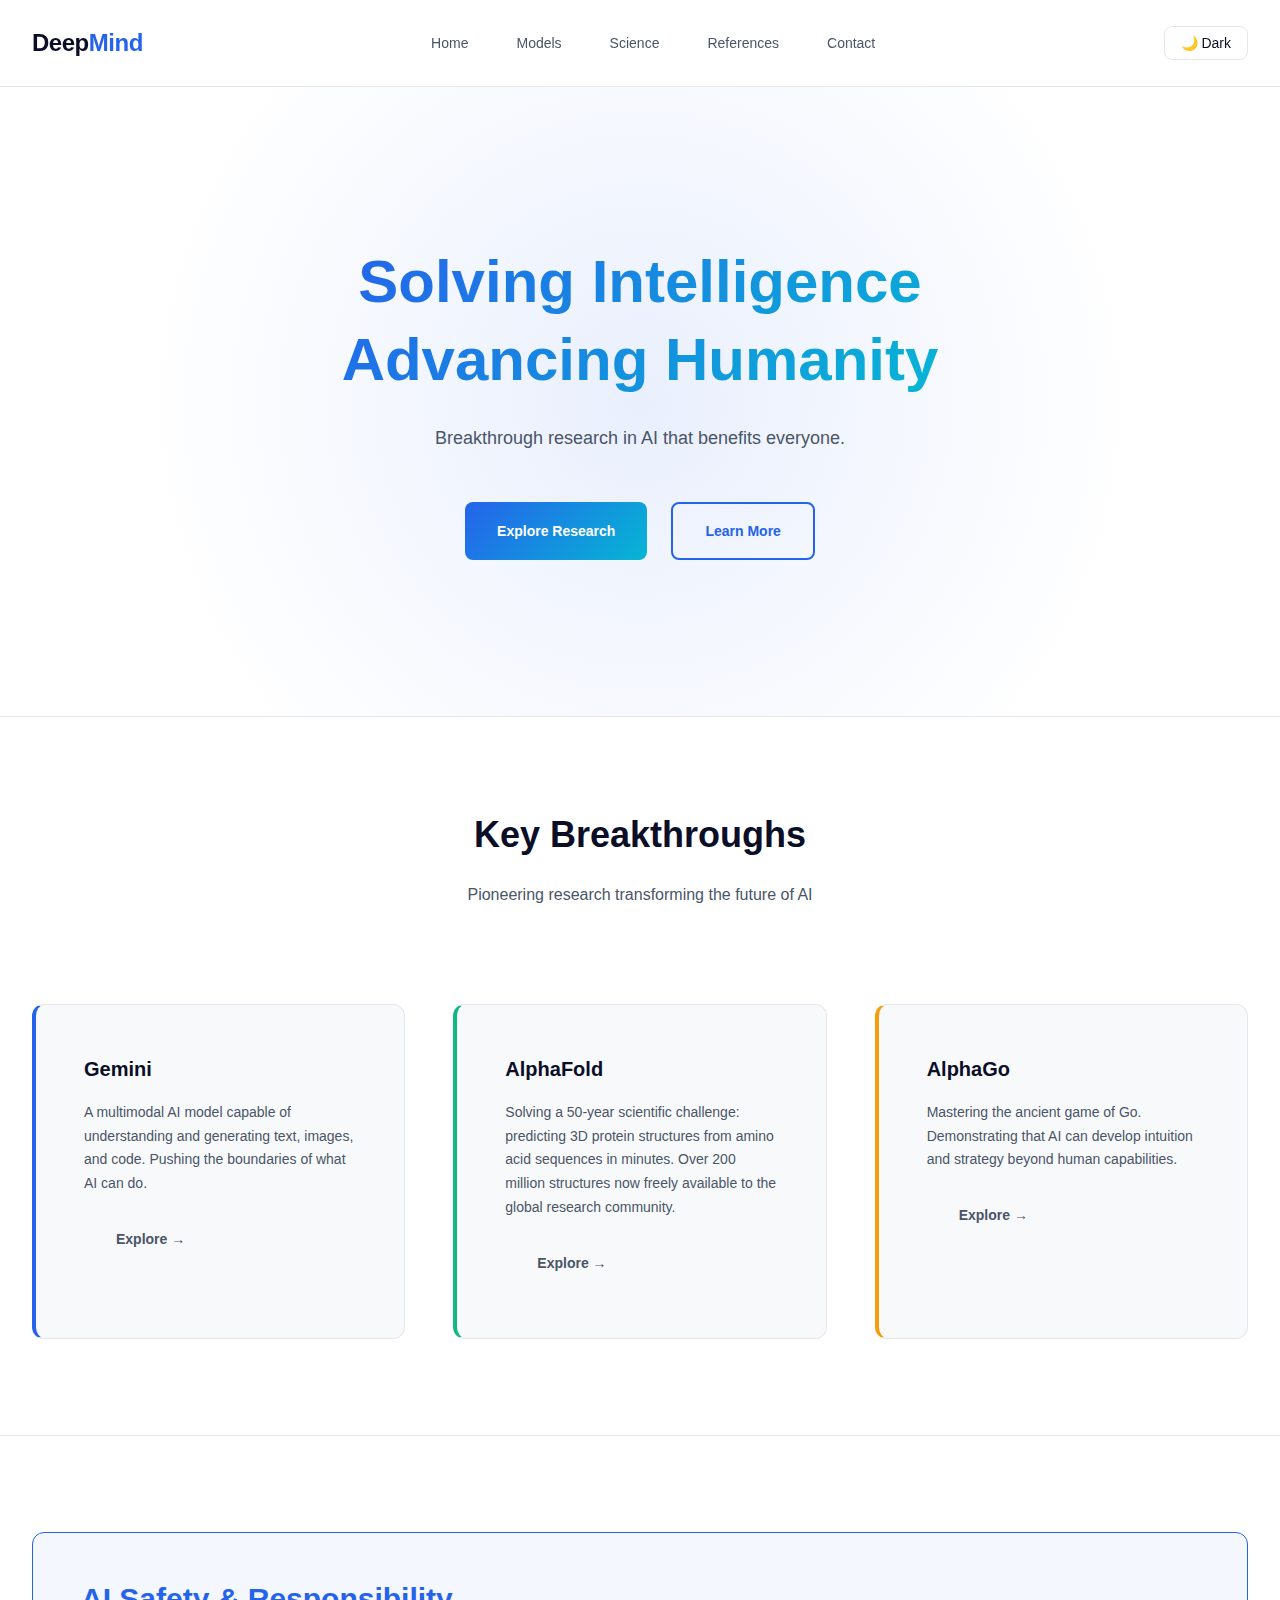
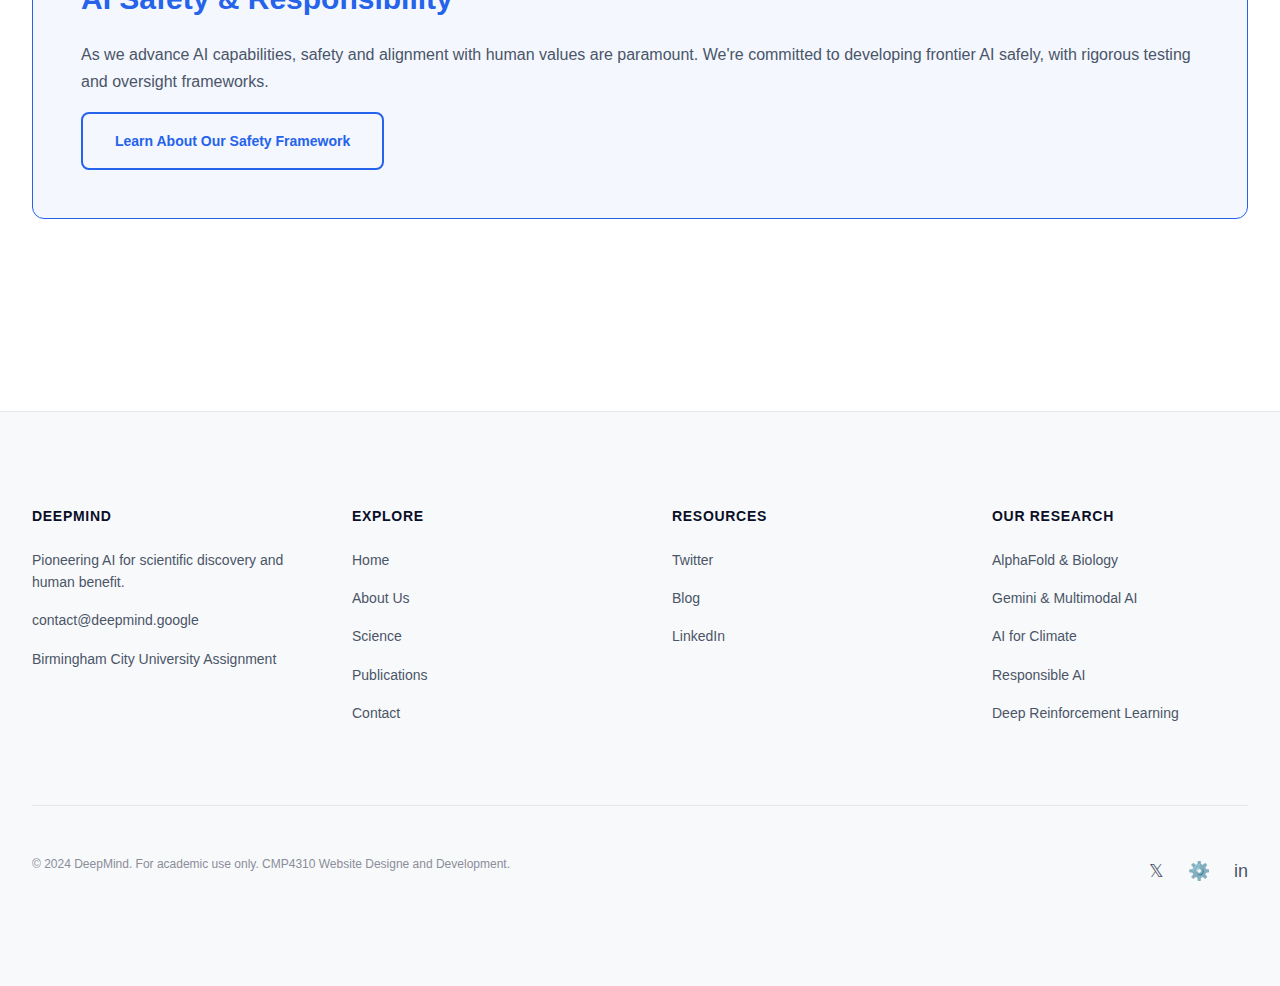
<file: index.html>
<!DOCTYPE html>
<html lang="en" data-theme="dark">
<head>
  <meta charset="UTF-8">
  <meta name="viewport" content="width=device-width, initial-scale=1.0">
  <meta name="description" content="DeepMind - Solving Intelligence. Advancing Humanity.">
  <meta property="og:title" content="DeepMind">
  <meta property="og:description" content="Solving Intelligence. Advancing Humanity.">
  <meta property="og:type" content="website">

  <title>DeepMind - Solving Intelligence. Advancing Humanity.</title>
  <link rel="stylesheet" href="css/styles.css">
</head>
<body>

  <!--HEADER / NAVIGATION -->
  <header>
    <div class="container">
      <div class="header-content">
        <a href="index.html">
          <div class="logo">Deep<span>Mind</span></div>
        </a>

        <nav>
          <ul>
            <li><a href="index.html" class="active">Home</a></li>
            <li><a href="pages/models.html">Models</a></li>
            <li><a href="pages/science.html">Science</a></li>
            <li><a href="pages/references.html">References</a></li>
            <li><a href="pages/contact.html">Contact</a></li>
          </ul>
        </nav>

        <div class="header-actions">
          <button class="theme-toggle">🌙 Dark</button>
          <button class="mobile-menu-hamburger">☰</button>
        </div>
      </div>
    </div>
  </header>

  <!--OPENING SECTION -->

  <section class="section hero">
    <div class="container">
      <div class="hero-content">
        <h1 class="hero-title">Solving Intelligence<br> Advancing Humanity </h1>
        <p class="hero-subtitle">Breakthrough research in AI that benefits everyone.</p>
        <div class="hero-cta">
        <a class="btn btn-primary" href="pages/science.html">Explore Research</a>
        <a class="btn btn-secondary" href="pages/models.html">Learn More</a>
        </div>
      </div>
    </div>
  </section>

  <!--KEY BREAKTHROUGHS SECTION -->
  
  <section class="section">
    <div class="container">
      <div style="text-align: center; margin-bottom: var(--spacing-4xl);">
        <h2>Key Breakthroughs</h2>
        <p>Pioneering research transforming the future of AI</p>
      </div>

      <div class="grid grid-3">


        <!-- Gemini Card -->


        <div class="card card-accent-blue">
          <div class="card-title">Gemini</div>
          <p class="card-text">
            A multimodal AI model capable of understanding and generating text, images, and code. Pushing the boundaries of what AI can do.
          </p>
          <a href="pages/models.html" class="btn btn-ghost">Explore →</a>
        </div>

        <!-- AlphaFold Card -->


        <div class="card card-accent-green">
          <div class="card-title">AlphaFold</div>
          <p class="card-text">
            Solving a 50-year scientific challenge: predicting 3D protein structures from amino acid sequences in minutes. Over 200 million structures now freely available to the global research community.
          </p>
          <a href="pages/science.html" class="btn btn-ghost">Explore →</a>
        </div>

        <!-- AlphaGo Card -->
        <div class="card card-accent-yellow">
          <div class="card-title">AlphaGo</div>
          <p class="card-text">
            Mastering the ancient game of Go. Demonstrating that AI can develop intuition and strategy beyond human capabilities.
          </p>
          <a href="https://deepmind.google/research/alphago/" class="btn btn-ghost" target="_blank">Explore →</a>
        </div>
      </div>
    </div>
  </section>

  <!--  SAFETY & RESPONSIBILITY CALLOUT -->

  <section class="section">
    <div class="container">
      <div class="card" style="border: 1px solid var(--color-accent-blue); background: rgba(37, 99, 235, 0.05);">
        <h3 style="color: var(--color-accent-blue);">AI Safety & Responsibility</h3>
        <p>
          As we advance AI capabilities, safety and alignment with human values are paramount. We're committed to developing frontier AI safely, with rigorous testing and oversight frameworks.
        </p>
        <a href="pages/models.html#safety" class="btn btn-secondary">Learn About Our Safety Framework</a>
      </div>
    </div>
  </section>

  <!--FOOTER -->
       
  <footer>
    <div class="container">
      <div class="footer-content">   
        <div class="footer-section">
          <h4>DeepMind</h4>
          <a href="#">Pioneering AI for scientific discovery and human benefit.</a>
          <a href="/pages/contact.html">contact@deepmind.google</a>
          <a href="#">Birmingham City University Assignment</a>
        </div>



        <div class="footer-section">
          <h4>Explore</h4>
          <a href="/index.html" class="active">Home</a>
          <a href="/pages/models.html">About Us</a>
          <a href="/pages/science.html">Science</a>
          <a href="/pages/references.html">Publications</a>
          <a href="/pages/contact.html">Contact</a>
        </div>

        <div class="footer-section">
          <h4>Resources</h4>
          <a href="#">Twitter</a>
          <a href="https://deepmind.google/blog/" target="_blank">Blog</a>
          <a href="#">LinkedIn</a>
        </div>

        <div class="footer-section">
          <h4>Our Research</h4>
          <a href="https://deepmind.google/science/alphafold/" target="_blank">AlphaFold & Biology</a>
          <a href="https://blog.google/products/gemini/gemini-3/" target="_blank">Gemini & Multimodal AI</a>
          <a href="https://deepmind.google/blog/alphaearth-foundations-helps-map-our-planet-in-unprecedented-detail/" target="_blank">AI for Climate</a>
          <a href="https://deepmind.google/responsibility-and-safety/" target="_blank">Responsible AI</a>
          <a href="https://blog.google/technology/ai/decade-deep-learning-and-whats-next/" target="_blank">Deep Reinforcement Learning</a>
        </div>
      </div>

      <div class="footer-bottom">
        <p class="footer-legal">
          © 2024 DeepMind. For academic use only. CMP4310 Website Designe and Development.
        </p>
        <div class="social-links">
          <a title="Twitter">𝕏</a>
          <a title="Blog">⚙️</a>
          <a title="LinkedIn">in</a>
        </div>
      </div>
    </div>
  </footer>

  <script src="js/main.js"></script>
</body>
</html>
</file>
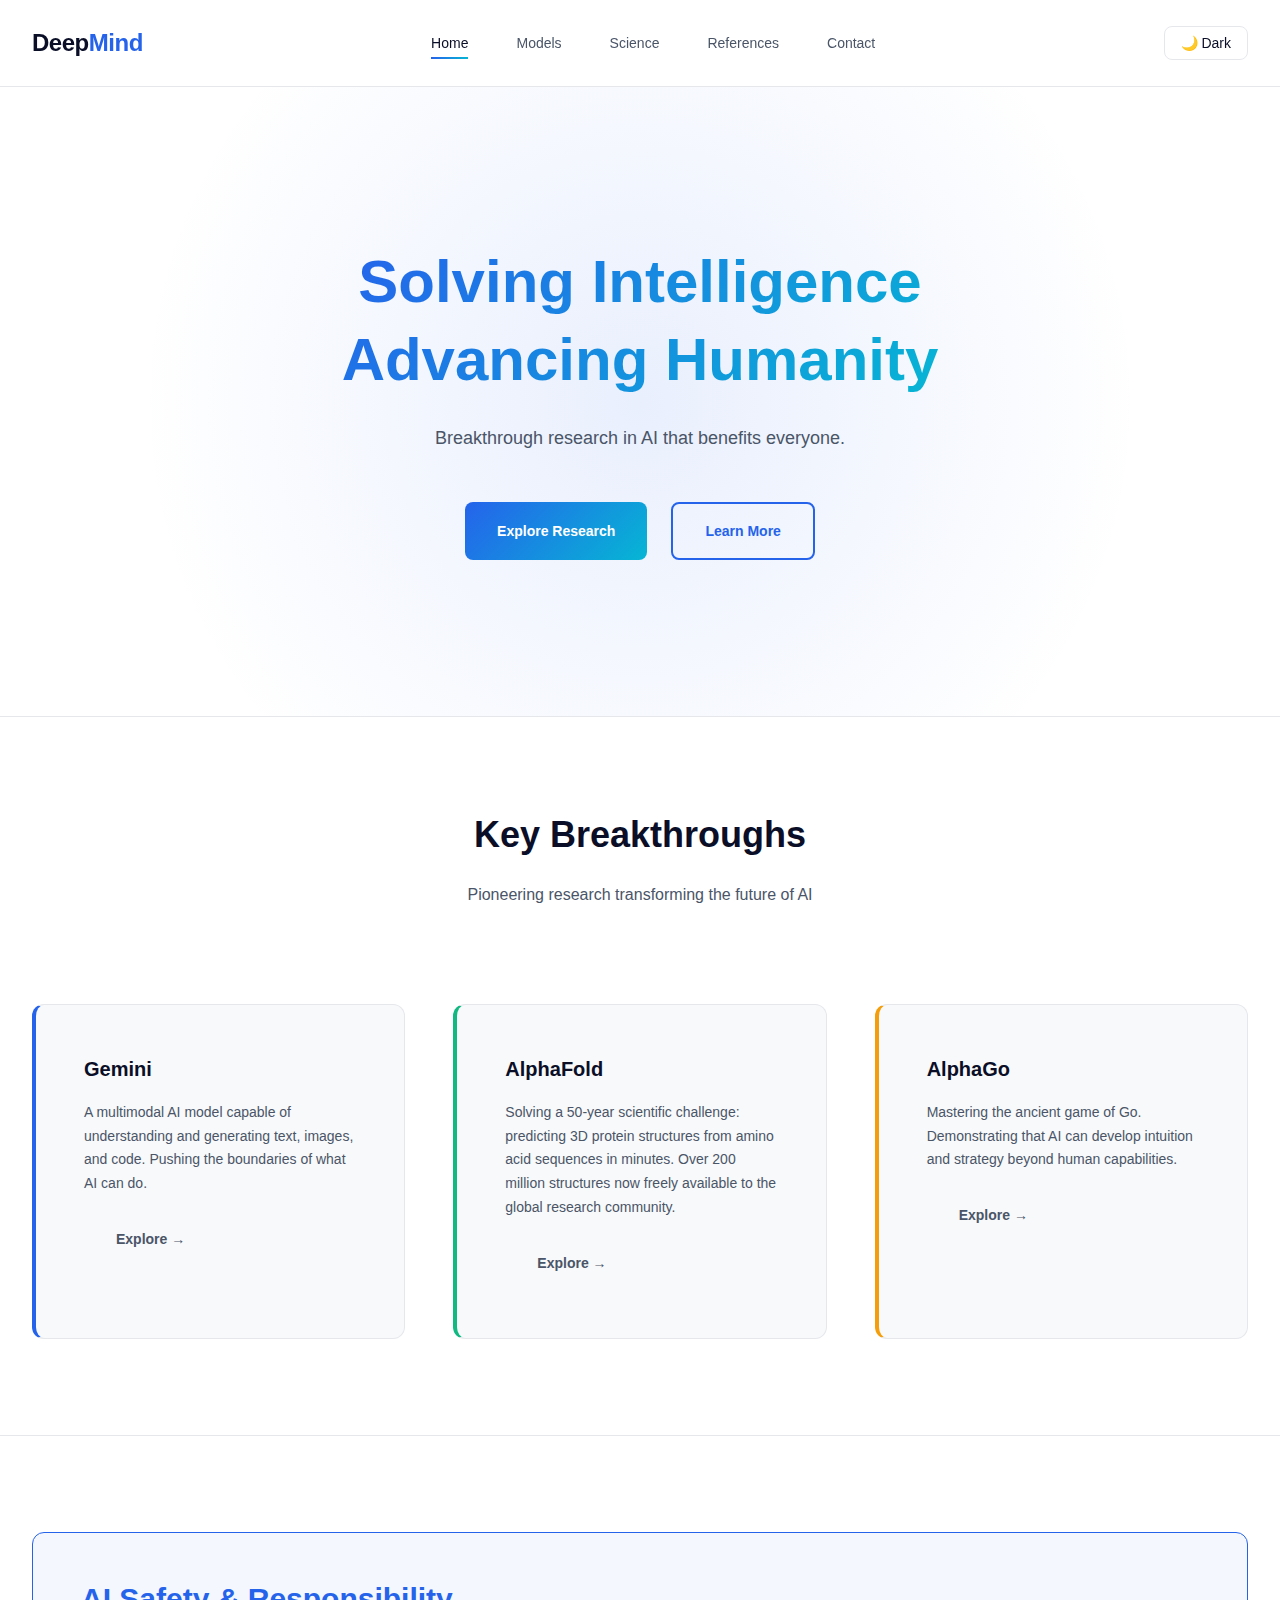
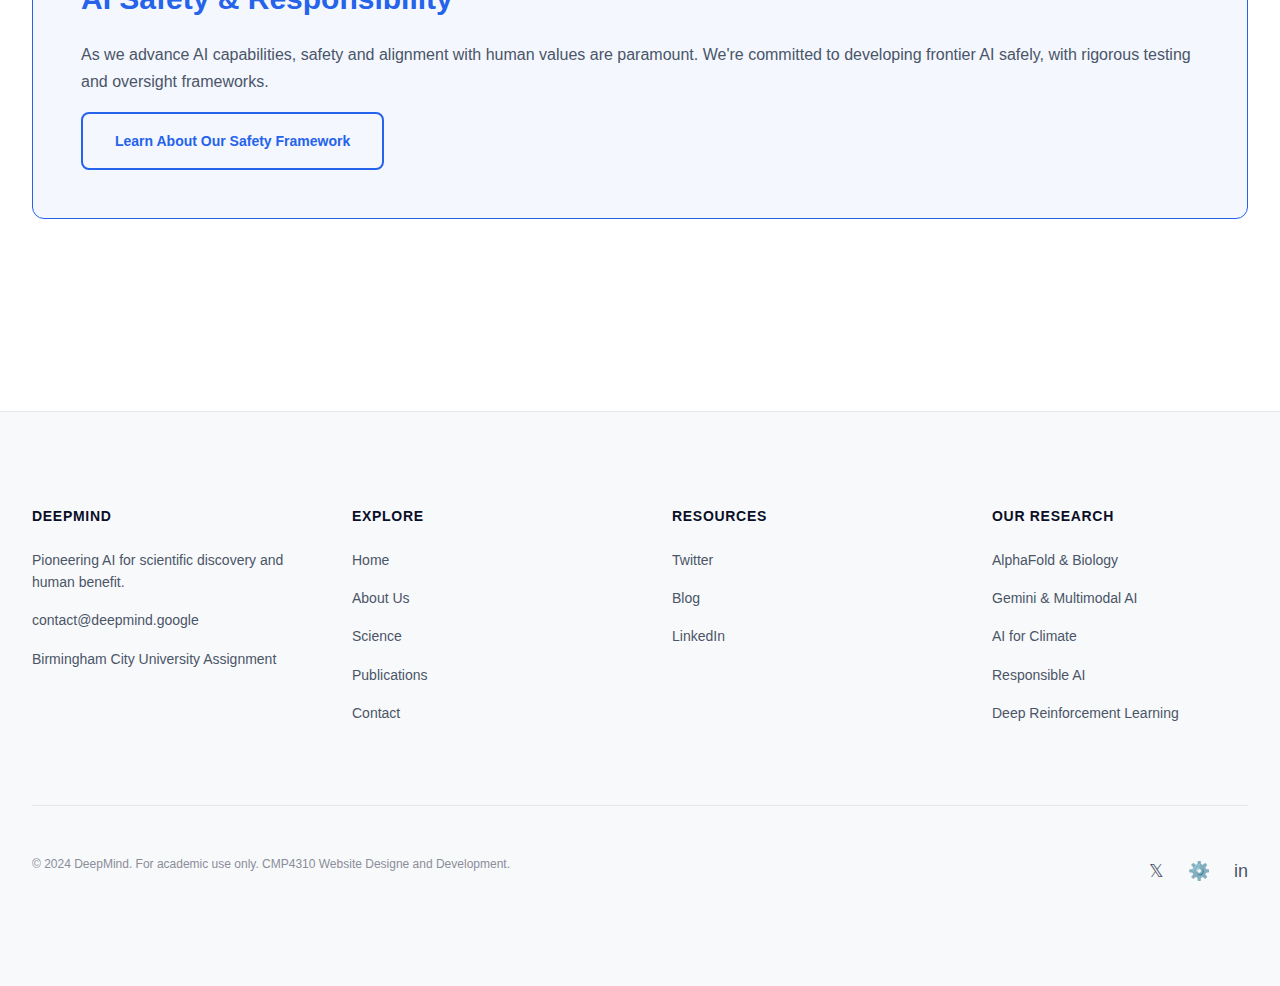
<file: 5_HTML/index.html>
<!DOCTYPE html>
<html lang="en" data-theme="dark">
<head>
  <meta charset="UTF-8">
  <meta name="viewport" content="width=device-width, initial-scale=1.0">
  <meta name="description" content="DeepMind - Solving Intelligence. Advancing Humanity.">
  <meta property="og:title" content="DeepMind">
  <meta property="og:description" content="Solving Intelligence. Advancing Humanity.">
  <meta property="og:type" content="website">

  <title>DeepMind - Solving Intelligence. Advancing Humanity.</title>
  <link rel="stylesheet" href="/Style/styles.css">
</head>
<body>

  <!--HEADER / NAVIGATION -->
  <header>
    <div class="container">
      <div class="header-content">
        <a href="/5_HTML/index.html">
          <div class="logo">Deep<span>Mind</span></div>
        </a>

        <nav>
          <ul>
            <li><a href="/5_HTML/index.html" class="active">Home</a></li>
            <li><a href="/5_HTML/models.html">Models</a></li>
            <li><a href="/5_HTML/science.html">Science</a></li>
            <li><a href="/5_HTML/references.html">References</a></li>
            <li><a href="/5_HTML/contact.html">Contact</a></li>
          </ul>
        </nav>

        <div class="header-actions">
          <button class="theme-toggle">🌙 Dark</button>
          <button class="mobile-menu-hamburger">☰</button>
        </div>
      </div>
    </div>
  </header>

  <!--OPENING SECTION -->

  <section class="section hero">
    <div class="container">
      <div class="hero-content">
        <h1 class="hero-title">Solving Intelligence<br> Advancing Humanity </h1>
        <p class="hero-subtitle">Breakthrough research in AI that benefits everyone.</p>
        <div class="hero-cta">
        <a class="btn btn-primary" href="/5_HTML/science.html">Explore Research</a>
        <a class="btn btn-secondary" href="/5_HTML/models.html">Learn More</a>
        </div>
      </div>
    </div>
  </section>

  <!--KEY BREAKTHROUGHS SECTION -->
  
  <section class="section">
    <div class="container">
      <div style="text-align: center; margin-bottom: var(--spacing-4xl);">
        <h2>Key Breakthroughs</h2>
        <p>Pioneering research transforming the future of AI</p>
      </div>

      <div class="grid grid-3">


        <!-- Gemini Card -->


        <div class="card card-accent-blue">
          <div class="card-title">Gemini</div>
          <p class="card-text">
            A multimodal AI model capable of understanding and generating text, images, and code. Pushing the boundaries of what AI can do.
          </p>
          <a href="/5_HTML/models.html" class="btn btn-ghost">Explore →</a>
        </div>

        <!-- AlphaFold Card -->


        <div class="card card-accent-green">
          <div class="card-title">AlphaFold</div>
          <p class="card-text">
            Solving a 50-year scientific challenge: predicting 3D protein structures from amino acid sequences in minutes. Over 200 million structures now freely available to the global research community.
          </p>
          <a href="/5_HTML/science.html" class="btn btn-ghost">Explore →</a>
        </div>

        <!-- AlphaGo Card -->
        <div class="card card-accent-yellow">
          <div class="card-title">AlphaGo</div>
          <p class="card-text">
            Mastering the ancient game of Go. Demonstrating that AI can develop intuition and strategy beyond human capabilities.
          </p>
          <a href="https://deepmind.google/research/alphago/" class="btn btn-ghost" target="_blank">Explore →</a>
        </div>
      </div>
    </div>
  </section>

  <!--  SAFETY & RESPONSIBILITY CALLOUT -->

  <section class="section">
    <div class="container">
      <div class="card" style="border: 1px solid var(--color-accent-blue); background: rgba(37, 99, 235, 0.05);">
        <h3 style="color: var(--color-accent-blue);">AI Safety & Responsibility</h3>
        <p>
          As we advance AI capabilities, safety and alignment with human values are paramount. We're committed to developing frontier AI safely, with rigorous testing and oversight frameworks.
        </p>
        <a href="/5_HTML/models.html#AIsafety" class="btn btn-secondary">Learn About Our Safety Framework</a>
      </div>
    </div>
  </section>

  <!--FOOTER -->
       
  <footer>
    <div class="container">
      <div class="footer-content">   
        <div class="footer-section">
          <h4>DeepMind</h4>
          <a href="#">Pioneering AI for scientific discovery and human benefit.</a>
          <a href="/5_HTML/contact.html">contact@deepmind.google</a>
          <a href="#">Birmingham City University Assignment</a>
        </div>



        <div class="footer-section">
          <h4>Explore</h4>
          <a href="/5_HTML/index.html" class="active">Home</a>
          <a href="/5_HTML/models.html">About Us</a>
          <a href="/5_HTML/science.html">Science</a>
          <a href="/5_HTML/references.html">Publications</a>
          <a href="/5_HTML/contact.html">Contact</a>
        </div>

        <div class="footer-section">
          <h4>Resources</h4>
          <a href="#">Twitter</a>
          <a href="https://deepmind.google/blog/" target="_blank">Blog</a>
          <a href="#">LinkedIn</a>
        </div>

        <div class="footer-section">
          <h4>Our Research</h4>
          <a href="https://deepmind.google/science/alphafold/" target="_blank">AlphaFold & Biology</a>
          <a href="https://blog.google/products/gemini/gemini-3/" target="_blank">Gemini & Multimodal AI</a>
          <a href="https://deepmind.google/blog/alphaearth-foundations-helps-map-our-planet-in-unprecedented-detail/" target="_blank">AI for Climate</a>
          <a href="https://deepmind.google/responsibility-and-safety/" target="_blank">Responsible AI</a>
          <a href="https://blog.google/technology/ai/decade-deep-learning-and-whats-next/" target="_blank">Deep Reinforcement Learning</a>
        </div>
      </div>

      <div class="footer-bottom">
        <p class="footer-legal">
          © 2024 DeepMind. For academic use only. CMP4310 Website Designe and Development.
        </p>
        <div class="social-links">
          <a title="Twitter">𝕏</a>
          <a title="Blog">⚙️</a>
          <a title="LinkedIn">in</a>
        </div>
      </div>
    </div>
  </footer>

  <script src="/Script/main.js"></script>
</body>
</html>
</file>
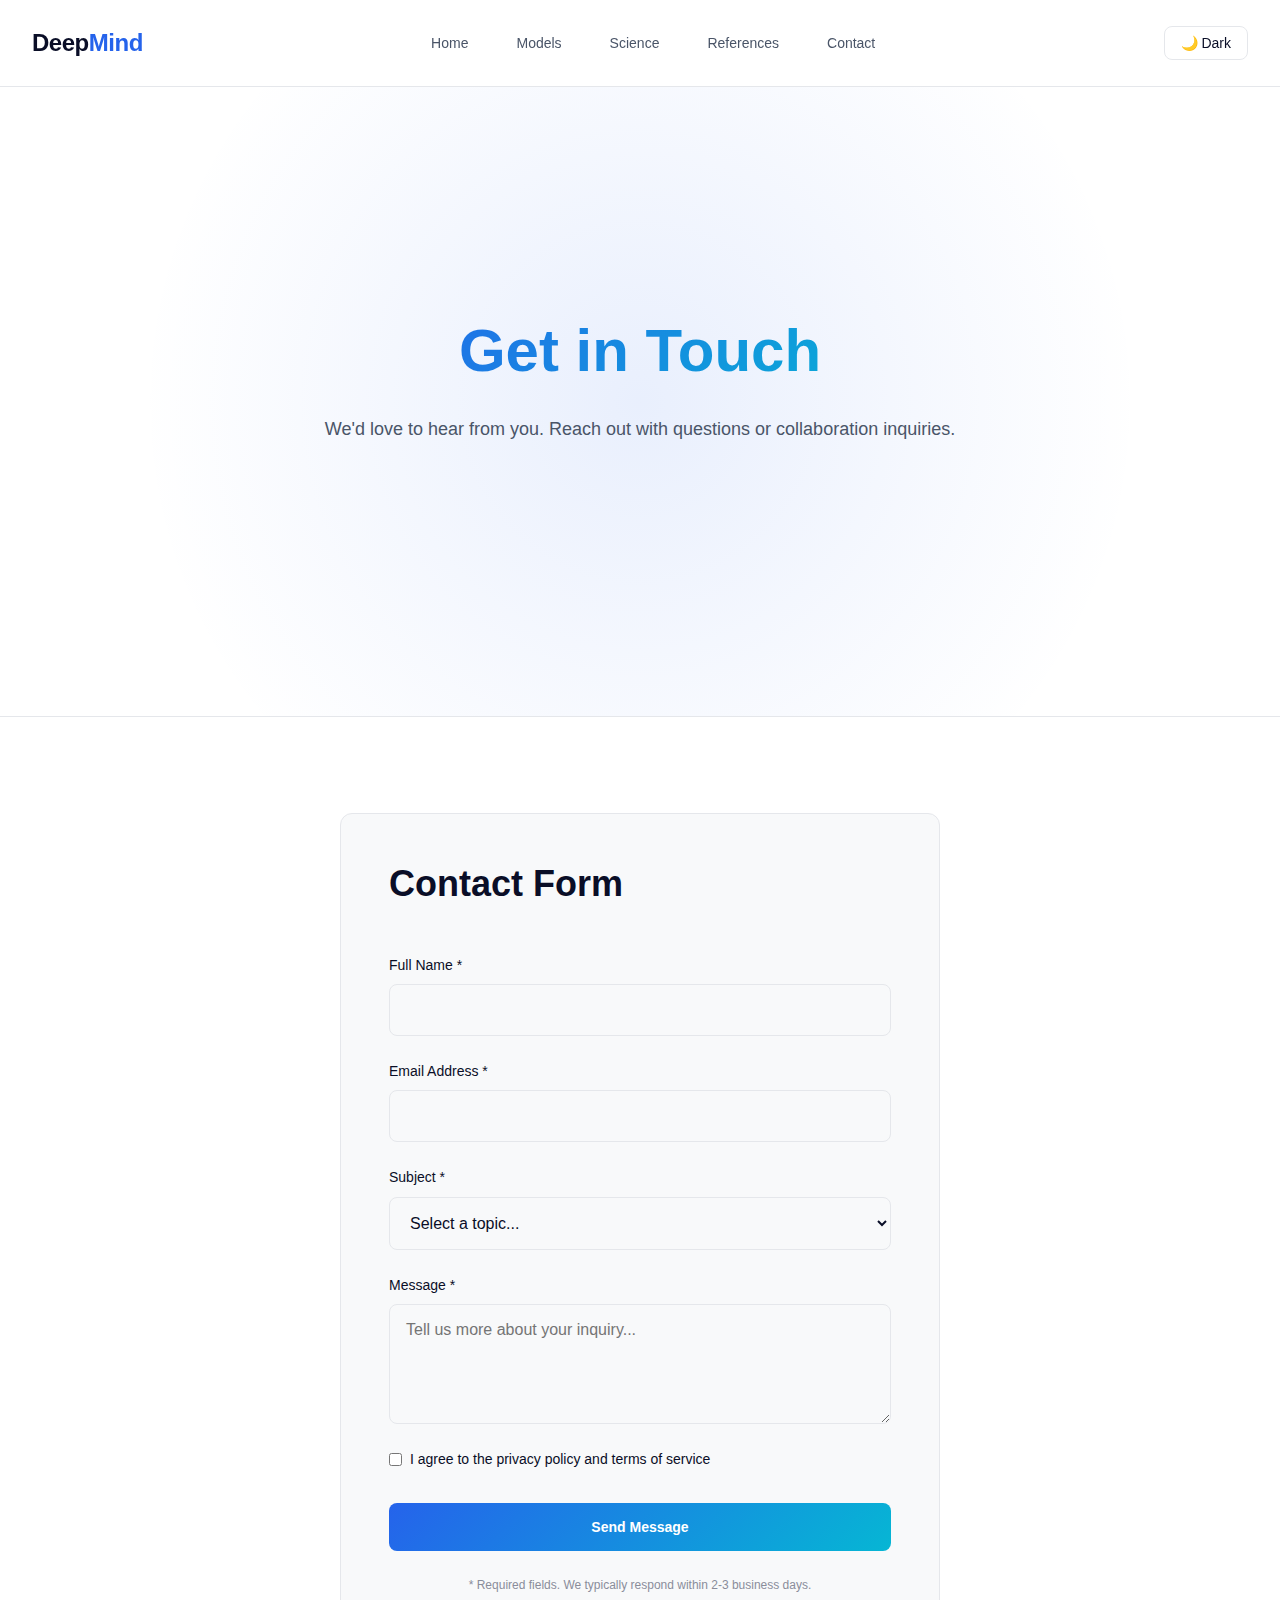
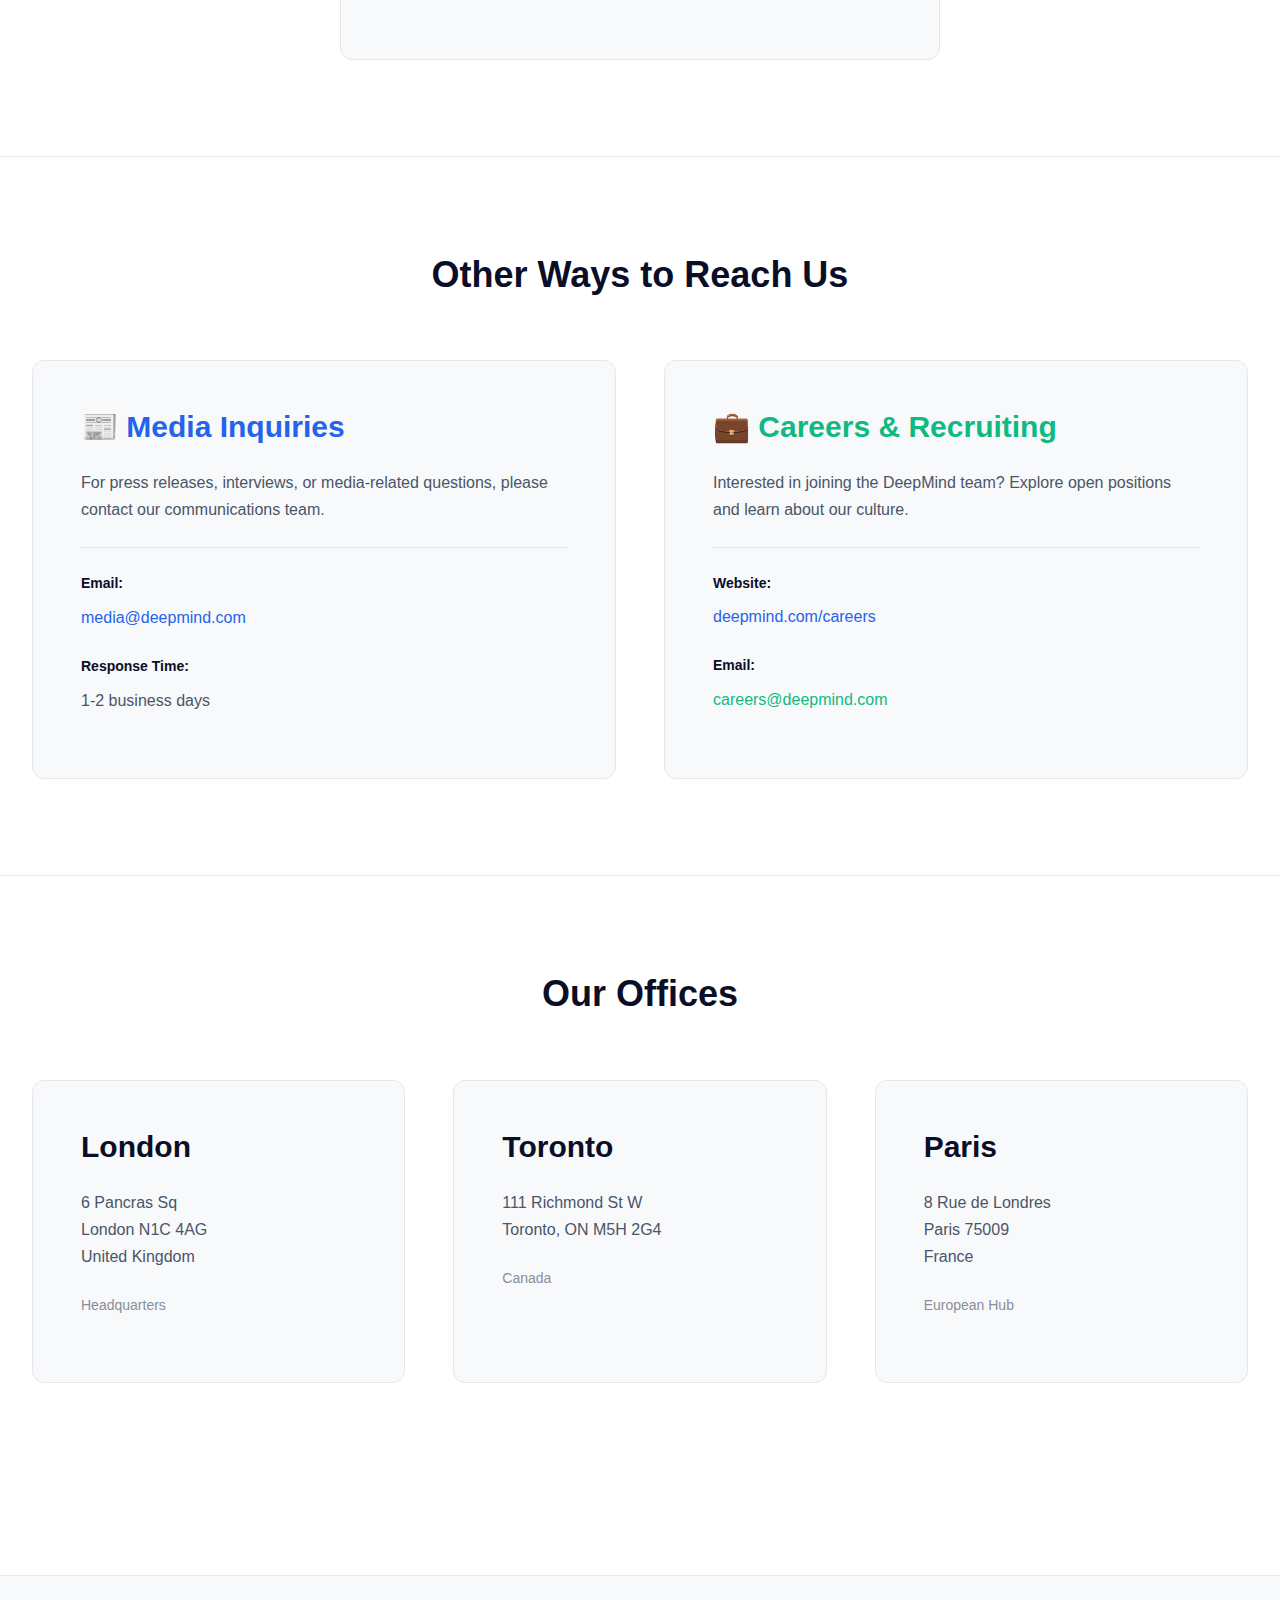
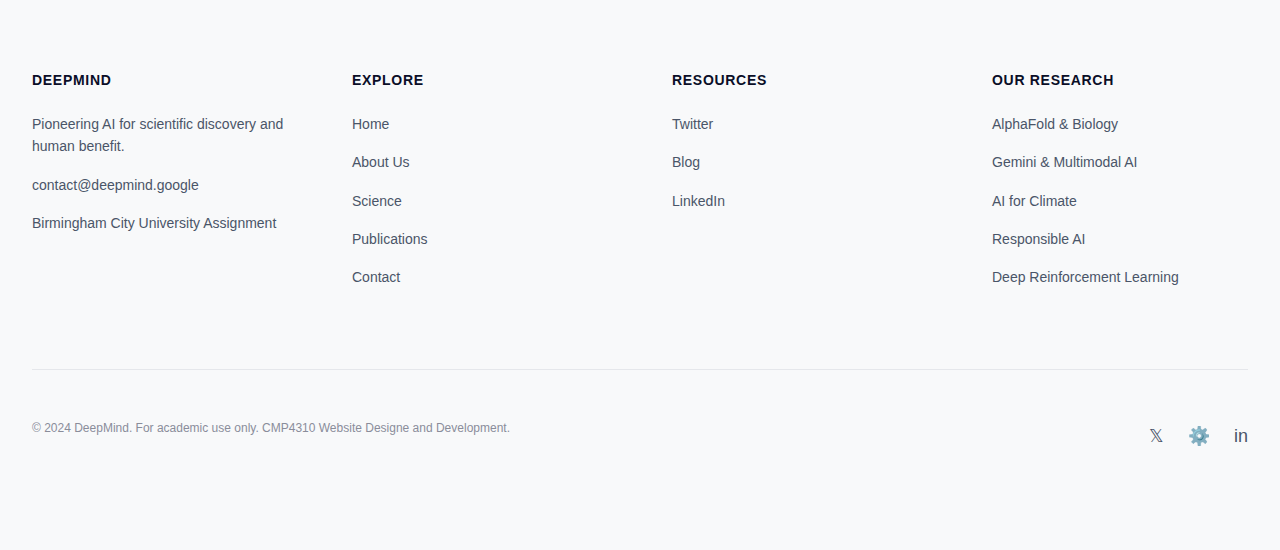
<file: 5 HTML/contact.html>
<!DOCTYPE html>
<html lang="en" data-theme="dark">
<head>
  <meta charset="UTF-8">
  <meta name="viewport" content="width=device-width, initial-scale=1.0">
  <meta name="description" content="Contact DeepMind - Get in touch with our team.">
  <meta property="og:title" content="Contact DeepMind">
  <meta property="og:description" content="Reach out to the DeepMind team.">

  <title>Contact - DeepMind</title>
  <link rel="stylesheet" href="/Style/styles.css">
</head>
<body>

  <!-- #
       HEADER / NAVIGATION
       # -->
  <header>
    <div class="container">
      <div class="header-content">
        <a href="/5 HTML/index.html" class="logo-link">
          <div class="logo">Deep<span>Mind</span></div>
        </a>

        <nav>
          <ul>
            <li><a href="/5 HTML/index.html">Home</a></li>
            <li><a href="/5 HTML/models.html">Models</a></li>
            <li><a href="/5 HTML/science.html">Science</a></li>
            <li><a href="/5 HTML/references.html">References</a></li>
            <li><a href="/5 HTML/contact.html" class="active">Contact</a></li>
          </ul>
        </nav>

        <div class="header-actions">
          <button class="theme-toggle">🌙 Dark</button>
          <button class="mobile-menu-hamburger">☰</button>
        </div>
      </div>
    </div>
  </header>

  <!-- #
       HERO SECTION
       # -->
  <section class="section hero">
    <div class="container">
      <div class="hero-content">
        <h1 class="hero-title">Get in Touch</h1>
        <p class="hero-subtitle">We'd love to hear from you. Reach out with questions or collaboration inquiries.</p>
      </div>
    </div>
  </section>

  <!-- #
       CONTACT FORM SECTION
       # -->
  <section class="section">
    <div class="container">
      <div style="max-width: 600px; margin: 0 auto;">
        <div class="card">
          <h2 style="margin-bottom: var(--spacing-2xl);">Contact Form</h2>

          <form>
            <div class="form-group">
              <label for="name">Full Name *</label>
              <input type="text" id="name" name="name" required>
            </div>

            <div class="form-group">
              <label for="email">Email Address *</label>
              <input type="email" id="email" name="email" required>
            </div>

            <div class="form-group">
              <label for="subject">Subject *</label>
              <select id="subject" name="subject" required>
                <option value="">Select a topic...</option>
                <option value="collaboration">Research Collaboration</option>
                <option value="media">Media Inquiry</option>
                <option value="careers">Careers</option>
                <option value="partnership">Partnership</option>
                <option value="feedback">Feedback</option>
                <option value="other">Other</option>
              </select>
            </div>

            <div class="form-group">
              <label for="message">Message *</label>
              <textarea id="message" name="message" required placeholder="Tell us more about your inquiry..."></textarea>
            </div>

            <div class="form-group">
              <label style="display: flex; align-items: center; gap: var(--spacing-sm);">
                <input type="checkbox" name="privacy" required>
                <span>I agree to the privacy policy and terms of service</span>
              </label>
            </div>

            <button type="submit" class="btn btn-primary" style="width: 100%; justify-content: center;">Send Message</button>
          </form>

          <p style="font-size: var(--font-size-xs); color: var(--color-text-muted); margin-top: var(--spacing-lg); text-align: center;">
            * Required fields. We typically respond within 2-3 business days.
          </p>
        </div>
      </div>
    </div>
  </section>

  <!-- #
       ALTERNATIVE CONTACT OPTIONS
       # -->
  <section class="section">
    <div class="container">
      <h2 style="text-align: center; margin-bottom: var(--spacing-3xl);">Other Ways to Reach Us</h2>

      <div class="grid grid-2">
        <!-- Media Inquiries Card -->
        <div class="card">
          <h3 style="color: var(--color-accent-blue); margin-bottom: var(--spacing-lg);">📰 Media Inquiries</h3>
          <p>
            For press releases, interviews, or media-related questions, please contact our communications team.
          </p>
          <div style="margin-top: var(--spacing-lg); padding-top: var(--spacing-lg); border-top: 1px solid var(--color-border);">
            <p style="color: var(--color-text-secondary); font-size: var(--font-size-sm); margin-bottom: var(--spacing-sm);">
              <strong>Email:</strong>
            </p>
            <p style="color: var(--color-accent-blue); margin-bottom: var(--spacing-lg);">
              media@deepmind.com
            </p>
            <p style="color: var(--color-text-secondary); font-size: var(--font-size-sm); margin-bottom: var(--spacing-sm);">
              <strong>Response Time:</strong>
            </p>
            <p style="color: var(--color-text-secondary);">
              1-2 business days
            </p>
          </div>
        </div>

        <!-- Careers Card -->
        <div class="card">
          <h3 style="color: var(--color-accent-green); margin-bottom: var(--spacing-lg);">💼 Careers & Recruiting</h3>
          <p>
            Interested in joining the DeepMind team? Explore open positions and learn about our culture.
          </p>
          <div style="margin-top: var(--spacing-lg); padding-top: var(--spacing-lg); border-top: 1px solid var(--color-border);">
            <p style="color: var(--color-text-secondary); font-size: var(--font-size-sm); margin-bottom: var(--spacing-sm);">
              <strong>Website:</strong>
            </p>
            <a href="#" style="color: var(--color-accent-blue); display: block; margin-bottom: var(--spacing-lg);">
              deepmind.com/careers
            </a>
            <p style="color: var(--color-text-secondary); font-size: var(--font-size-sm); margin-bottom: var(--spacing-sm);">
              <strong>Email:</strong>
            </p>
            <p style="color: var(--color-accent-green);">
              careers@deepmind.com
            </p>
          </div>
        </div>
      </div>
    </div>
  </section>

  <!-- #
       OFFICE LOCATIONS
    #-->
  <section class="section">
    <div class="container">
      <h2 style="text-align: center; margin-bottom: var(--spacing-3xl);">Our Offices</h2>

      <div class="grid grid-3">
        <div class="card">
          <h3> London</h3>
          <p style="margin-top: var(--spacing-md); color: var(--color-text-secondary);">
            6 Pancras Sq<br>
            London N1C 4AG<br>
            United Kingdom
          </p>
          <p style="margin-top: var(--spacing-lg); color: var(--color-text-muted); font-size: var(--font-size-sm);">
            Headquarters
          </p>
        </div>

        <div class="card">
          <h3> Toronto</h3>
          <p style="margin-top: var(--spacing-md); color: var(--color-text-secondary);">
            111 Richmond St W<br>
            Toronto, ON M5H 2G4
          </p>
          <p style="margin-top: var(--spacing-lg); color: var(--color-text-muted); font-size: var(--font-size-sm);">
            Canada
          </p>
        </div>

        <div class="card">
          <h3> Paris</h3>
          <p style="margin-top: var(--spacing-md); color: var(--color-text-secondary);">
            8 Rue de Londres<br>
            Paris 75009<br>
            France
          </p>
          <p style="margin-top: var(--spacing-lg); color: var(--color-text-muted); font-size: var(--font-size-sm);">
            European Hub
          </p>
        </div>
      </div>
    </div>
  </section>


  <!-- FOOTER -->

  <footer>
    <div class="container">
      <div class="footer-content">   
        <div class="footer-section">
          <h4>DeepMind</h4>
          <a href="#">Pioneering AI for scientific discovery and human benefit.</a>
          <a href="/5 HTML/contact.html">contact@deepmind.google</a>
          <a href="#">Birmingham City University Assignment</a>
        </div>



        <div class="footer-section">
          <h4>Explore</h4>
          <a href="/5 HTML/index.html" class="active">Home</a>
          <a href="/5 HTML/models.html">About Us</a>
          <a href="/5 HTML/science.html">Science</a>
          <a href="/5 HTML/references.html">Publications</a>
          <a href="/5 HTML/contact.html">Contact</a>
        </div>

        <div class="footer-section">
          <h4>Resources</h4>
          <a href="#">Twitter</a>
          <a href="https://deepmind.google/blog/" target="_blank">Blog</a>
          <a href="#">LinkedIn</a>
        </div>

        <div class="footer-section">
          <h4>Our Research</h4>
          <a href="https://deepmind.google/science/alphafold/" target="_blank">AlphaFold & Biology</a>
          <a href="https://blog.google/products/gemini/gemini-3/" target="_blank">Gemini & Multimodal AI</a>
          <a href="https://deepmind.google/blog/alphaearth-foundations-helps-map-our-planet-in-unprecedented-detail/" target="_blank">AI for Climate</a>
          <a href="https://deepmind.google/responsibility-and-safety/" target="_blank">Responsible AI</a>
          <a href="https://blog.google/technology/ai/decade-deep-learning-and-whats-next/" target="_blank">Deep Reinforcement Learning</a>
        </div>
      </div>

      <div class="footer-bottom">
        <p class="footer-legal">
          © 2024 DeepMind. For academic use only. CMP4310 Website Designe and Development.
        </p>
        <div class="social-links">
          <a title="Twitter">𝕏</a>
          <a title="Blog">⚙️</a>
          <a title="LinkedIn">in</a>
        </div>
      </div>
    </div>
  </footer>

  <script src="/Script/main.js"></script>
</body>
</html>
</file>
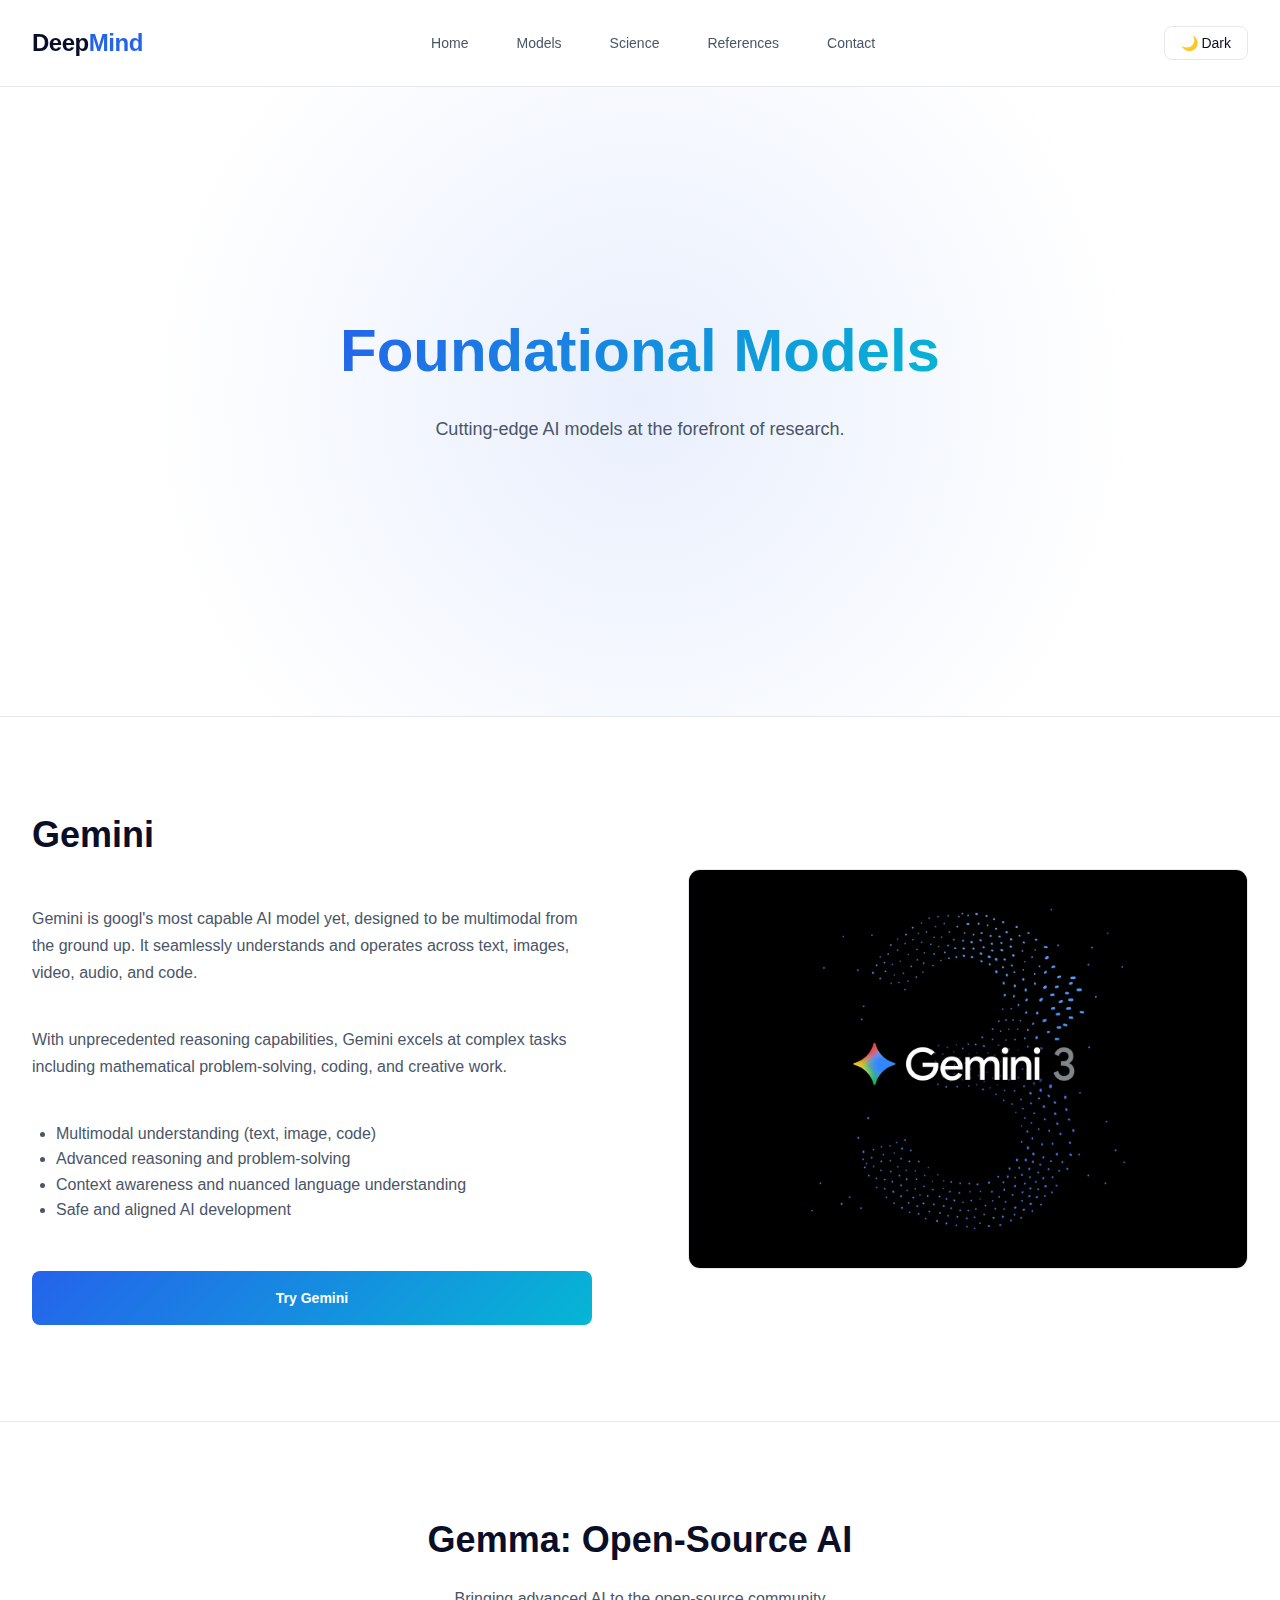
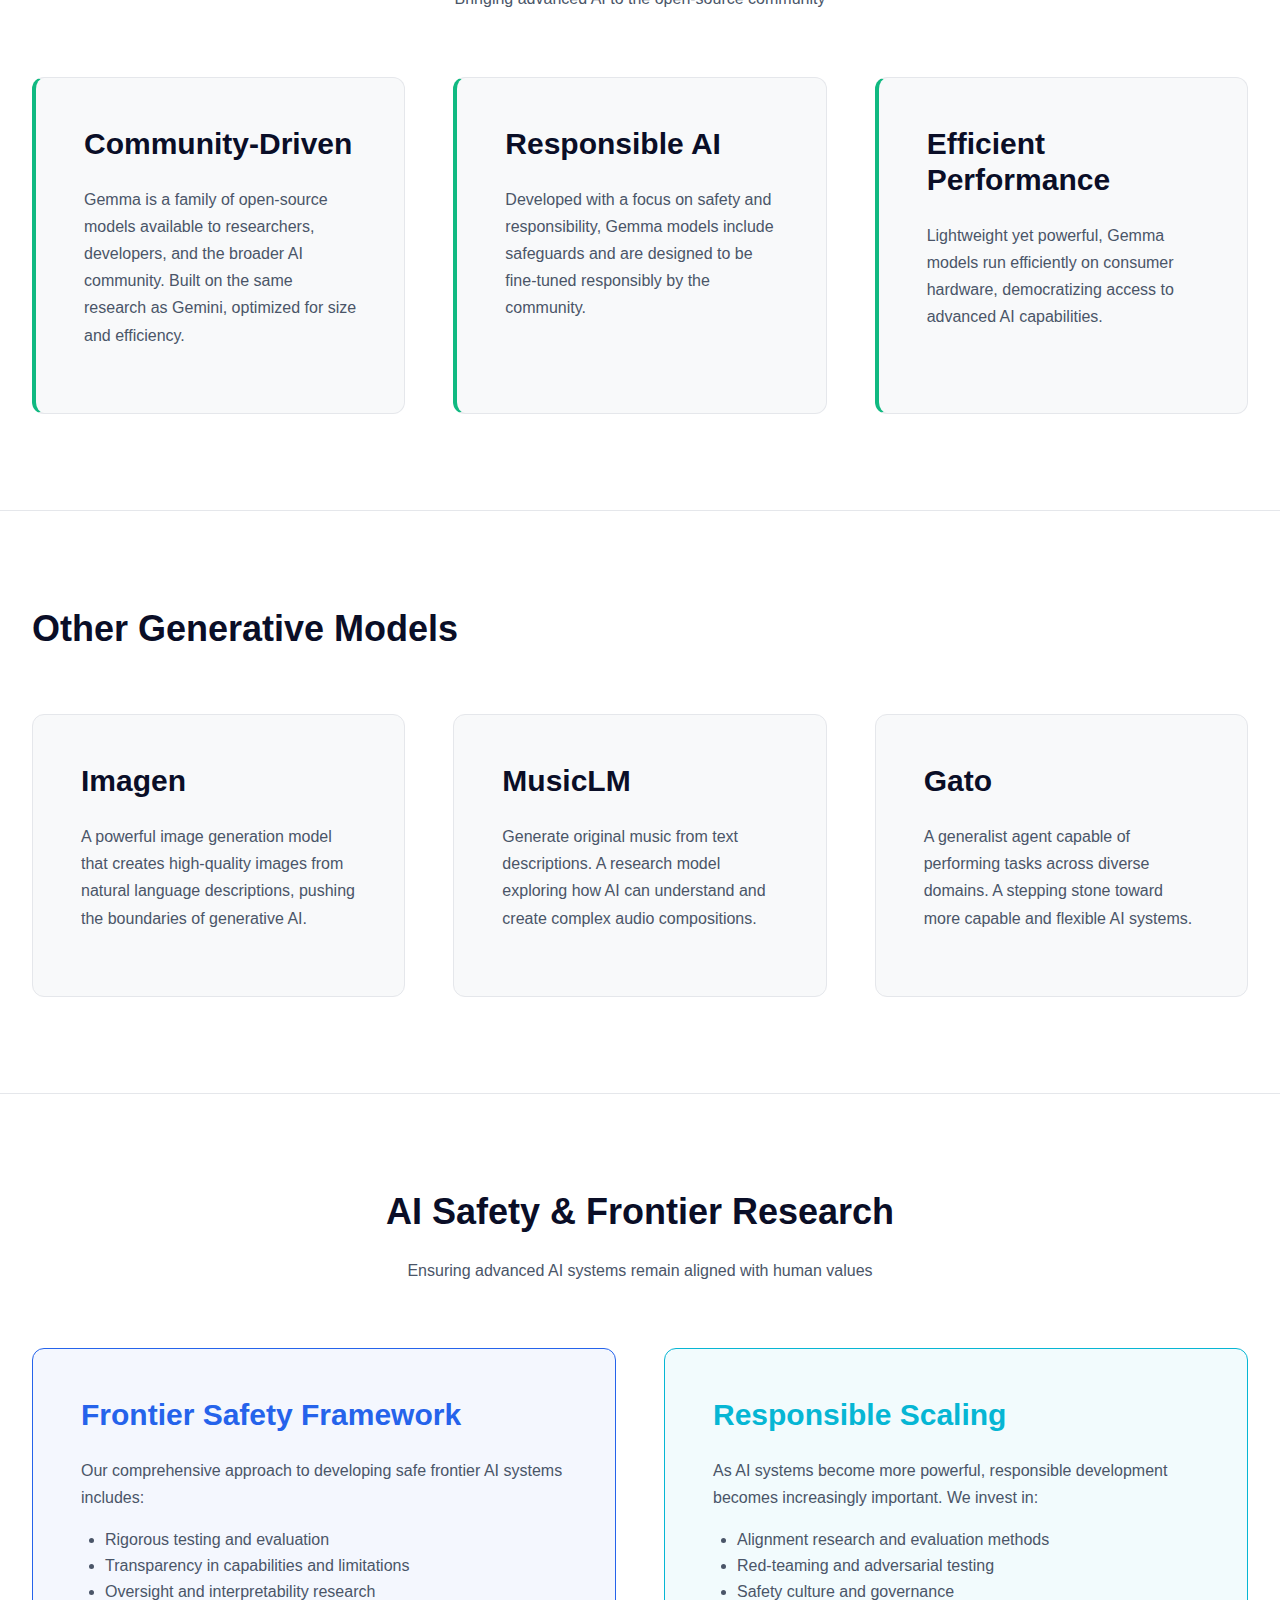
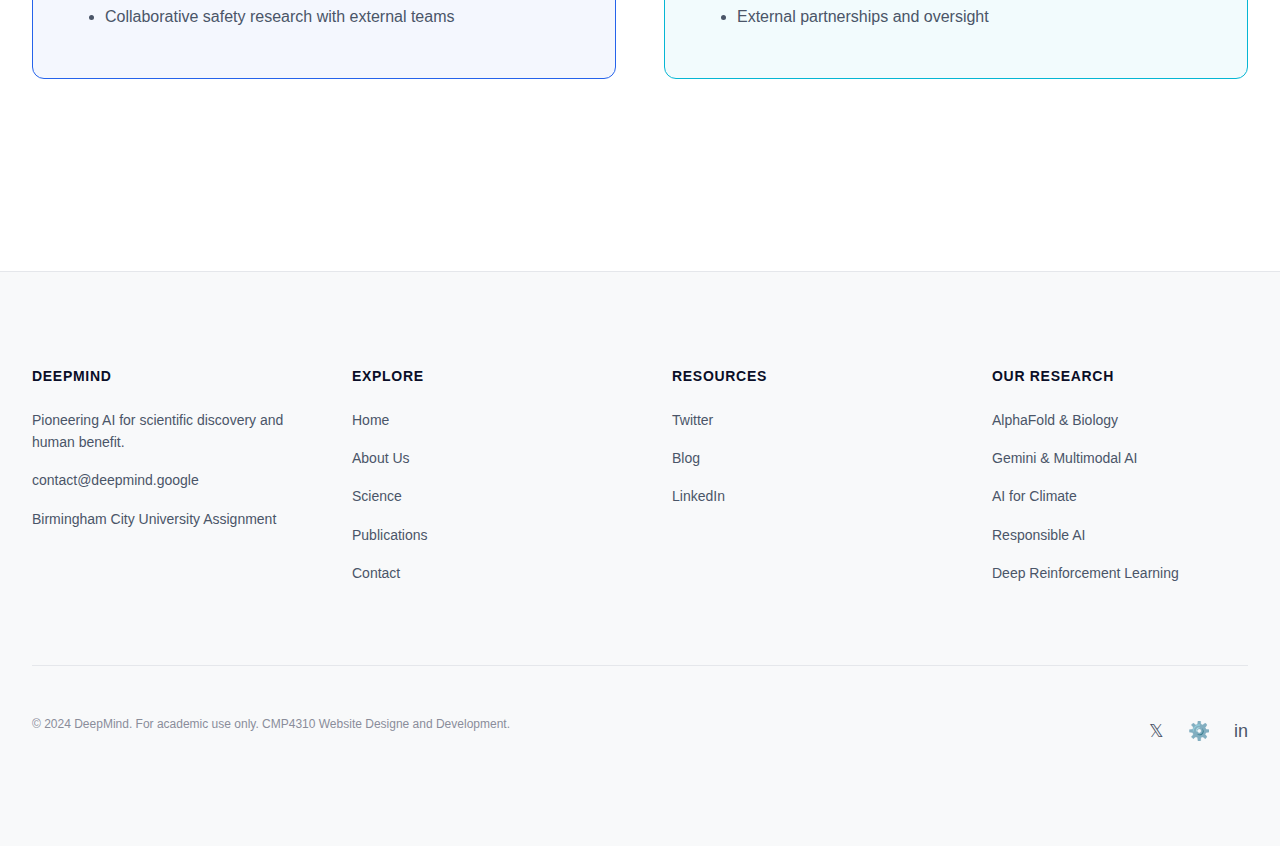
<file: 5 HTML/models.html>
<!DOCTYPE html>
<html lang="en" data-theme="dark">
<head>
  <meta charset="UTF-8">
  <meta name="viewport" content="width=device-width, initial-scale=1.0">
  <meta name="description" content="DeepMind Foundational Models - Gemini, Gemma, and more.">
  <meta property="og:title" content="DeepMind Models">
  <meta property="og:description" content="Explore our foundational models.">

  <title>Models - DeepMind</title>
  <link rel="stylesheet" href="/Style/styles.css">
</head>
<body>

  <!-- #
       HEADER / NAVIGATION
    # -->
  <header>
    <div class="container">
      <div class="header-content">
        <a href="/5 HTML/index.html" class="logo-link">
          <div class="logo">Deep<span>Mind</span></div>
        </a>

        <nav>
          <ul>
            <li><a href="/5 HTML/index.html">Home</a></li>
            <li><a href="/5 HTML/models.html">Models</a></li>
            <li><a href="/5 HTML/science.html">Science</a></li>
            <li><a href="/5 HTML/references.html">References</a></li>
            <li><a href="/5 HTML/contact.html" class="active">Contact</a></li>
          </ul>
        </nav>

        <div class="header-actions">
          <button class="theme-toggle">🌙 Dark</button>
          <button class="mobile-menu-hamburger">☰</button>
        </div>
      </div>
    </div>
  </header>

  <section class="section hero">
    <div class="container">
      <div class="hero-content">
        <h1 class="hero-title">Foundational Models</h1>
        <p class="hero-subtitle">Cutting-edge AI models at the forefront of research.</p>
      </div>
    </div>
  </section>

  <!-- #
       GEMINI SECTION 
       # -->
  <section class="section">
    <div class="container">
      <div class="split-section">
        <div class="split-content">
          <h2>Gemini</h2>
          <p>
            Gemini is googl's most capable AI model yet, designed to be multimodal from the ground up. It seamlessly understands and operates across text, images, video, audio, and code.
          </p>
          <p>
            With unprecedented reasoning capabilities, Gemini excels at complex tasks including mathematical problem-solving, coding, and creative work.
          </p>
          <ul style="margin-left: var(--spacing-lg); color: var(--color-text-secondary);">
            <li>Multimodal understanding (text, image, code)</li>
            <li>Advanced reasoning and problem-solving</li>
            <li>Context awareness and nuanced language understanding</li>
            <li>Safe and aligned AI development</li>
          </ul>
          <a class="btn btn-primary" href="https://gemini.google/us/about/?hl=en" style="margin-top: var(--spacing-lg);" target="_blank">Try Gemini</a>
        </div>


        <div class="split-media" 
             style="width:100%; aspect-ratio: 16/9; overflow:hidden;">
          <img src="/Images/images/Gemini.webp" style="width:100%; height:100%; object-fit:cover;">
        </div>
      </div>
    </div>
  </section>





  <!-- #
       GEMMA SECTION
      # -->
  <section class="section">
    <div class="container">
      <div style="text-align: center; margin-bottom: var(--spacing-3xl);">
        <h2>Gemma: Open-Source AI</h2>
        <p>Bringing advanced AI to the open-source community</p>
      </div>

      <div class="grid grid-2">
        <div class="card card-accent-green">
          <h3>Community-Driven</h3>
          <p>
            Gemma is a family of open-source models available to researchers, developers, and the broader AI community. Built on the same research as Gemini, optimized for size and efficiency.
          </p>
        </div>

        <div class="card card-accent-green">
          <h3>Responsible AI</h3>
          <p>
            Developed with a focus on safety and responsibility, Gemma models include safeguards and are designed to be fine-tuned responsibly by the community.
          </p>
        </div>

        <div class="card card-accent-green">
          <h3>Efficient Performance</h3>
          <p>
            Lightweight yet powerful, Gemma models run efficiently on consumer hardware, democratizing access to advanced AI capabilities.
          </p>
        </div>
      </div>
    </div>
  </section>

  <!-- #
       OTHER GENERATIVE MODELS SECTION
       # -->
  <section class="section">
    <div class="container">
      <h2 style="margin-bottom: var(--spacing-3xl);">Other Generative Models</h2>


      <div class="grid grid-3">
        <div class="card">
          <h3>Imagen</h3>
          <p>
            A powerful image generation model that creates high-quality images from natural language descriptions, pushing the boundaries of generative AI.
          </p>
        </div>

        <div class="card">
          <h3>MusicLM</h3>
          <p>
            Generate original music from text descriptions. A research model exploring how AI can understand and create complex audio compositions.
          </p>
        </div>

        <div class="card">
          <h3>Gato</h3>
          <p>
            A generalist agent capable of performing tasks across diverse domains. A stepping stone toward more capable and flexible AI systems.
          </p>
        </div>
      </div>
    </div>
  </section>

  <!-- #
       AI SAFETY SECTION
       # -->
  <section class="section" id="safety">
    <div class="container">
      <div style="text-align: center; margin-bottom: var(--spacing-3xl);">
        <h2>AI Safety & Frontier Research</h2>
        <p>Ensuring advanced AI systems remain aligned with human values</p>
      </div>

      <div class="grid grid-2">
        <div class="card" style="border: 1px solid var(--color-accent-blue); background: rgba(37, 99, 235, 0.05);">
          <h3 style="color: var(--color-accent-blue);">Frontier Safety Framework</h3>
          <p>
            Our comprehensive approach to developing safe frontier AI systems includes:
          </p>
          <ul style="margin-left: var(--spacing-lg); color: var(--color-text-secondary); margin-top: var(--spacing-md);">
            <li>Rigorous testing and evaluation</li>
            <li>Transparency in capabilities and limitations</li>
            <li>Oversight and interpretability research</li>
            <li>Collaborative safety research with external teams</li>
          </ul>
        </div>

        <div class="card" style="border: 1px solid var(--color-accent-cyan); background: rgba(6, 182, 212, 0.05);">
          <h3 style="color: var(--color-accent-cyan);">Responsible Scaling</h3>
          <p>
            As AI systems become more powerful, responsible development becomes increasingly important. We invest in:
          </p>
          <ul style="margin-left: var(--spacing-lg); color: var(--color-text-secondary); margin-top: var(--spacing-md);">
            <li>Alignment research and evaluation methods</li>
            <li>Red-teaming and adversarial testing</li>
            <li>Safety culture and governance</li>
            <li>External partnerships and oversight</li>
          </ul>
        </div>
      </div>
    </div>
  </section>

  <!-- #
       FOOTER
       # -->
  <footer>
    <div class="container">
      <div class="footer-content">   
        <div class="footer-section">
          <h4>DeepMind</h4>
          <a href="#">Pioneering AI for scientific discovery and human benefit.</a>
          <a href="/5 HTML/contact.html">contact@deepmind.google</a>
          <a href="#">Birmingham City University Assignment</a>
        </div>



        <div class="footer-section">
          <h4>Explore</h4>
          <a href="/5 HTML/index.html" class="active">Home</a>
          <a href="/5 HTML/models.html">About Us</a>
          <a href="/5 HTML/science.html">Science</a>
          <a href="/5 HTML/references.html">Publications</a>
          <a href="/5 HTML/contact.html">Contact</a>
        </div>

        <div class="footer-section">
          <h4>Resources</h4>
          <a href="#">Twitter</a>
          <a href="https://deepmind.google/blog/" target="_blank">Blog</a>
          <a href="#">LinkedIn</a>
        </div>

        <div class="footer-section">
          <h4>Our Research</h4>
          <a href="https://deepmind.google/science/alphafold/" target="_blank">AlphaFold & Biology</a>
          <a href="https://blog.google/products/gemini/gemini-3/" target="_blank">Gemini & Multimodal AI</a>
          <a href="https://deepmind.google/blog/alphaearth-foundations-helps-map-our-planet-in-unprecedented-detail/" target="_blank">AI for Climate</a>
          <a href="https://deepmind.google/responsibility-and-safety/">Responsible AI</a>
          <a href="https://blog.google/technology/ai/decade-deep-learning-and-whats-next/" target="_blank">Deep Reinforcement Learning</a>
        </div>
      </div>

      <div class="footer-bottom">
        <p class="footer-legal">
          © 2024 DeepMind. For academic use only. CMP4310 Website Designe and Development.
        </p>
        <div class="social-links">
          <a title="Twitter">𝕏</a>
          <a title="Blog">⚙️</a>
          <a title="LinkedIn">in</a>
        </div>
      </div>
    </div>
  </footer>
  <script src="/Script/main.js"></script>
</body>
</html>
</file>
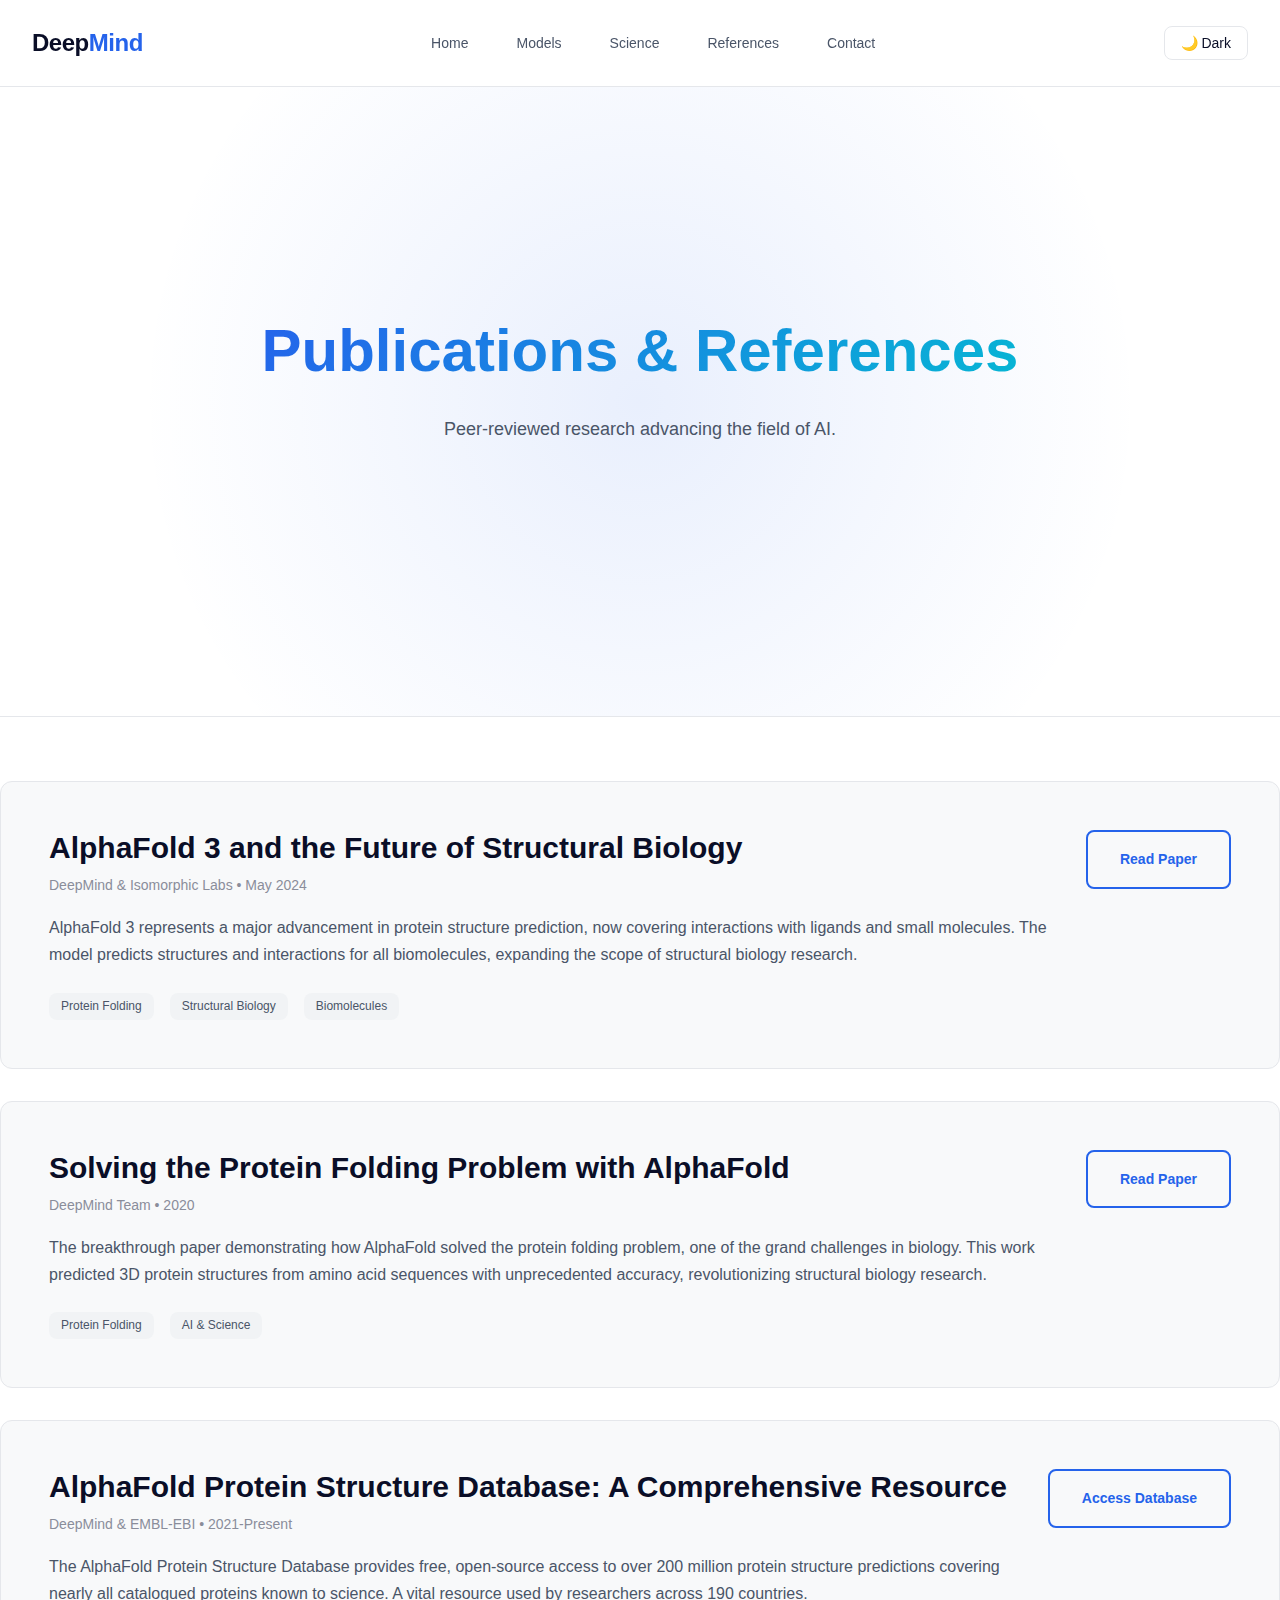
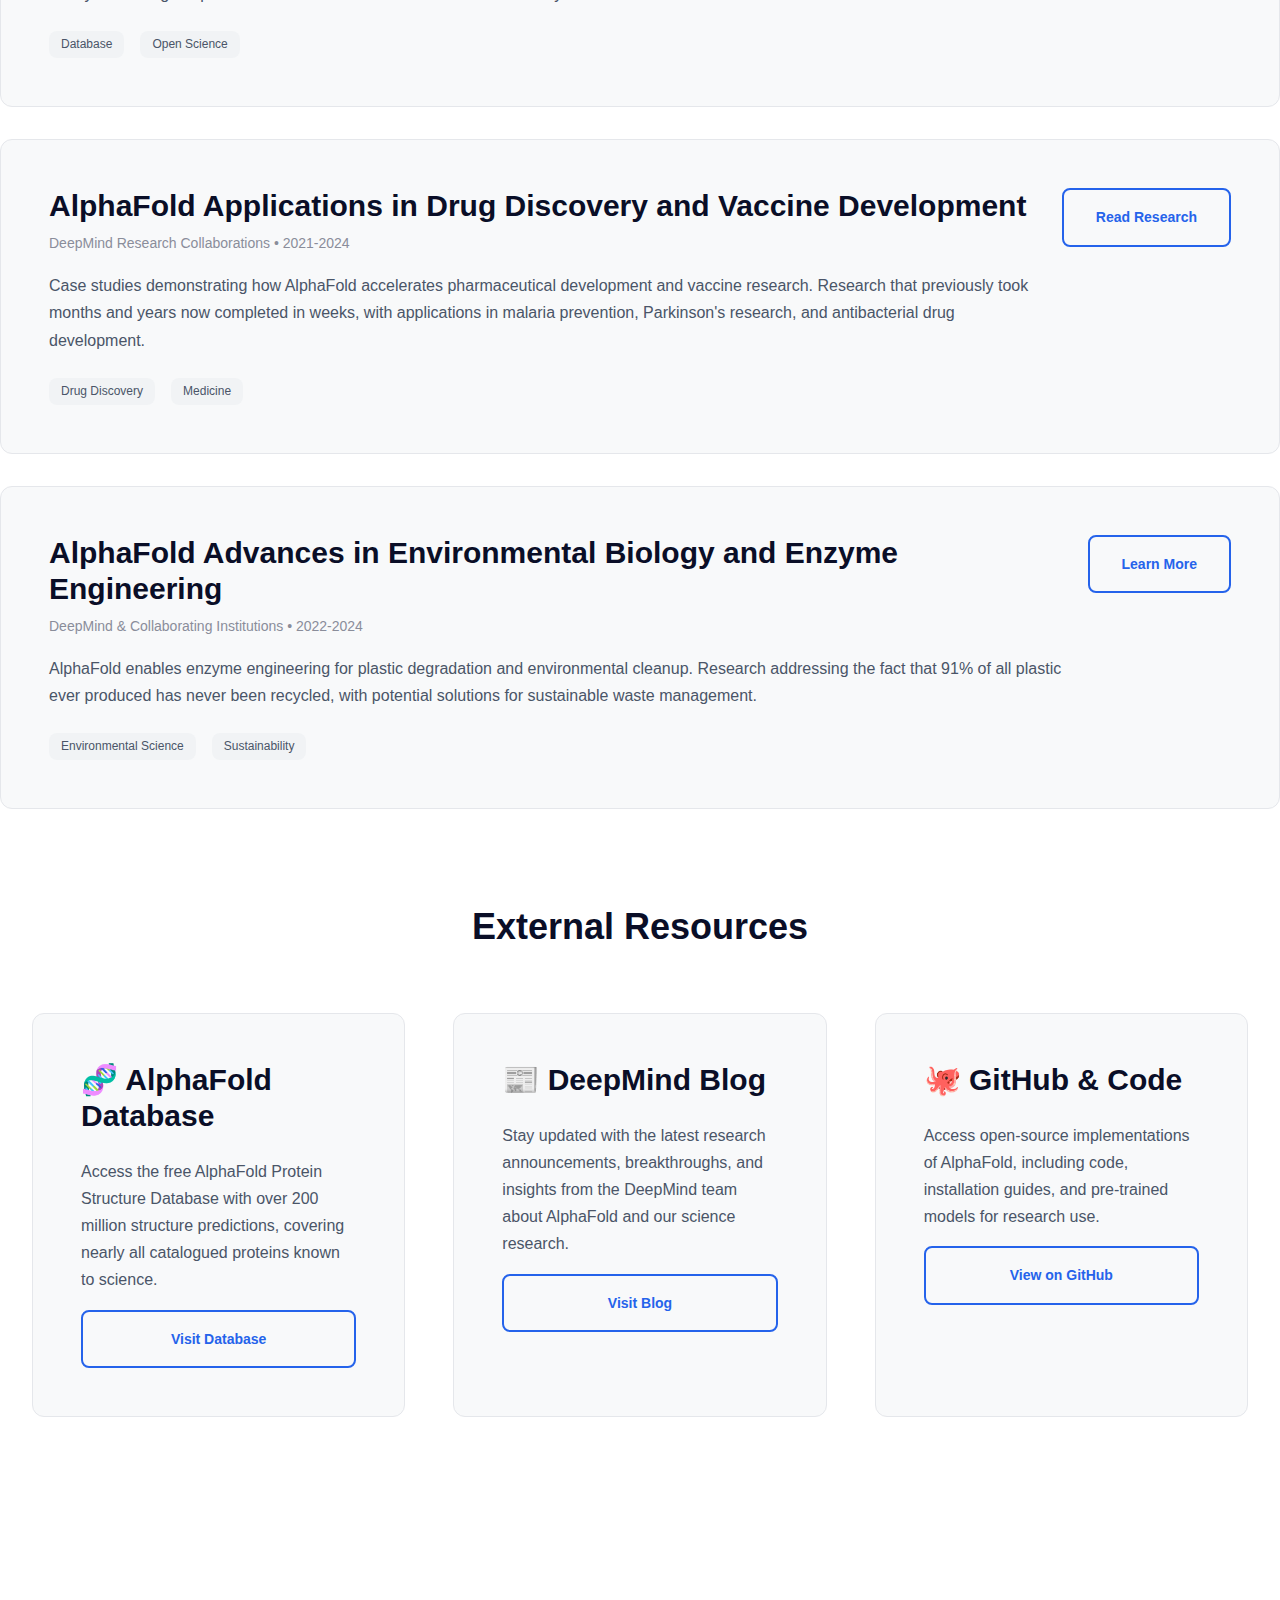
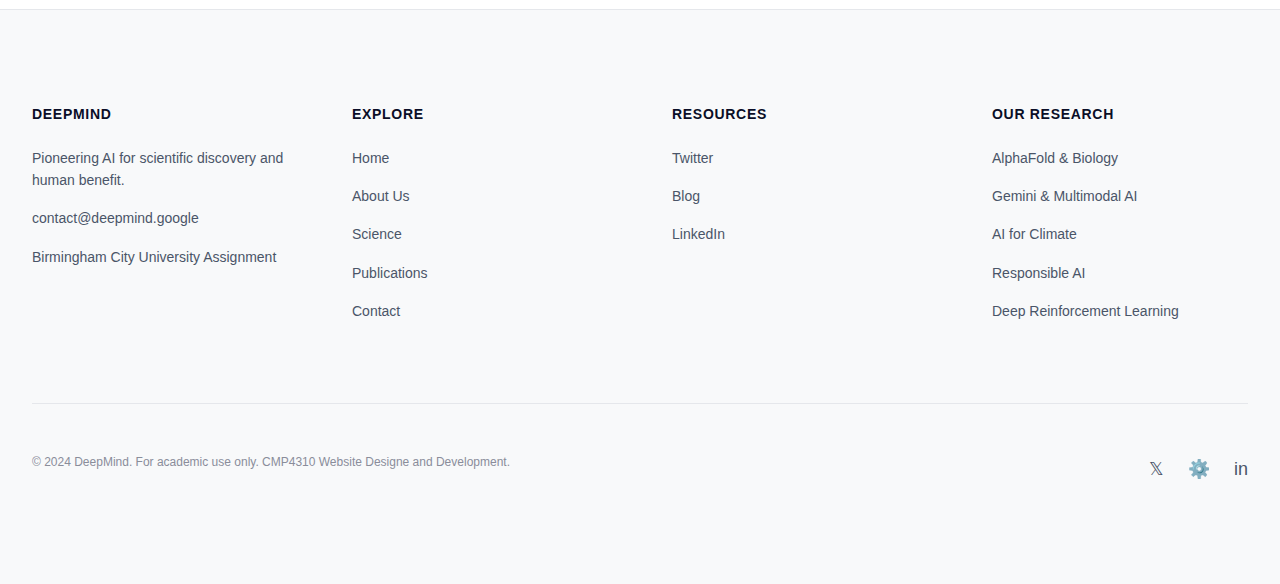
<file: 5 HTML/references.html>
<!DOCTYPE html>
<html lang="en" data-theme="dark">
<head>
  <meta charset="UTF-8">
  <meta name="viewport" content="width=device-width, initial-scale=1.0">
  <meta name="description" content="DeepMind Publications and References - Academic papers and research.">
  <meta property="og:title" content="DeepMind References">
  <meta property="og:description" content="Browse our published research and academic papers.">

  <title>References - DeepMind</title>
  <link rel="stylesheet" href="/Style/styles.css">
</head>
<body>

  <!--#
       HEADER / NAVIGATION
    #-->
  <header>
    <div class="container">
      <div class="header-content">
        <a href="/5 HTML/index.html" class="logo-link">
          <div class="logo">Deep<span>Mind</span></div>
        </a>

        <nav>
          <ul>
            <li><a href="/5 HTML/index.html">Home</a></li>
            <li><a href="/5 HTML/models.html">Models</a></li>
            <li><a href="/5 HTML/science.html">Science</a></li>
            <li><a href="/5 HTML/references.html">References</a></li>
            <li><a href="/5 HTML/contact.html" class="active">Contact</a></li>
          </ul>
        </nav>

        <div class="header-actions">
          <button class="theme-toggle">🌙 Dark</button>
          <button class="mobile-menu-hamburger">☰</button>
        </div>
      </div>
    </div>
  </header>

  <!-- #
       HERO SECTION
       #-->
  <section class="section hero">
    <div class="container">
      <div class="hero-content">
        <h1 class="hero-title">Publications & References</h1>
        <p class="hero-subtitle">Peer-reviewed research advancing the field of AI.</p>
      </div>
    </div>
  </section>

  <!--#
       PUBLICATIONS LIST
       #-->

      <div style="margin-bottom: var(--spacing-3xl);"></div>
      <!-- Publications Space grid  -->
      <div style="display: flex; flex-direction: column; gap: var(--spacing-xl);">

        <!-- Publication 1 -->
        <div class="card">
          <div style="display: flex; justify-content: space-between; align-items: start; gap: var(--spacing-lg);">
            <div>
              <h3 style="margin-bottom: var(--spacing-sm);">AlphaFold 3 and the Future of Structural Biology</h3>
              <p style="color: var(--color-text-muted); font-size: var(--font-size-sm); margin-bottom: var(--spacing-md);">
                DeepMind & Isomorphic Labs • May 2024
              </p>
              <p>
                AlphaFold 3 represents a major advancement in protein structure prediction, now covering interactions with ligands and small molecules. The model predicts structures and interactions for all biomolecules, expanding the scope of structural biology research.
              </p>
              <div style="display: flex; gap: var(--spacing-md); margin-top: var(--spacing-lg); flex-wrap: wrap;">
                <span style="background: var(--color-bg-tertiary); padding: 4px 12px; border-radius: var(--radius-md); font-size: var(--font-size-xs); color: var(--color-text-secondary);">Protein Folding</span>
                <span style="background: var(--color-bg-tertiary); padding: 4px 12px; border-radius: var(--radius-md); font-size: var(--font-size-xs); color: var(--color-text-secondary);">Structural Biology</span>
                <span style="background: var(--color-bg-tertiary); padding: 4px 12px; border-radius: var(--radius-md); font-size: var(--font-size-xs); color: var(--color-text-secondary);">Biomolecules</span>
              </div>
            </div>
            <a href="https://deepmind.google/science/alphafold/" class="btn btn-secondary" style="white-space: nowrap;" target="_blank">Read Paper</a>
          </div>
        </div>

        <!-- Publication 2 -->
        <div class="card">
          <div style="display: flex; justify-content: space-between; align-items: start; gap: var(--spacing-lg);">
            <div>
              <h3 style="margin-bottom: var(--spacing-sm);">Solving the Protein Folding Problem with AlphaFold</h3>
              <p style="color: var(--color-text-muted); font-size: var(--font-size-sm); margin-bottom: var(--spacing-md);">
                DeepMind Team • 2020
              </p>
              <p>
                The breakthrough paper demonstrating how AlphaFold solved the protein folding problem, one of the grand challenges in biology. This work predicted 3D protein structures from amino acid sequences with unprecedented accuracy, revolutionizing structural biology research.
              </p>
              <div style="display: flex; gap: var(--spacing-md); margin-top: var(--spacing-lg); flex-wrap: wrap;">
                <span style="background: var(--color-bg-tertiary); padding: 4px 12px; border-radius: var(--radius-md); font-size: var(--font-size-xs); color: var(--color-text-secondary);">Protein Folding</span>
                <span style="background: var(--color-bg-tertiary); padding: 4px 12px; border-radius: var(--radius-md); font-size: var(--font-size-xs); color: var(--color-text-secondary);">AI & Science</span>
              </div>
            </div>
            <a href="https://www.nature.com/articles/s41586-020-2223-x" class="btn btn-secondary" style="white-space: nowrap;" target="_blank">Read Paper</a>
          </div>
        </div>

        <!-- Publication 3 -->
        <div class="card">
          <div style="display: flex; justify-content: space-between; align-items: start; gap: var(--spacing-lg);">
            <div>
              <h3 style="margin-bottom: var(--spacing-sm);">AlphaFold Protein Structure Database: A Comprehensive Resource</h3>
              <p style="color: var(--color-text-muted); font-size: var(--font-size-sm); margin-bottom: var(--spacing-md);">
                DeepMind & EMBL-EBI • 2021-Present
              </p>
              <p>
                The AlphaFold Protein Structure Database provides free, open-source access to over 200 million protein structure predictions covering nearly all catalogued proteins known to science. A vital resource used by researchers across 190 countries.
              </p>
              <div style="display: flex; gap: var(--spacing-md); margin-top: var(--spacing-lg); flex-wrap: wrap;">
                <span style="background: var(--color-bg-tertiary); padding: 4px 12px; border-radius: var(--radius-md); font-size: var(--font-size-xs); color: var(--color-text-secondary);">Database</span>
                <span style="background: var(--color-bg-tertiary); padding: 4px 12px; border-radius: var(--radius-md); font-size: var(--font-size-xs); color: var(--color-text-secondary);">Open Science</span>
              </div>
            </div>
            <a href="https://alphafold.ebi.ac.uk/" class="btn btn-secondary" style="white-space: nowrap;" target="_blank">Access Database</a>
          </div>
        </div>

        <!-- Publication 4 -->
        <div class="card">
          <div style="display: flex; justify-content: space-between; align-items: start; gap: var(--spacing-lg);">
            <div>
              <h3 style="margin-bottom: var(--spacing-sm);">AlphaFold Applications in Drug Discovery and Vaccine Development</h3>
              <p style="color: var(--color-text-muted); font-size: var(--font-size-sm); margin-bottom: var(--spacing-md);">
                DeepMind Research Collaborations • 2021-2024
              </p>
              <p>
                Case studies demonstrating how AlphaFold accelerates pharmaceutical development and vaccine research. Research that previously took months and years now completed in weeks, with applications in malaria prevention, Parkinson's research, and antibacterial drug development.
              </p>
              <div style="display: flex; gap: var(--spacing-md); margin-top: var(--spacing-lg); flex-wrap: wrap;">
                <span style="background: var(--color-bg-tertiary); padding: 4px 12px; border-radius: var(--radius-md); font-size: var(--font-size-xs); color: var(--color-text-secondary);">Drug Discovery</span>
                <span style="background: var(--color-bg-tertiary); padding: 4px 12px; border-radius: var(--radius-md); font-size: var(--font-size-xs); color: var(--color-text-secondary);">Medicine</span>
              </div>
            </div>
            <a href="https://deepmind.google/science/alphafold/" class="btn btn-secondary" style="white-space: nowrap;" target="_blank">Read Research</a>
          </div>
        </div>

        <!-- Publication 5 -->
        <div class="card">
          <div style="display: flex; justify-content: space-between; align-items: start; gap: var(--spacing-lg);">
            <div>
              <h3 style="margin-bottom: var(--spacing-sm);">AlphaFold Advances in Environmental Biology and Enzyme Engineering</h3>
              <p style="color: var(--color-text-muted); font-size: var(--font-size-sm); margin-bottom: var(--spacing-md);">
                DeepMind & Collaborating Institutions • 2022-2024
              </p>
              <p>
                AlphaFold enables enzyme engineering for plastic degradation and environmental cleanup. Research addressing the fact that 91% of all plastic ever produced has never been recycled, with potential solutions for sustainable waste management.
              </p>
              <div style="display: flex; gap: var(--spacing-md); margin-top: var(--spacing-lg); flex-wrap: wrap;">
                <span style="background: var(--color-bg-tertiary); padding: 4px 12px; border-radius: var(--radius-md); font-size: var(--font-size-xs); color: var(--color-text-secondary);">Environmental Science</span>
                <span style="background: var(--color-bg-tertiary); padding: 4px 12px; border-radius: var(--radius-md); font-size: var(--font-size-xs); color: var(--color-text-secondary);">Sustainability</span>
              </div>
            </div>
            <a href="https://deepmind.google/science/alphafold/" class="btn btn-secondary" style="white-space: nowrap;" target="_blank">Learn More</a>
          </div>
        </div>
    </div>

  <!--#
       EXTERNAL RESOURCES
      #-->
  <section class="section">
    <div class="container">
      <h2 style="text-align: center; margin-bottom: var(--spacing-3xl);">External Resources</h2>

      <div class="grid grid-3">
        <div class="card">
          <h3>🧬 AlphaFold Database</h3>
          <p>
            Access the free AlphaFold Protein Structure Database with over 200 million structure predictions, covering nearly all catalogued proteins known to science.
          </p>
          <a href="https://alphafold.ebi.ac.uk/" class="btn btn-secondary" style="width: 100%; text-align: center;" target="_blank">Visit Database</a>
        </div>

        <div class="card">
          <h3>📰 DeepMind Blog</h3>
          <p>
            Stay updated with the latest research announcements, breakthroughs, and insights from the DeepMind team about AlphaFold and our science research.
          </p>
          <a href="https://deepmind.google/blog/" class="btn btn-secondary" style="width: 100%; text-align: center;" target="_blank">Visit Blog</a>
        </div>

        <div class="card">
          <h3>🐙 GitHub & Code</h3>
          <p>
            Access open-source implementations of AlphaFold, including code, installation guides, and pre-trained models for research use.
          </p>
          <a href="https://github.com/google-deepmind/alphafold" class="btn btn-secondary" style="width: 100%; text-align: center;" target="_blank">View on GitHub</a>
        </div>
      </div>
    </div>
  </section>

  <!-- #
       FOOTER
    # -->
  <footer>
    <div class="container">
      <div class="footer-content">   
        <div class="footer-section">
          <h4>DeepMind</h4>
          <a href="#">Pioneering AI for scientific discovery and human benefit.</a>
          <a href="/5 HTML/contact.html">contact@deepmind.google</a>
          <a href="#">Birmingham City University Assignment</a>
        </div>



        <div class="footer-section">
          <h4>Explore</h4>
          <a href="/5 HTML/index.html" class="active">Home</a>
          <a href="/5 HTML/models.html">About Us</a>
          <a href="/5 HTML/science.html">Science</a>
          <a href="/5 HTML/references.html">Publications</a>
          <a href="/5 HTML/contact.html">Contact</a>
        </div>

        <div class="footer-section">
          <h4>Resources</h4>
          <a href="#">Twitter</a>
          <a href="https://deepmind.google/blog/" target="_blank">Blog</a>
          <a href="#">LinkedIn</a>
        </div>

        <div class="footer-section">
          <h4>Our Research</h4>
          <a href="https://deepmind.google/science/alphafold/" target="_blank">AlphaFold & Biology</a>
          <a href="https://blog.google/products/gemini/gemini-3/" target="_blank">Gemini & Multimodal AI</a>
          <a href="https://deepmind.google/blog/alphaearth-foundations-helps-map-our-planet-in-unprecedented-detail/" target="_blank">AI for Climate</a>
          <a href="https://deepmind.google/responsibility-and-safety/" target="_blank">Responsible AI</a>
          <a href="https://blog.google/technology/ai/decade-deep-learning-and-whats-next/" target="_blank">Deep Reinforcement Learning</a>
        </div>
      </div>

      <div class="footer-bottom">
        <p class="footer-legal">
          © 2024 DeepMind. For academic use only. CMP4310 Website Designe and Development.
        </p>
        <div class="social-links">
          <a title="Twitter">𝕏</a>
          <a title="Blog">⚙️</a>
          <a title="LinkedIn">in</a>
        </div>
      </div>
    </div>
  </footer>

  <script src="/Script/main.js"></script>
</body>
</html>
</file>
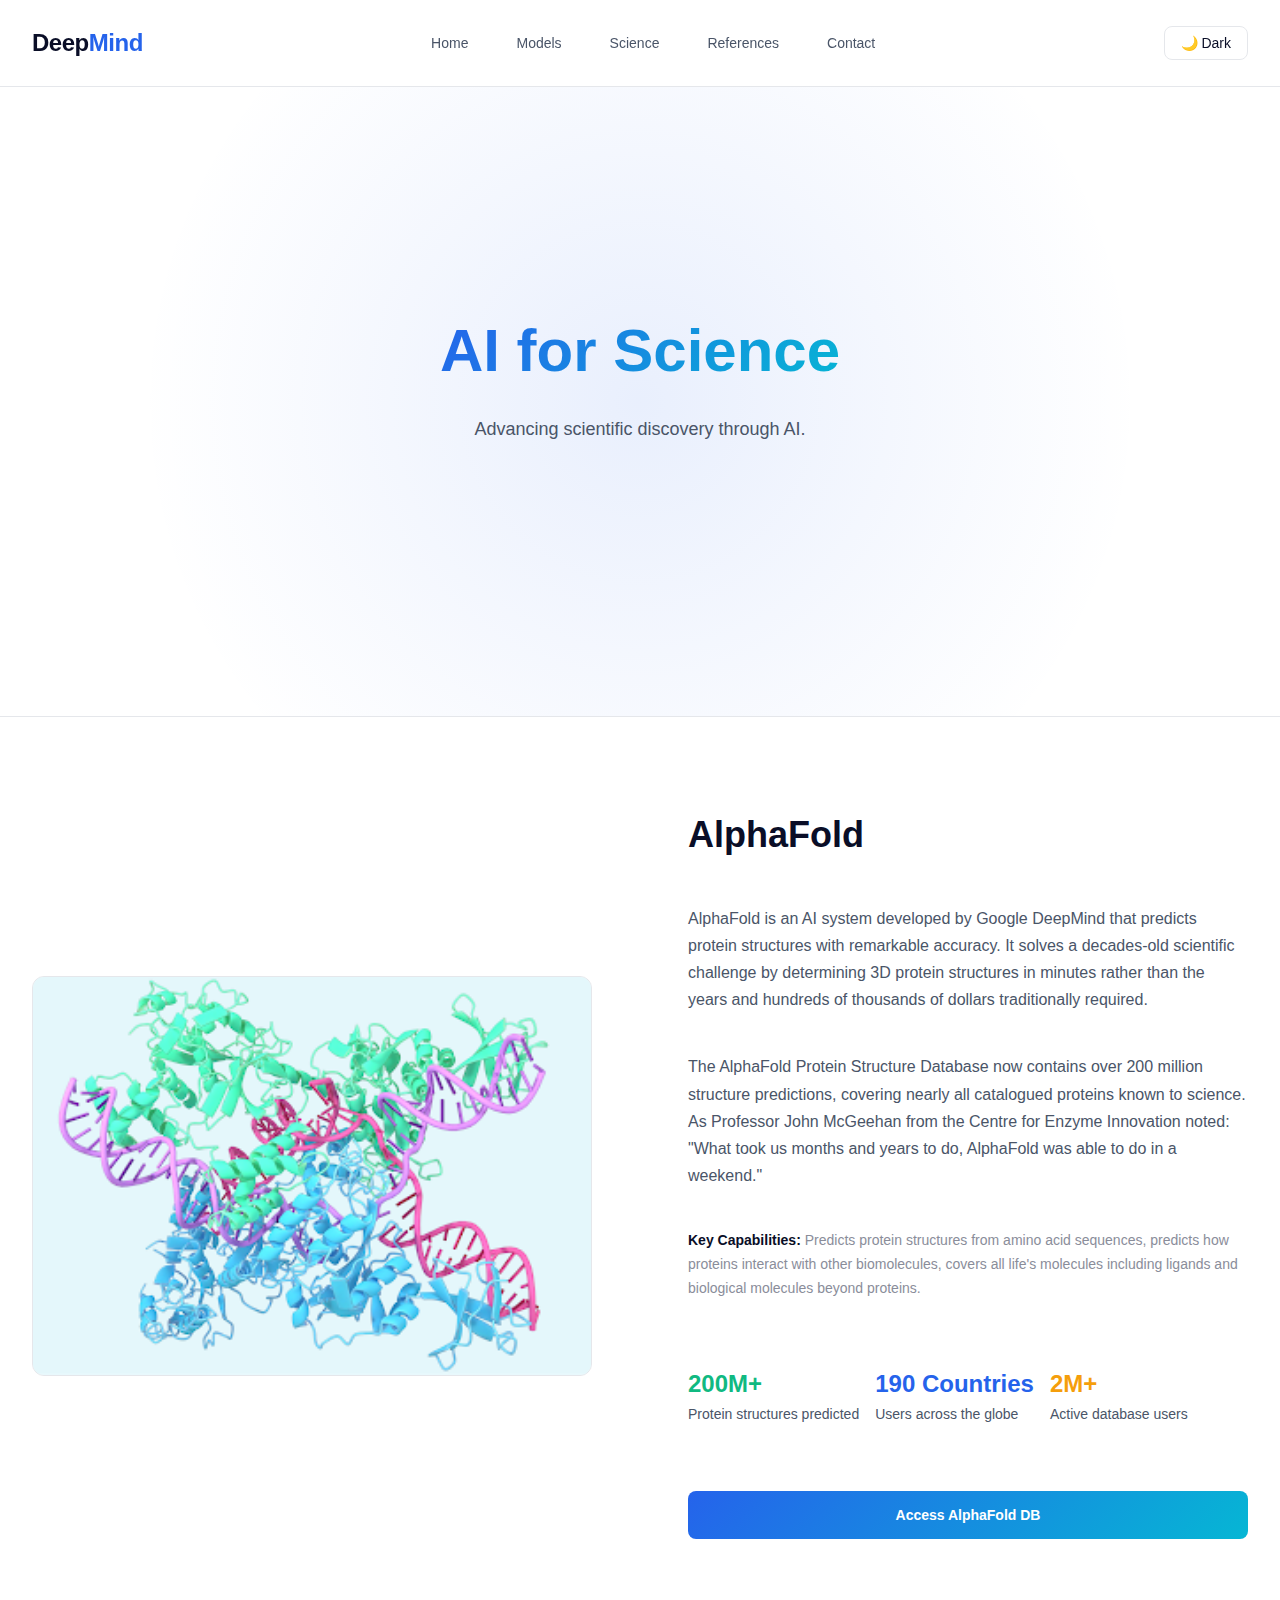
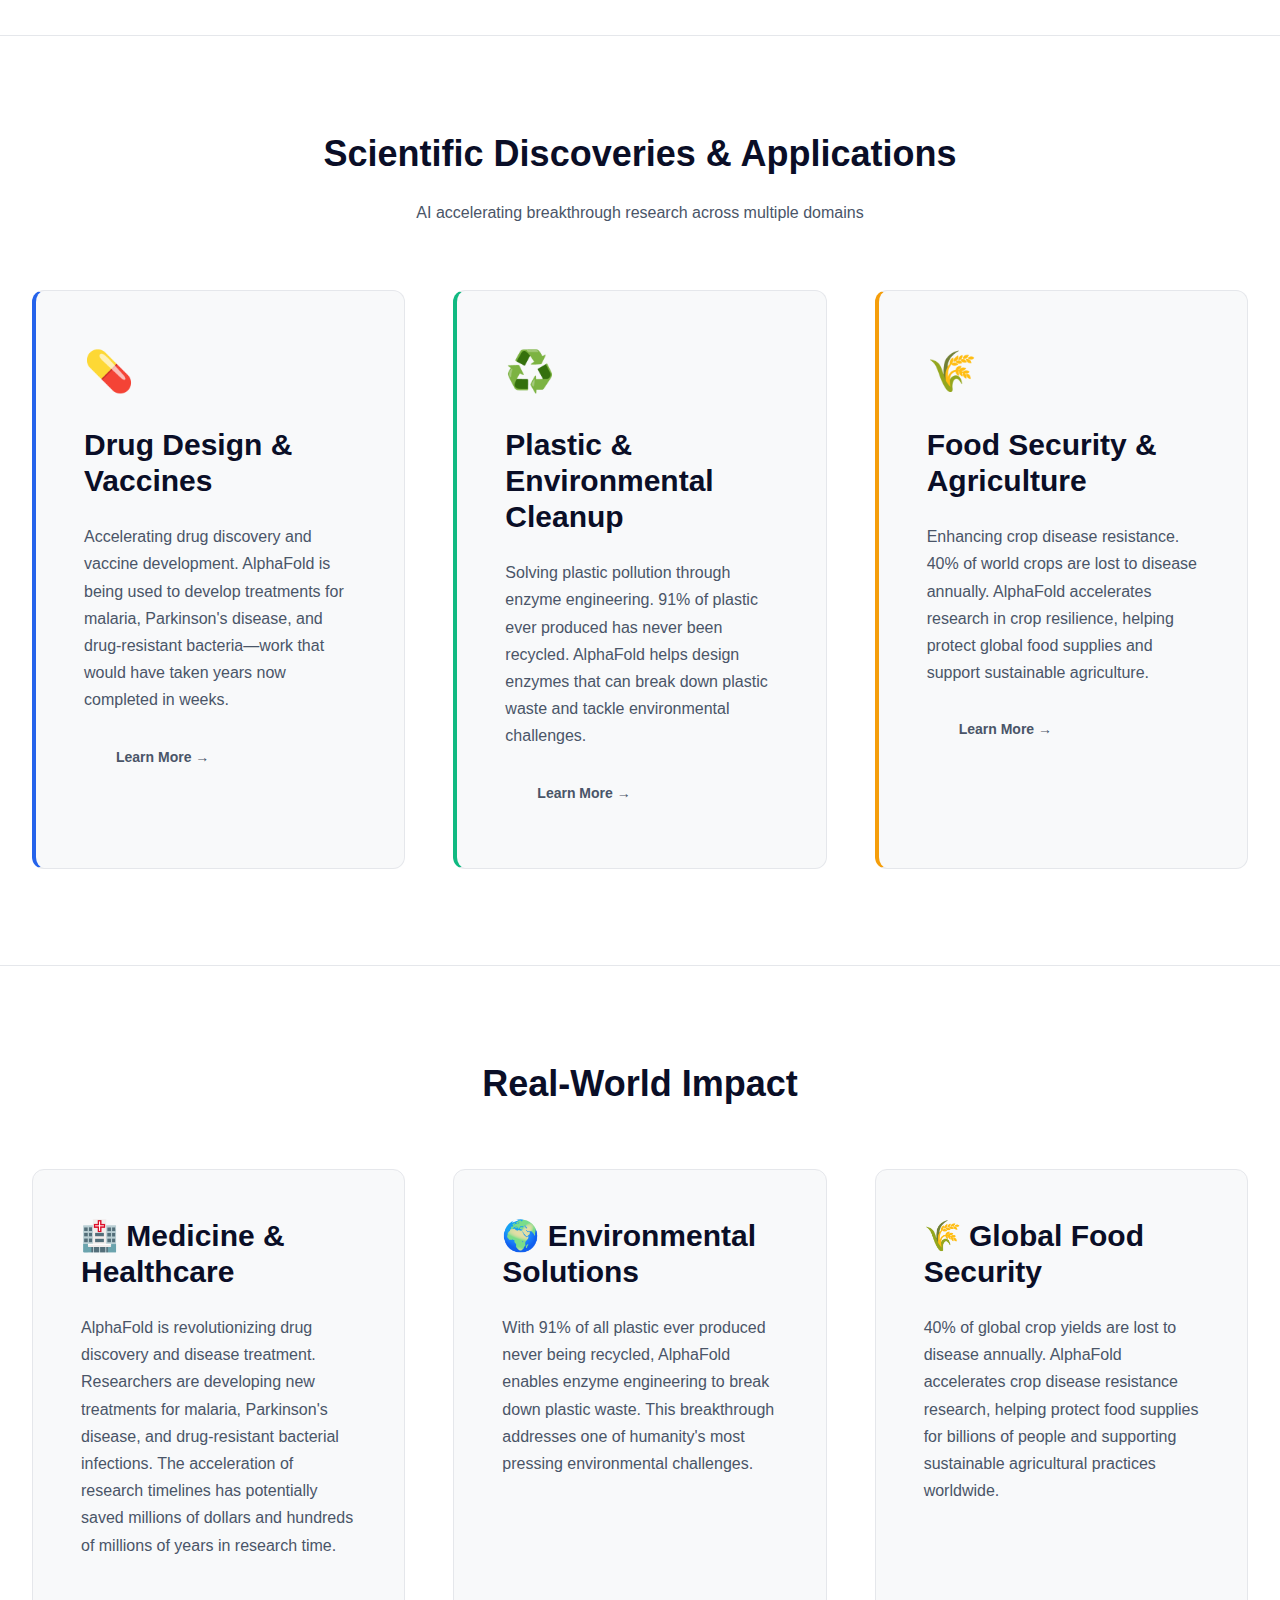
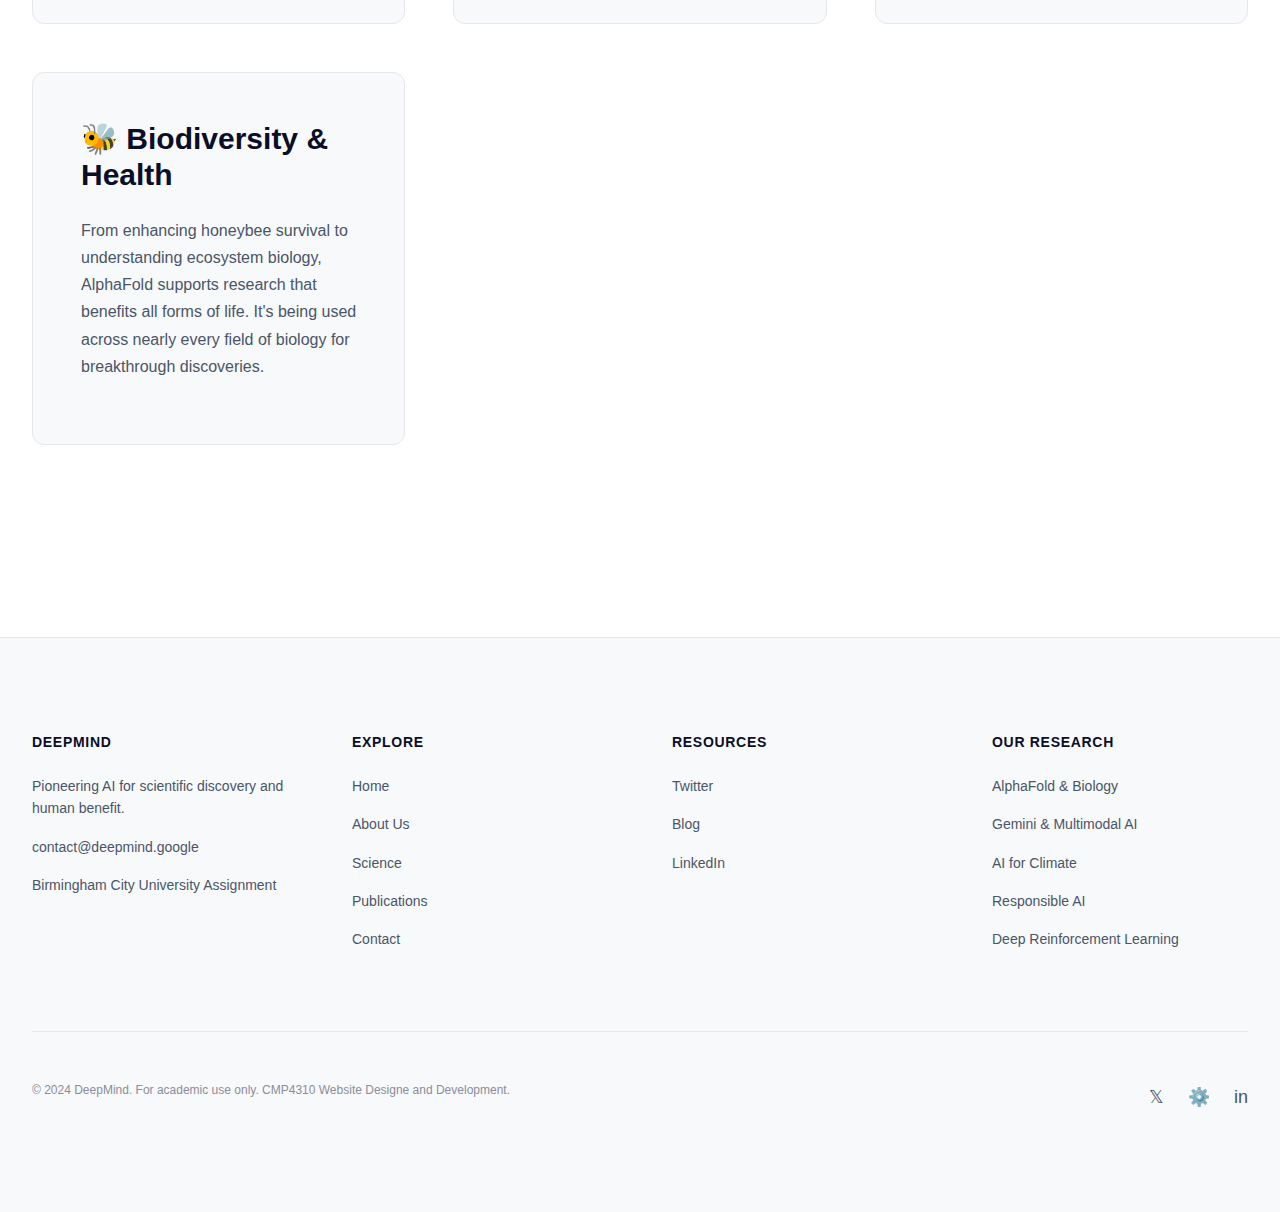
<file: 5 HTML/science.html>
<!DOCTYPE html>
<html lang="en" data-theme="dark">
<head>
  <meta charset="UTF-8">
  <meta name="viewport" content="width=device-width, initial-scale=1.0">
  <meta name="description" content="DeepMind - Solving Intelligence. Advancing Humanity.">
  <meta property="og:title" content="DeepMind">
  <meta property="og:description" content="Solving Intelligence. Advancing Humanity.">
  <meta property="og:type" content="website">

  <title>DeepMind - Solving Intelligence. Advancing Humanity.</title>
  <link rel="stylesheet" href="/Style/styles.css">
</head>
<body>

  <!--HEADER / NAVIGATION -->
  <header>
    <div class="container">
      <div class="header-content">
        <a href="/5 HTML/index.html">
          <div class="logo">Deep<span>Mind</span></div>
        </a>

        <nav>
          <ul>
            <li><a href="/5 HTML/index.html" class="active">Home</a></li>
            <li><a href="/5 HTML/models.html">Models</a></li>
            <li><a href="/5 HTML/science.html">Science</a></li>
            <li><a href="/5 HTML/references.html">References</a></li>
            <li><a href="/5 HTML/contact.html">Contact</a></li>
          </ul>
        </nav>

        <div class="header-actions">
          <button class="theme-toggle">🌙 Dark</button>
          <button class="mobile-menu-hamburger">☰</button>
        </div>
      </div>
    </div>
  </header>

  <!--#
       HERO SECTION
      #-->
  <section class="section hero">
    <div class="container">
      <div class="hero-content">
        <h1 class="hero-title">AI for Science</h1>
        <p class="hero-subtitle">Advancing scientific discovery through AI.</p>
      </div>
    </div>
  </section>

  <!-- #
       ALPHAFOLD SHOWCASE 60/40 Split
      #-->
  <section class="section">
    <div class="container">
      <div class="split-section">
        <div class="split-media" style="width:100%; aspect-ratio: 16/9; overflow:hidden;">
          <img src="/Images/images/alphafold-protein-structure.png" style="width: 100%; height: 100%; object-fit: cover;">
        </div>

        <div class="split-content">
          <h2>AlphaFold</h2>
          <p>
            AlphaFold is an AI system developed by Google DeepMind that predicts protein structures with remarkable accuracy. It solves a decades-old scientific challenge by determining 3D protein structures in minutes rather than the years and hundreds of thousands of dollars traditionally required.
          </p>
          <p>
            The AlphaFold Protein Structure Database now contains over 200 million structure predictions, covering nearly all catalogued proteins known to science. As Professor John McGeehan from the Centre for Enzyme Innovation noted: "What took us months and years to do, AlphaFold was able to do in a weekend."
          </p>
          <p style="font-size: var(--font-size-sm); color: var(--color-text-muted);">
            <strong>Key Capabilities:</strong> Predicts protein structures from amino acid sequences, predicts how proteins interact with other biomolecules, covers all life's molecules including ligands and biological molecules beyond proteins.
          </p>
          <div style="display: flex; gap: var(--spacing-md); margin-top: var(--spacing-lg); flex-wrap: wrap;">
            <div>
              <div style="font-size: var(--font-size-2xl); font-weight: bold; color: var(--color-accent-green);">200M+</div>
              <p style="font-size: var(--font-size-sm);">Protein structures predicted</p>
            </div>
            <div>
              <div style="font-size: var(--font-size-2xl); font-weight: bold; color: var(--color-accent-blue);">190 Countries</div>
              <p style="font-size: var(--font-size-sm);">Users across the globe</p>
            </div>
            <div>
              <div style="font-size: var(--font-size-2xl); font-weight: bold; color: var(--color-accent-yellow);">2M+</div>
              <p style="font-size: var(--font-size-sm);">Active database users</p>
            </div>
          </div>
          <button class="btn btn-primary" style="margin-top: var(--spacing-lg);">Access AlphaFold DB</button>
        </div>
      </div>
    </div>
  </section>

  <!-- #
       DISCOVERY GRID
       #-->
  <section class="section">
    <div class="container">
      <div style="text-align: center; margin-bottom: var(--spacing-3xl);">
        <h2>Scientific Discoveries & Applications</h2>
        <p>AI accelerating breakthrough research across multiple domains</p>
      </div>

      <div class="grid grid-3">
        
        <!-- Drug Discovery & Medicine Card -->
        <div class="card card-accent-blue">
          <div style="font-size: 2.5rem; margin-bottom: var(--spacing-lg);">💊</div>
          <h3>Drug Design & Vaccines</h3>
          <p>
            Accelerating drug discovery and vaccine development. AlphaFold is being used to develop treatments for malaria, Parkinson's disease, and drug-resistant bacteria—work that would have taken years now completed in weeks.
          </p>
          <a href="#" class="btn btn-ghost">Learn More →</a>
        </div>

        <!-- Environmental Solutions Card -->
        <div class="card card-accent-green">
          <div style="font-size: 2.5rem; margin-bottom: var(--spacing-lg);">♻️</div>
          <h3>Plastic & Environmental Cleanup</h3>
          <p>
            Solving plastic pollution through enzyme engineering. 91% of plastic ever produced has never been recycled. AlphaFold helps design enzymes that can break down plastic waste and tackle environmental challenges.
          </p>
          <a href="#" class="btn btn-ghost">Learn More →</a>
        </div>

        <!-- Food Security Card -->
        <div class="card card-accent-yellow">
          <div style="font-size: 2.5rem; margin-bottom: var(--spacing-lg);">🌾</div>
          <h3>Food Security & Agriculture</h3>
          <p>
            Enhancing crop disease resistance. 40% of world crops are lost to disease annually. AlphaFold accelerates research in crop resilience, helping protect global food supplies and support sustainable agriculture.
          </p>
          <a href="#" class="btn btn-ghost">Learn More →</a>
        </div>
      </div>
    </div>
  </section>

  <!-- #
       IMPACT SECTION
       #-->
  <section class="section">
    <div class="container">
      <h2 style="text-align: center; margin-bottom: var(--spacing-3xl);">Real-World Impact</h2>

      <div class="grid grid-2">
        <div class="card">
          <h3>🏥 Medicine & Healthcare</h3>
          <p>
            AlphaFold is revolutionizing drug discovery and disease treatment. Researchers are developing new treatments for malaria, Parkinson's disease, and drug-resistant bacterial infections. The acceleration of research timelines has potentially saved millions of dollars and hundreds of millions of years in research time.
          </p>
        </div>

        <div class="card">
          <h3>🌍 Environmental Solutions</h3>
          <p>
            With 91% of all plastic ever produced never being recycled, AlphaFold enables enzyme engineering to break down plastic waste. This breakthrough addresses one of humanity's most pressing environmental challenges.
          </p>
        </div>

        <div class="card">
          <h3>🌾 Global Food Security</h3>
          <p>
            40% of global crop yields are lost to disease annually. AlphaFold accelerates crop disease resistance research, helping protect food supplies for billions of people and supporting sustainable agricultural practices worldwide.
          </p>
        </div>

        <div class="card">
          <h3>🐝 Biodiversity & Health</h3>
          <p>
            From enhancing honeybee survival to understanding ecosystem biology, AlphaFold supports research that benefits all forms of life. It's being used across nearly every field of biology for breakthrough discoveries.
          </p>
        </div>
      </div>
    </div>
  </section>

  <!-- #
       FOOTER
       # -->
  <footer>
    <div class="container">
      <div class="footer-content">   
        <div class="footer-section">
          <h4>DeepMind</h4>
          <a href="#">Pioneering AI for scientific discovery and human benefit.</a>
          <a href="/5 HTML/contact.html">contact@deepmind.google</a>
          <a href="#">Birmingham City University Assignment</a>
        </div>



        <div class="footer-section">
          <h4>Explore</h4>
          <a href="/5 HTML/index.html" class="active">Home</a>
          <a href="/5 HTML/models.html">About Us</a>
          <a href="/5 HTML/science.html">Science</a>
          <a href="/5 HTML/references.html">Publications</a>
          <a href="/5 HTML/contact.html">Contact</a>
        </div>

        <div class="footer-section">
          <h4>Resources</h4>
          <a href="#">Twitter</a>
          <a href="https://deepmind.google/blog/" target="_blank">Blog</a>
          <a href="#">LinkedIn</a>
        </div>

        <div class="footer-section">
          <h4>Our Research</h4>
          <a href="https://deepmind.google/science/alphafold/" target="_blank">AlphaFold & Biology</a>
          <a href="https://blog.google/products/gemini/gemini-3/" target="_blank">Gemini & Multimodal AI</a>
          <a href="https://deepmind.google/blog/alphaearth-foundations-helps-map-our-planet-in-unprecedented-detail/" target="_blank">AI for Climate</a>
          <a href="https://deepmind.google/responsibility-and-safety/" target="_blank">Responsible AI</a>
          <a href="https://blog.google/technology/ai/decade-deep-learning-and-whats-next/" target="_blank">Deep Reinforcement Learning</a>
        </div>
      </div>

      <div class="footer-bottom">
        <p class="footer-legal">
          © 2024 DeepMind. For academic use only. CMP4310 Website Designe and Development.
        </p>
        <div class="social-links">
          <a title="Twitter">𝕏</a>
          <a title="Blog">⚙️</a>
          <a title="LinkedIn">in</a>
        </div>
      </div>
    </div>
  </footer>

  <style>
    @keyframes float {
      0%, 100% { transform: translateY(0px); }
      50% { transform: translateY(-10px); }
    }
  </style>

  <script src="/Script/main.js"></script>
</body>
</html>
</file>
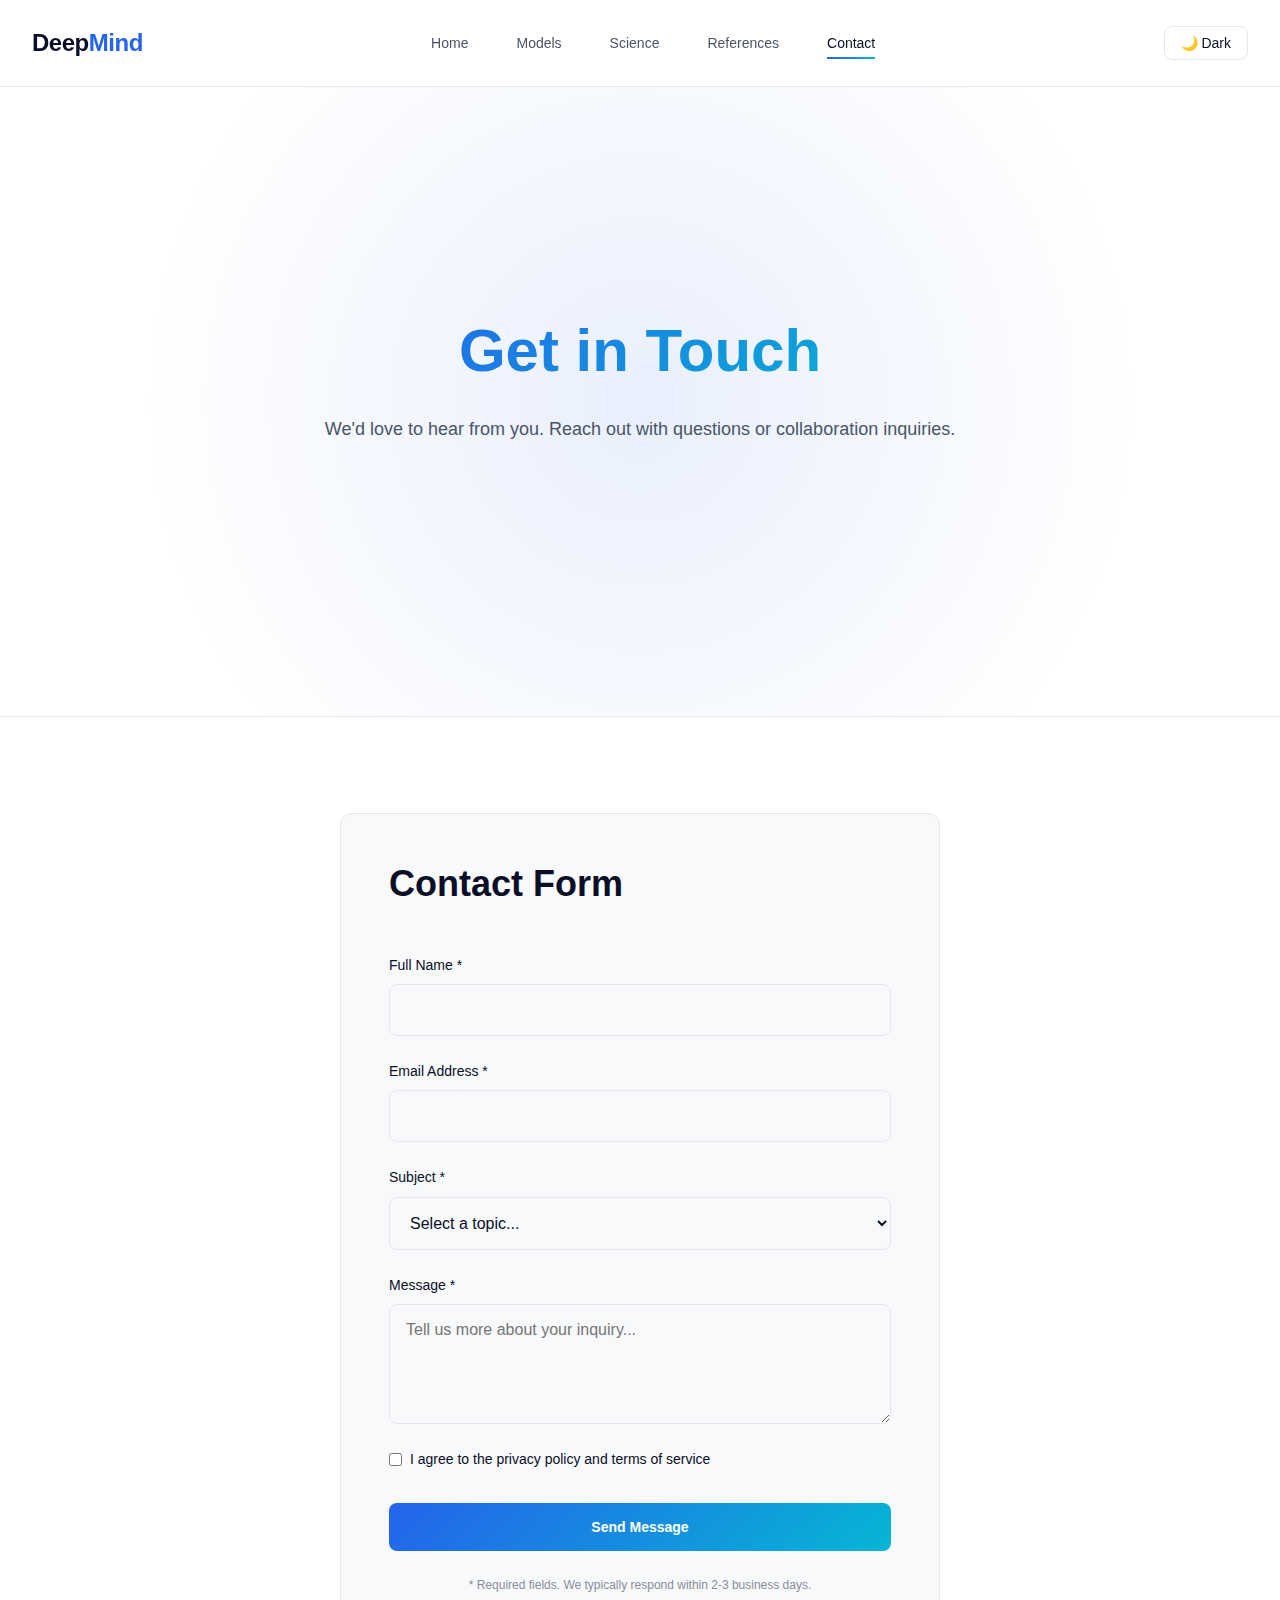
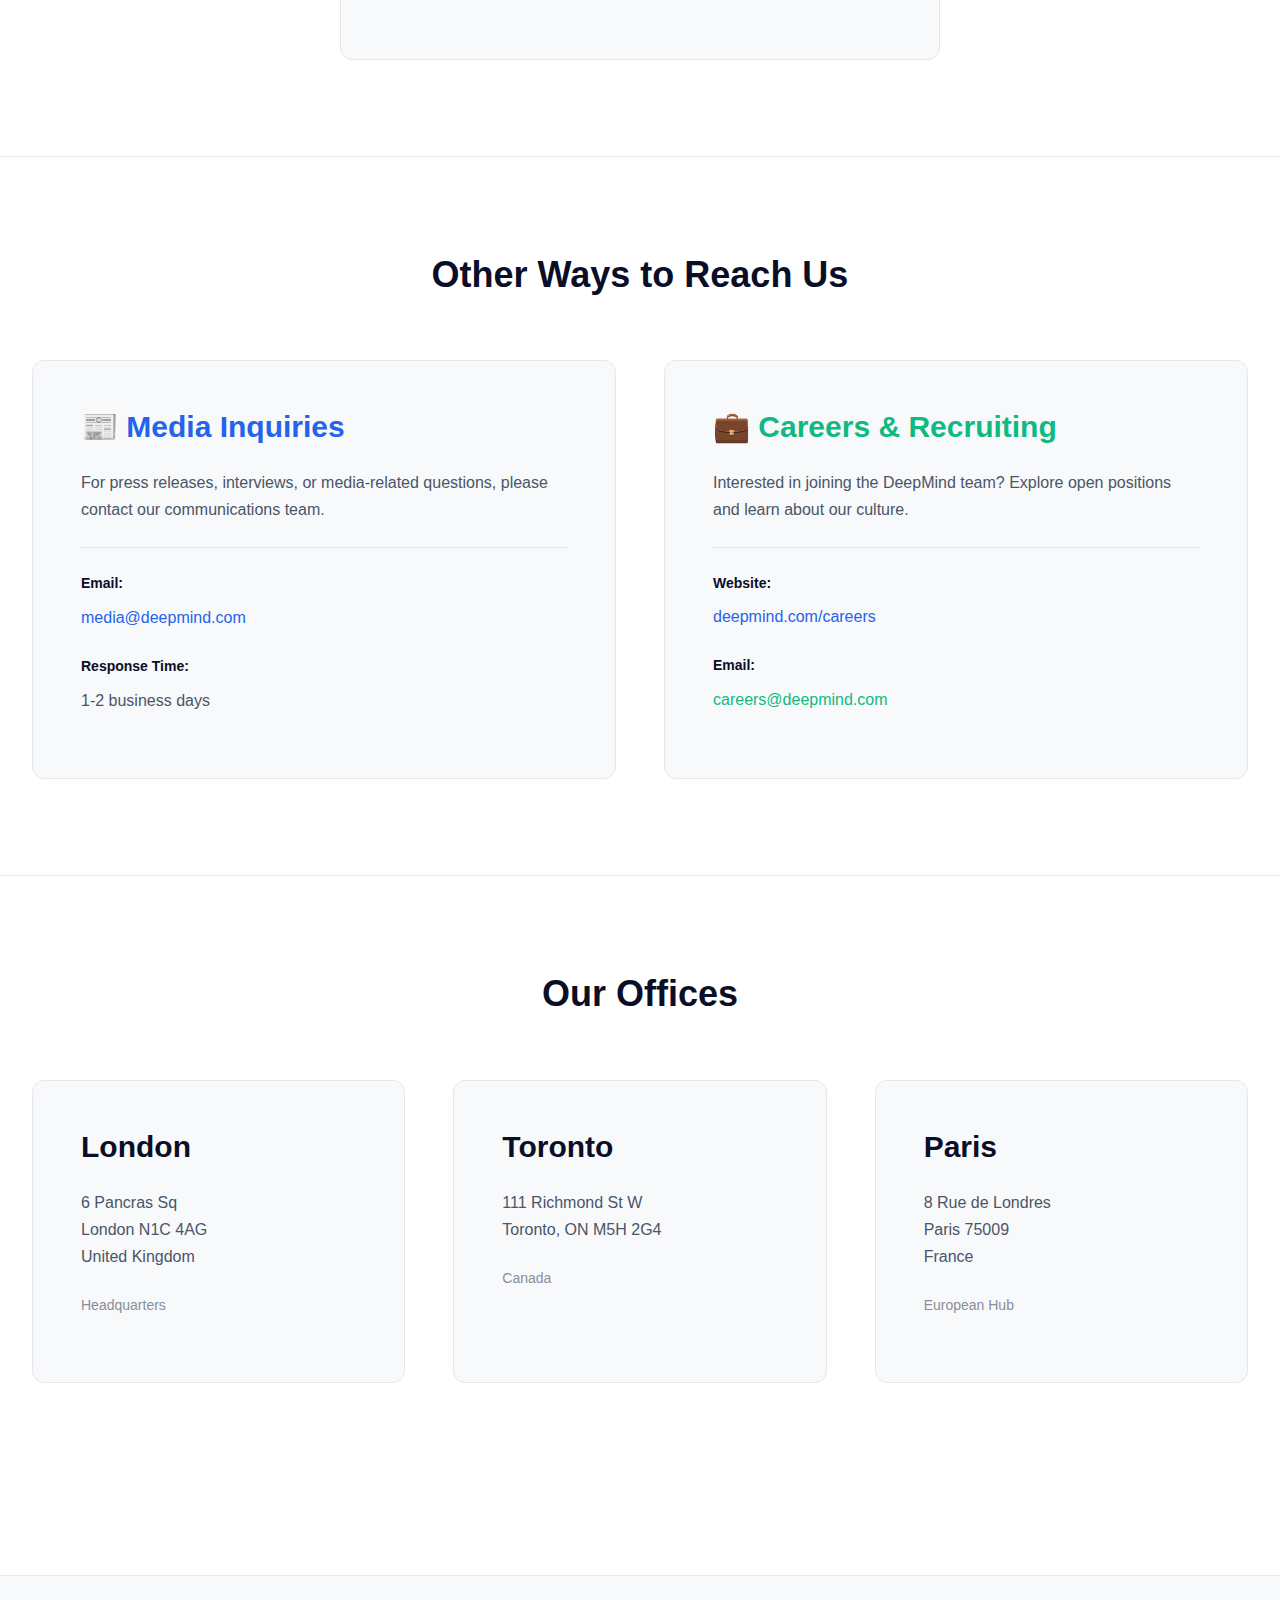
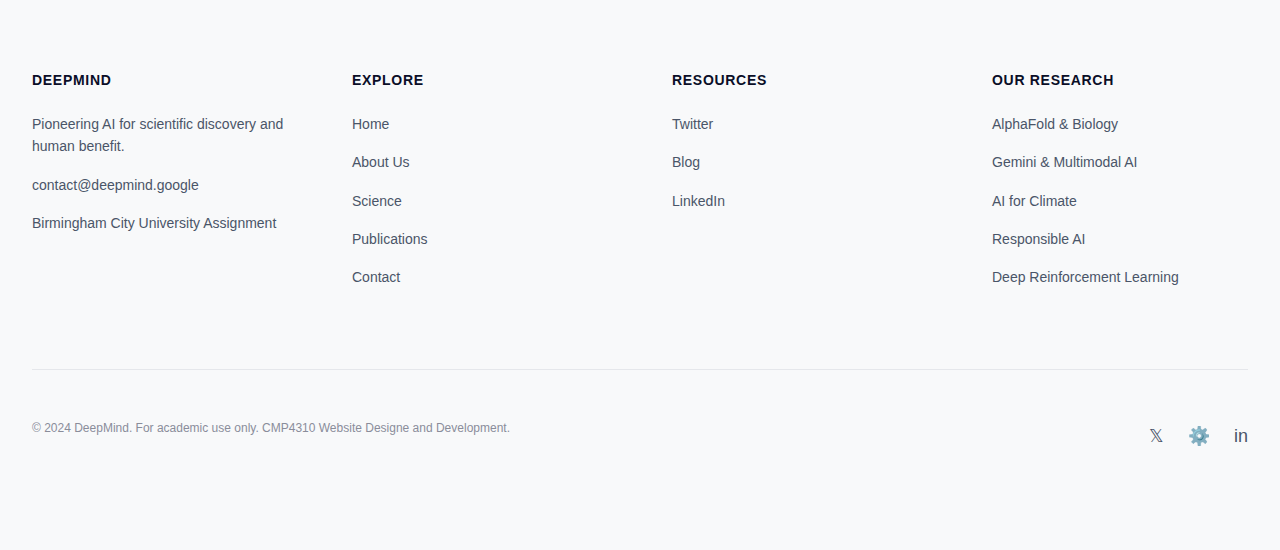
<file: 5_HTML/contact.html>
<!DOCTYPE html>
<html lang="en" data-theme="dark">
<head>
  <meta charset="UTF-8">
  <meta name="viewport" content="width=device-width, initial-scale=1.0">
  <meta name="description" content="Contact DeepMind - Get in touch with our team.">
  <meta property="og:title" content="Contact DeepMind">
  <meta property="og:description" content="Reach out to the DeepMind team.">

  <title>Contact - DeepMind</title>
  <link rel="stylesheet" href="/Style/styles.css">
</head>
<body>

  <!-- #
       HEADER / NAVIGATION
       # -->
  <header>
    <div class="container">
      <div class="header-content">
        <a href="/5_HTML/index.html" class="logo-link">
          <div class="logo">Deep<span>Mind</span></div>
        </a>

        <nav>
          <ul>
            <li><a href="/5_HTML/index.html">Home</a></li>
            <li><a href="/5_HTML/models.html">Models</a></li>
            <li><a href="/5_HTML/science.html">Science</a></li>
            <li><a href="/5_HTML/references.html">References</a></li>
            <li><a href="/5_HTML/contact.html" class="active">Contact</a></li>
          </ul>
        </nav>

        <div class="header-actions">
          <button class="theme-toggle">🌙 Dark</button>
          <button class="mobile-menu-hamburger">☰</button>
        </div>
      </div>
    </div>
  </header>

  <!-- #
       HERO SECTION
       # -->
  <section class="section hero">
    <div class="container">
      <div class="hero-content">
        <h1 class="hero-title">Get in Touch</h1>
        <p class="hero-subtitle">We'd love to hear from you. Reach out with questions or collaboration inquiries.</p>
      </div>
    </div>
  </section>

  <!-- #
       CONTACT FORM SECTION
       # -->
  <section class="section">
    <div class="container">
      <div style="max-width: 600px; margin: 0 auto;">
        <div class="card">
          <h2 style="margin-bottom: var(--spacing-2xl);">Contact Form</h2>

          <form>
            <div class="form-group">
              <label for="name">Full Name *</label>
              <input type="text" id="name" name="name" required>
            </div>

            <div class="form-group">
              <label for="email">Email Address *</label>
              <input type="email" id="email" name="email" required>
            </div>

            <div class="form-group">
              <label for="subject">Subject *</label>
              <select id="subject" name="subject" required>
                <option value="">Select a topic...</option>
                <option value="collaboration">Research Collaboration</option>
                <option value="media">Media Inquiry</option>
                <option value="careers">Careers</option>
                <option value="partnership">Partnership</option>
                <option value="feedback">Feedback</option>
                <option value="other">Other</option>
              </select>
            </div>

            <div class="form-group">
              <label for="message">Message *</label>
              <textarea id="message" name="message" required placeholder="Tell us more about your inquiry..."></textarea>
            </div>

            <div class="form-group">
              <label style="display: flex; align-items: center; gap: var(--spacing-sm);">
                <input type="checkbox" name="privacy" required>
                <span>I agree to the privacy policy and terms of service</span>
              </label>
            </div>

            <button type="submit" class="btn btn-primary" style="width: 100%; justify-content: center;">Send Message</button>
          </form>

          <p style="font-size: var(--font-size-xs); color: var(--color-text-muted); margin-top: var(--spacing-lg); text-align: center;">
            * Required fields. We typically respond within 2-3 business days.
          </p>
        </div>
      </div>
    </div>
  </section>

  <!-- #
       ALTERNATIVE CONTACT OPTIONS
       # -->
  <section class="section">
    <div class="container">
      <h2 style="text-align: center; margin-bottom: var(--spacing-3xl);">Other Ways to Reach Us</h2>

      <div class="grid grid-2">
        <!-- Media Inquiries Card -->
        <div class="card">
          <h3 style="color: var(--color-accent-blue); margin-bottom: var(--spacing-lg);">📰 Media Inquiries</h3>
          <p>
            For press releases, interviews, or media-related questions, please contact our communications team.
          </p>
          <div style="margin-top: var(--spacing-lg); padding-top: var(--spacing-lg); border-top: 1px solid var(--color-border);">
            <p style="color: var(--color-text-secondary); font-size: var(--font-size-sm); margin-bottom: var(--spacing-sm);">
              <strong>Email:</strong>
            </p>
            <p style="color: var(--color-accent-blue); margin-bottom: var(--spacing-lg);">
              media@deepmind.com
            </p>
            <p style="color: var(--color-text-secondary); font-size: var(--font-size-sm); margin-bottom: var(--spacing-sm);">
              <strong>Response Time:</strong>
            </p>
            <p style="color: var(--color-text-secondary);">
              1-2 business days
            </p>
          </div>
        </div>

        <!-- Careers Card -->
        <div class="card">
          <h3 style="color: var(--color-accent-green); margin-bottom: var(--spacing-lg);">💼 Careers & Recruiting</h3>
          <p>
            Interested in joining the DeepMind team? Explore open positions and learn about our culture.
          </p>
          <div style="margin-top: var(--spacing-lg); padding-top: var(--spacing-lg); border-top: 1px solid var(--color-border);">
            <p style="color: var(--color-text-secondary); font-size: var(--font-size-sm); margin-bottom: var(--spacing-sm);">
              <strong>Website:</strong>
            </p>
            <a href="#" style="color: var(--color-accent-blue); display: block; margin-bottom: var(--spacing-lg);">
              deepmind.com/careers
            </a>
            <p style="color: var(--color-text-secondary); font-size: var(--font-size-sm); margin-bottom: var(--spacing-sm);">
              <strong>Email:</strong>
            </p>
            <p style="color: var(--color-accent-green);">
              careers@deepmind.com
            </p>
          </div>
        </div>
      </div>
    </div>
  </section>

  <!-- #
       OFFICE LOCATIONS
    #-->
  <section class="section">
    <div class="container">
      <h2 style="text-align: center; margin-bottom: var(--spacing-3xl);">Our Offices</h2>

      <div class="grid grid-3">
        <div class="card">
          <h3> London</h3>
          <p style="margin-top: var(--spacing-md); color: var(--color-text-secondary);">
            6 Pancras Sq<br>
            London N1C 4AG<br>
            United Kingdom
          </p>
          <p style="margin-top: var(--spacing-lg); color: var(--color-text-muted); font-size: var(--font-size-sm);">
            Headquarters
          </p>
        </div>

        <div class="card">
          <h3> Toronto</h3>
          <p style="margin-top: var(--spacing-md); color: var(--color-text-secondary);">
            111 Richmond St W<br>
            Toronto, ON M5H 2G4
          </p>
          <p style="margin-top: var(--spacing-lg); color: var(--color-text-muted); font-size: var(--font-size-sm);">
            Canada
          </p>
        </div>

        <div class="card">
          <h3> Paris</h3>
          <p style="margin-top: var(--spacing-md); color: var(--color-text-secondary);">
            8 Rue de Londres<br>
            Paris 75009<br>
            France
          </p>
          <p style="margin-top: var(--spacing-lg); color: var(--color-text-muted); font-size: var(--font-size-sm);">
            European Hub
          </p>
        </div>
      </div>
    </div>
  </section>


  <!-- FOOTER -->

  <footer>
    <div class="container">
      <div class="footer-content">   
        <div class="footer-section">
          <h4>DeepMind</h4>
          <a href="#">Pioneering AI for scientific discovery and human benefit.</a>
          <a href="/5_HTML/contact.html">contact@deepmind.google</a>
          <a href="#">Birmingham City University Assignment</a>
        </div>



        <div class="footer-section">
          <h4>Explore</h4>
          <a href="/5_HTML/index.html" class="active">Home</a>
          <a href="/5_HTML/models.html">About Us</a>
          <a href="/5_HTML/science.html">Science</a>
          <a href="/5_HTML/references.html">Publications</a>
          <a href="/5_HTML/contact.html">Contact</a>
        </div>

        <div class="footer-section">
          <h4>Resources</h4>
          <a href="#">Twitter</a>
          <a href="https://deepmind.google/blog/" target="_blank">Blog</a>
          <a href="#">LinkedIn</a>
        </div>

        <div class="footer-section">
          <h4>Our Research</h4>
          <a href="https://deepmind.google/science/alphafold/" target="_blank">AlphaFold & Biology</a>
          <a href="https://blog.google/products/gemini/gemini-3/" target="_blank">Gemini & Multimodal AI</a>
          <a href="https://deepmind.google/blog/alphaearth-foundations-helps-map-our-planet-in-unprecedented-detail/" target="_blank">AI for Climate</a>
          <a href="https://deepmind.google/responsibility-and-safety/" target="_blank">Responsible AI</a>
          <a href="https://blog.google/technology/ai/decade-deep-learning-and-whats-next/" target="_blank">Deep Reinforcement Learning</a>
        </div>
      </div>

      <div class="footer-bottom">
        <p class="footer-legal">
          © 2024 DeepMind. For academic use only. CMP4310 Website Designe and Development.
        </p>
        <div class="social-links">
          <a title="Twitter">𝕏</a>
          <a title="Blog">⚙️</a>
          <a title="LinkedIn">in</a>
        </div>
      </div>
    </div>
  </footer>

  <script src="/Script/main.js"></script>
</body>
</html>
</file>
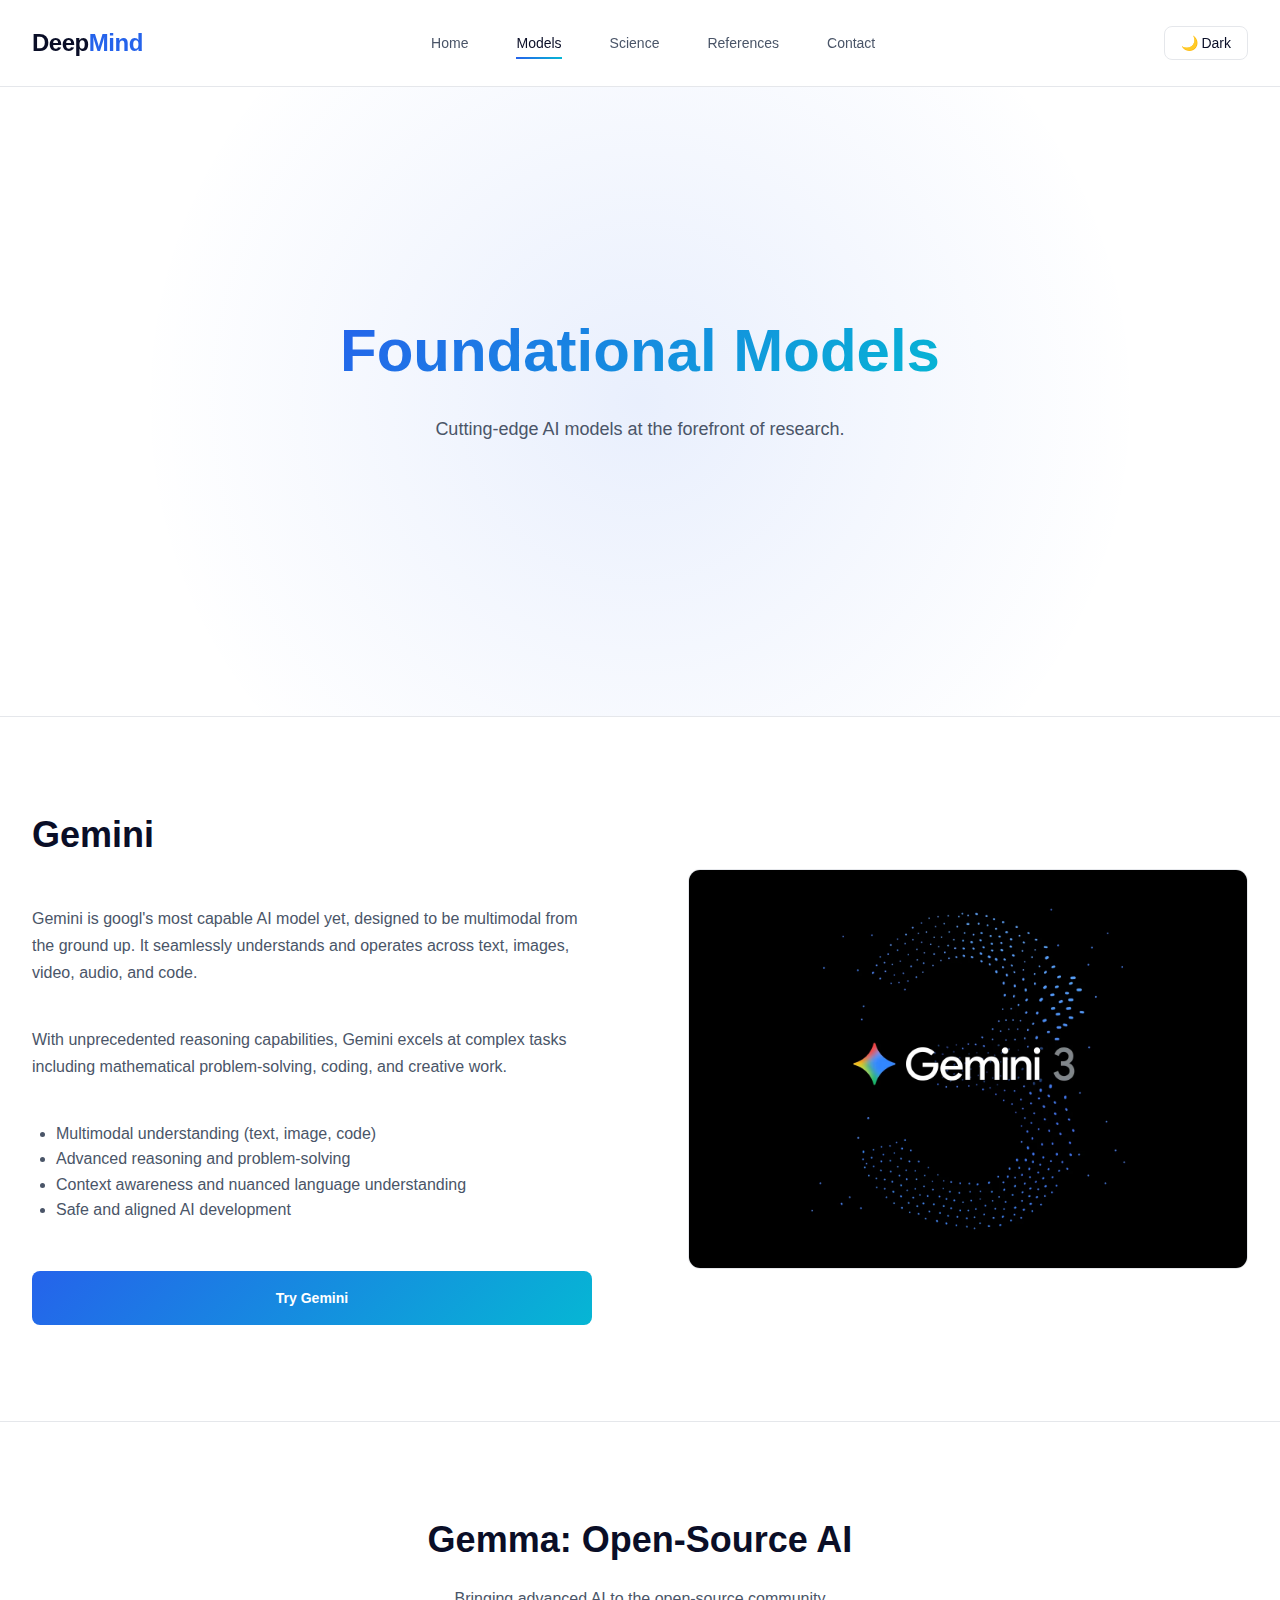
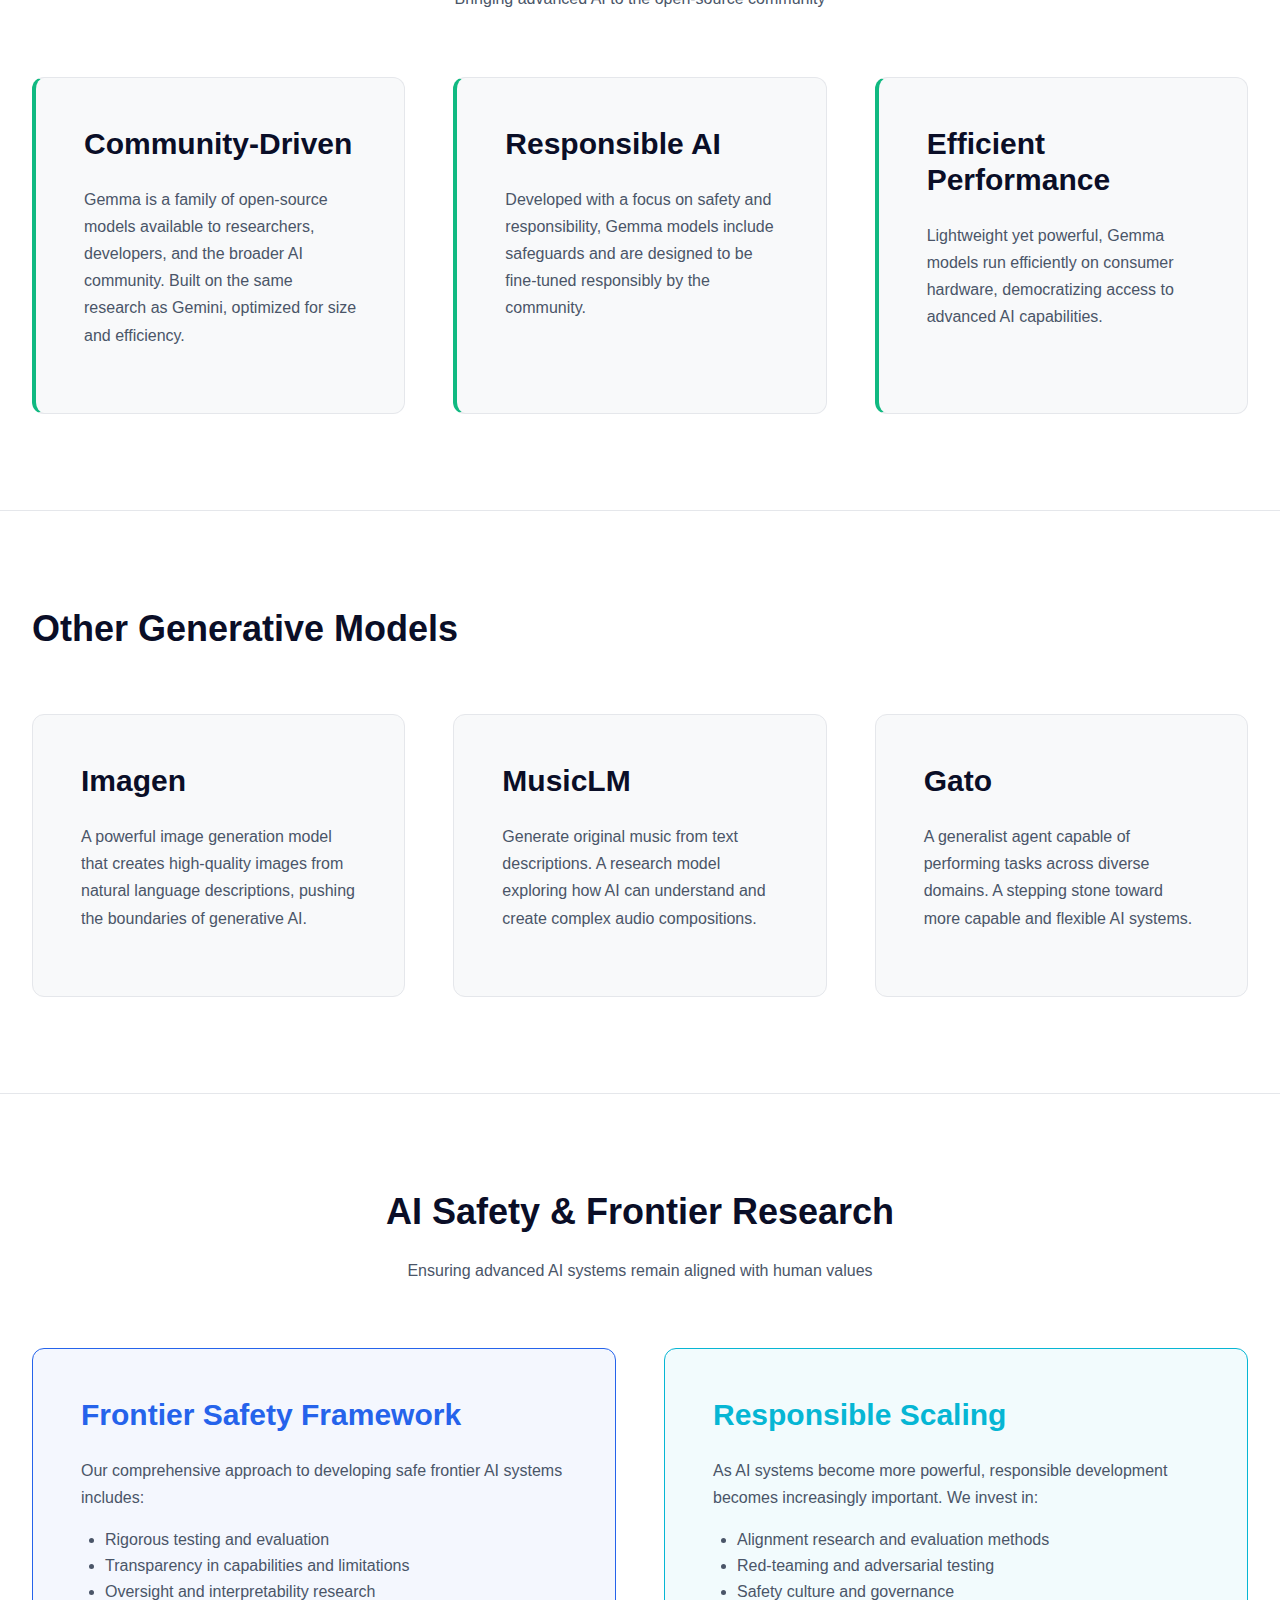
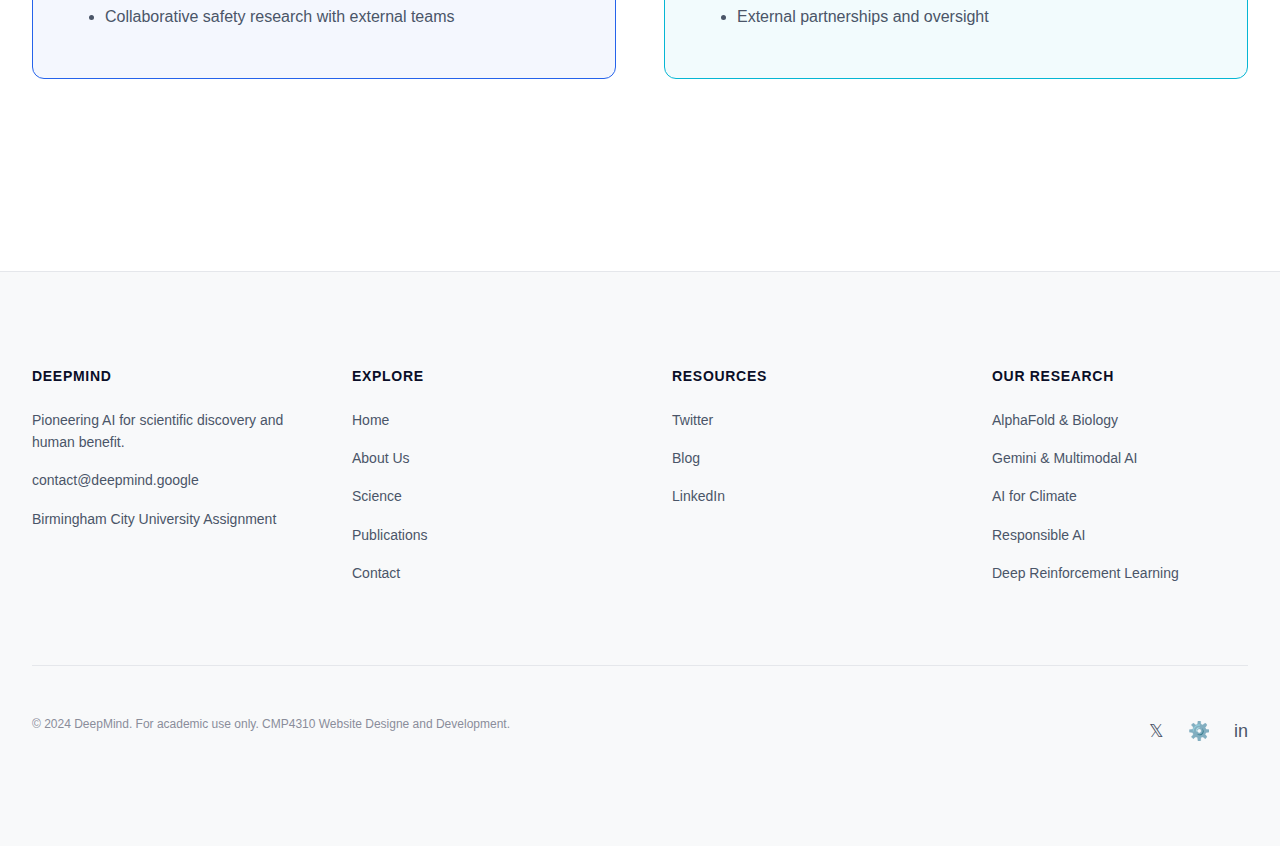
<file: 5_HTML/models.html>
<!DOCTYPE html>
<html lang="en" data-theme="dark">
<head>
  <meta charset="UTF-8">
  <meta name="viewport" content="width=device-width, initial-scale=1.0">
  <meta name="description" content="DeepMind Foundational Models - Gemini, Gemma, and more.">
  <meta property="og:title" content="DeepMind Models">
  <meta property="og:description" content="Explore our foundational models.">

  <title>Models - DeepMind</title>
  <link rel="stylesheet" href="/Style/styles.css">
</head>
<body>

  <!-- #
       HEADER / NAVIGATION
    # -->
  <header>
    <div class="container">
      <div class="header-content">
        <a href="/5_HTML/index.html" class="logo-link">
          <div class="logo">Deep<span>Mind</span></div>
        </a>

        <nav>
          <ul>
            <li><a href="/5_HTML/index.html">Home</a></li>
            <li><a href="/5_HTML/models.html">Models</a></li>
            <li><a href="/5_HTML/science.html">Science</a></li>
            <li><a href="/5_HTML/references.html">References</a></li>
            <li><a href="/5_HTML/contact.html" class="active">Contact</a></li>
          </ul>
        </nav>

        <div class="header-actions">
          <button class="theme-toggle">🌙 Dark</button>
          <button class="mobile-menu-hamburger">☰</button>
        </div>
      </div>
    </div>
  </header>

  <section class="section hero">
    <div class="container">
      <div class="hero-content">
        <h1 class="hero-title">Foundational Models</h1>
        <p class="hero-subtitle">Cutting-edge AI models at the forefront of research.</p>
      </div>
    </div>
  </section>

  <!-- #
       GEMINI SECTION 
       # -->
  <section class="section">
    <div class="container">
      <div class="split-section">
        <div class="split-content">
          <h2>Gemini</h2>
          <p>
            Gemini is googl's most capable AI model yet, designed to be multimodal from the ground up. It seamlessly understands and operates across text, images, video, audio, and code.
          </p>
          <p>
            With unprecedented reasoning capabilities, Gemini excels at complex tasks including mathematical problem-solving, coding, and creative work.
          </p>
          <ul style="margin-left: var(--spacing-lg); color: var(--color-text-secondary);">
            <li>Multimodal understanding (text, image, code)</li>
            <li>Advanced reasoning and problem-solving</li>
            <li>Context awareness and nuanced language understanding</li>
            <li>Safe and aligned AI development</li>
          </ul>
          <a class="btn btn-primary" href="https://gemini.google/us/about/?hl=en" style="margin-top: var(--spacing-lg);" target="_blank">Try Gemini</a>
        </div>


        <div class="split-media" 
             style="width:100%; aspect-ratio: 16/9; overflow:hidden;">
          <img src="/Images/images/Gemini.webp" style="width:100%; height:100%; object-fit:cover;">
        </div>
      </div>
    </div>
  </section>





  <!-- #
       GEMMA SECTION
      # -->
  <section class="section">
    <div class="container">
      <div style="text-align: center; margin-bottom: var(--spacing-3xl);">
        <h2>Gemma: Open-Source AI</h2>
        <p>Bringing advanced AI to the open-source community</p>
      </div>

      <div class="grid grid-2">
        <div class="card card-accent-green">
          <h3>Community-Driven</h3>
          <p>
            Gemma is a family of open-source models available to researchers, developers, and the broader AI community. Built on the same research as Gemini, optimized for size and efficiency.
          </p>
        </div>

        <div class="card card-accent-green">
          <h3>Responsible AI</h3>
          <p>
            Developed with a focus on safety and responsibility, Gemma models include safeguards and are designed to be fine-tuned responsibly by the community.
          </p>
        </div>

        <div class="card card-accent-green">
          <h3>Efficient Performance</h3>
          <p>
            Lightweight yet powerful, Gemma models run efficiently on consumer hardware, democratizing access to advanced AI capabilities.
          </p>
        </div>
      </div>
    </div>
  </section>

  <!-- #
       OTHER GENERATIVE MODELS SECTION
       # -->
  <section class="section">
    <div class="container">
      <h2 style="margin-bottom: var(--spacing-3xl);">Other Generative Models</h2>


      <div class="grid grid-3">
        <div class="card">
          <h3>Imagen</h3>
          <p>
            A powerful image generation model that creates high-quality images from natural language descriptions, pushing the boundaries of generative AI.
          </p>
        </div>

        <div class="card">
          <h3>MusicLM</h3>
          <p>
            Generate original music from text descriptions. A research model exploring how AI can understand and create complex audio compositions.
          </p>
        </div>

        <div class="card">
          <h3>Gato</h3>
          <p>
            A generalist agent capable of performing tasks across diverse domains. A stepping stone toward more capable and flexible AI systems.
          </p>
        </div>
      </div>
    </div>
  </section>

  <!-- #
       AI SAFETY SECTION
       # -->
  <section class="section" id="safety">
    <div class="container">
      <div style="text-align: center; margin-bottom: var(--spacing-3xl);">
        <h2>AI Safety & Frontier Research</h2>
        <p>Ensuring advanced AI systems remain aligned with human values</p>
      </div>

      <div class="grid grid-2">
        <div class="card" style="border: 1px solid var(--color-accent-blue); background: rgba(37, 99, 235, 0.05);">
          <h3 style="color: var(--color-accent-blue);">Frontier Safety Framework</h3>
          <p>
            Our comprehensive approach to developing safe frontier AI systems includes:
          </p>
          <ul style="margin-left: var(--spacing-lg); color: var(--color-text-secondary); margin-top: var(--spacing-md);">
            <li>Rigorous testing and evaluation</li>
            <li>Transparency in capabilities and limitations</li>
            <li>Oversight and interpretability research</li>
            <li>Collaborative safety research with external teams</li>
          </ul>
        </div>

        <div class="card" style="border: 1px solid var(--color-accent-cyan); background: rgba(6, 182, 212, 0.05);">
          <h3 style="color: var(--color-accent-cyan);">Responsible Scaling</h3>
          <p>
            As AI systems become more powerful, responsible development becomes increasingly important. We invest in:
          </p>
          <ul style="margin-left: var(--spacing-lg); color: var(--color-text-secondary); margin-top: var(--spacing-md);">
            <li>Alignment research and evaluation methods</li>
            <li>Red-teaming and adversarial testing</li>
            <li>Safety culture and governance</li>
            <li>External partnerships and oversight</li>
          </ul>
        </div>
      </div>
    </div>
  </section>

  <!-- #
       FOOTER
       # -->
  <footer>
    <div class="container">
      <div class="footer-content">   
        <div class="footer-section">
          <h4>DeepMind</h4>
          <a href="#">Pioneering AI for scientific discovery and human benefit.</a>
          <a href="/5_HTML/contact.html">contact@deepmind.google</a>
          <a href="#">Birmingham City University Assignment</a>
        </div>



        <div class="footer-section">
          <h4>Explore</h4>
          <a href="/5_HTML/index.html" class="active">Home</a>
          <a href="/5_HTML/models.html">About Us</a>
          <a href="/5_HTML/science.html">Science</a>
          <a href="/5_HTML/references.html">Publications</a>
          <a href="/5_HTML/contact.html">Contact</a>
        </div>

        <div class="footer-section">
          <h4>Resources</h4>
          <a href="#">Twitter</a>
          <a href="https://deepmind.google/blog/" target="_blank">Blog</a>
          <a href="#">LinkedIn</a>
        </div>

        <div class="footer-section">
          <h4>Our Research</h4>
          <a href="https://deepmind.google/science/alphafold/" target="_blank">AlphaFold & Biology</a>
          <a href="https://blog.google/products/gemini/gemini-3/" target="_blank">Gemini & Multimodal AI</a>
          <a href="https://deepmind.google/blog/alphaearth-foundations-helps-map-our-planet-in-unprecedented-detail/" target="_blank">AI for Climate</a>
          <a href="https://deepmind.google/responsibility-and-safety/">Responsible AI</a>
          <a href="https://blog.google/technology/ai/decade-deep-learning-and-whats-next/" target="_blank">Deep Reinforcement Learning</a>
        </div>
      </div>

      <div class="footer-bottom">
        <p class="footer-legal">
          © 2024 DeepMind. For academic use only. CMP4310 Website Designe and Development.
        </p>
        <div class="social-links">
          <a title="Twitter">𝕏</a>
          <a title="Blog">⚙️</a>
          <a title="LinkedIn">in</a>
        </div>
      </div>
    </div>
  </footer>
  <script src="/Script/main.js"></script>
</body>
</html>
</file>
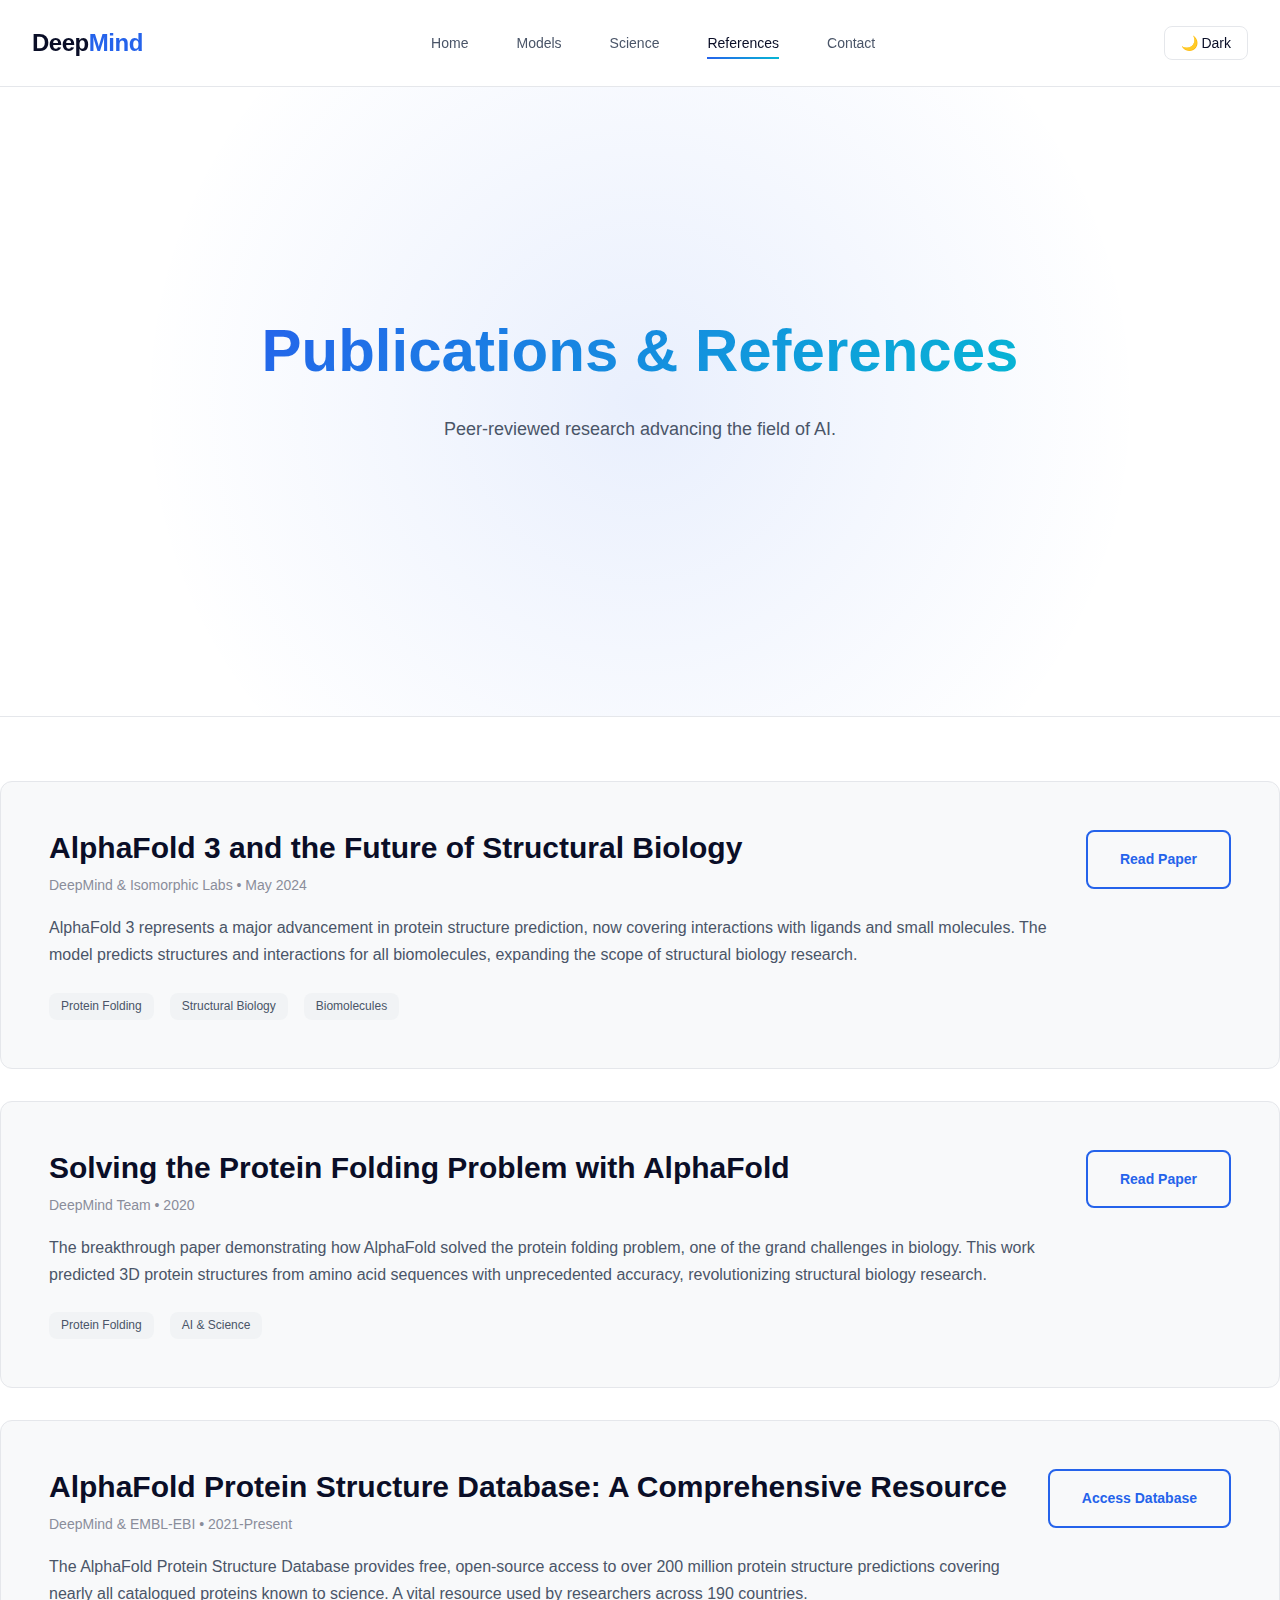
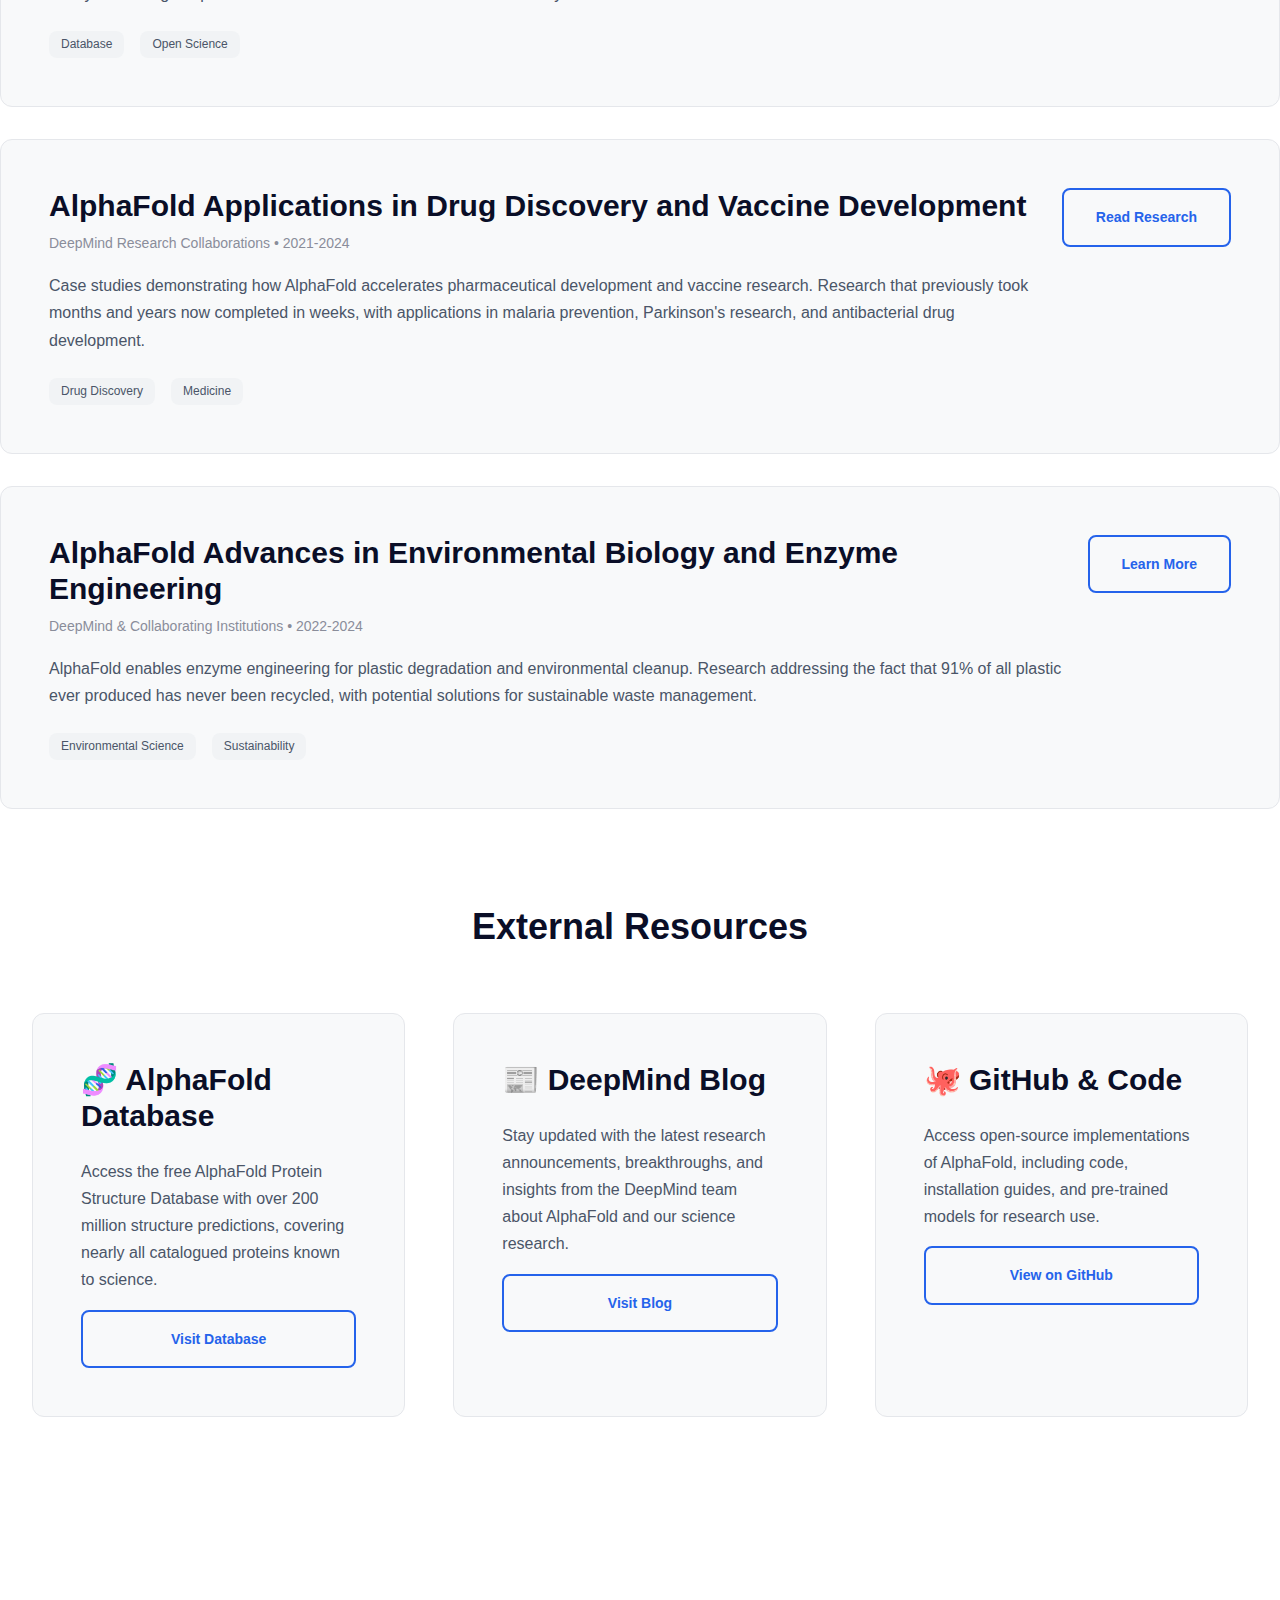
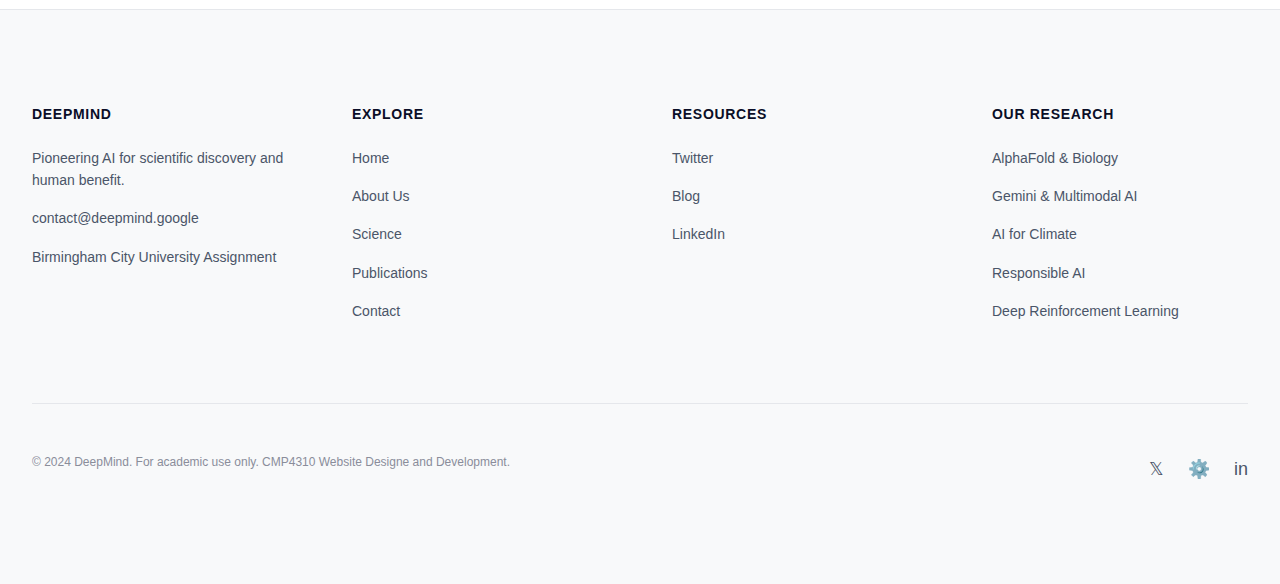
<file: 5_HTML/references.html>
<!DOCTYPE html>
<html lang="en" data-theme="dark">
<head>
  <meta charset="UTF-8">
  <meta name="viewport" content="width=device-width, initial-scale=1.0">
  <meta name="description" content="DeepMind Publications and References - Academic papers and research.">
  <meta property="og:title" content="DeepMind References">
  <meta property="og:description" content="Browse our published research and academic papers.">

  <title>References - DeepMind</title>
  <link rel="stylesheet" href="/Style/styles.css">
</head>
<body>

  <!--#
       HEADER / NAVIGATION
    #-->
  <header>
    <div class="container">
      <div class="header-content">
        <a href="/5_HTML/index.html" class="logo-link">
          <div class="logo">Deep<span>Mind</span></div>
        </a>

        <nav>
          <ul>
            <li><a href="/5_HTML/index.html">Home</a></li>
            <li><a href="/5_HTML/models.html">Models</a></li>
            <li><a href="/5_HTML/science.html">Science</a></li>
            <li><a href="/5_HTML/references.html">References</a></li>
            <li><a href="/5_HTML/contact.html" class="active">Contact</a></li>
          </ul>
        </nav>

        <div class="header-actions">
          <button class="theme-toggle">🌙 Dark</button>
          <button class="mobile-menu-hamburger">☰</button>
        </div>
      </div>
    </div>
  </header>

  <!-- #
       HERO SECTION
       #-->
  <section class="section hero">
    <div class="container">
      <div class="hero-content">
        <h1 class="hero-title">Publications & References</h1>
        <p class="hero-subtitle">Peer-reviewed research advancing the field of AI.</p>
      </div>
    </div>
  </section>

  <!--#
       PUBLICATIONS LIST
       #-->

      <div style="margin-bottom: var(--spacing-3xl);"></div>
      <!-- Publications Space grid  -->
      <div style="display: flex; flex-direction: column; gap: var(--spacing-xl);">

        <!-- Publication 1 -->
        <div class="card">
          <div style="display: flex; justify-content: space-between; align-items: start; gap: var(--spacing-lg);">
            <div>
              <h3 style="margin-bottom: var(--spacing-sm);">AlphaFold 3 and the Future of Structural Biology</h3>
              <p style="color: var(--color-text-muted); font-size: var(--font-size-sm); margin-bottom: var(--spacing-md);">
                DeepMind & Isomorphic Labs • May 2024
              </p>
              <p>
                AlphaFold 3 represents a major advancement in protein structure prediction, now covering interactions with ligands and small molecules. The model predicts structures and interactions for all biomolecules, expanding the scope of structural biology research.
              </p>
              <div style="display: flex; gap: var(--spacing-md); margin-top: var(--spacing-lg); flex-wrap: wrap;">
                <span style="background: var(--color-bg-tertiary); padding: 4px 12px; border-radius: var(--radius-md); font-size: var(--font-size-xs); color: var(--color-text-secondary);">Protein Folding</span>
                <span style="background: var(--color-bg-tertiary); padding: 4px 12px; border-radius: var(--radius-md); font-size: var(--font-size-xs); color: var(--color-text-secondary);">Structural Biology</span>
                <span style="background: var(--color-bg-tertiary); padding: 4px 12px; border-radius: var(--radius-md); font-size: var(--font-size-xs); color: var(--color-text-secondary);">Biomolecules</span>
              </div>
            </div>
            <a href="https://deepmind.google/blog/alphafold-unlocks-one-of-the-greatest-puzzles-in-biology/" class="btn btn-secondary" style="white-space: nowrap;" target="_blank">Read Paper</a>
          </div>
        </div>

        <!-- Publication 2 -->
        <div class="card">
          <div style="display: flex; justify-content: space-between; align-items: start; gap: var(--spacing-lg);">
            <div>
              <h3 style="margin-bottom: var(--spacing-sm);">Solving the Protein Folding Problem with AlphaFold</h3>
              <p style="color: var(--color-text-muted); font-size: var(--font-size-sm); margin-bottom: var(--spacing-md);">
                DeepMind Team • 2020
              </p>
              <p>
                The breakthrough paper demonstrating how AlphaFold solved the protein folding problem, one of the grand challenges in biology. This work predicted 3D protein structures from amino acid sequences with unprecedented accuracy, revolutionizing structural biology research.
              </p>
              <div style="display: flex; gap: var(--spacing-md); margin-top: var(--spacing-lg); flex-wrap: wrap;">
                <span style="background: var(--color-bg-tertiary); padding: 4px 12px; border-radius: var(--radius-md); font-size: var(--font-size-xs); color: var(--color-text-secondary);">Protein Folding</span>
                <span style="background: var(--color-bg-tertiary); padding: 4px 12px; border-radius: var(--radius-md); font-size: var(--font-size-xs); color: var(--color-text-secondary);">AI & Science</span>
              </div>
            </div>
            <a href="https://www.nature.com/articles/s41586-020-2223-x" class="btn btn-secondary" style="white-space: nowrap;" target="_blank">Read Paper</a>
          </div>
        </div>

        <!-- Publication 3 -->
        <div class="card">
          <div style="display: flex; justify-content: space-between; align-items: start; gap: var(--spacing-lg);">
            <div>
              <h3 style="margin-bottom: var(--spacing-sm);">AlphaFold Protein Structure Database: A Comprehensive Resource</h3>
              <p style="color: var(--color-text-muted); font-size: var(--font-size-sm); margin-bottom: var(--spacing-md);">
                DeepMind & EMBL-EBI • 2021-Present
              </p>
              <p>
                The AlphaFold Protein Structure Database provides free, open-source access to over 200 million protein structure predictions covering nearly all catalogued proteins known to science. A vital resource used by researchers across 190 countries.
              </p>
              <div style="display: flex; gap: var(--spacing-md); margin-top: var(--spacing-lg); flex-wrap: wrap;">
                <span style="background: var(--color-bg-tertiary); padding: 4px 12px; border-radius: var(--radius-md); font-size: var(--font-size-xs); color: var(--color-text-secondary);">Database</span>
                <span style="background: var(--color-bg-tertiary); padding: 4px 12px; border-radius: var(--radius-md); font-size: var(--font-size-xs); color: var(--color-text-secondary);">Open Science</span>
              </div>
            </div>
            <a href="https://alphafold.ebi.ac.uk/" class="btn btn-secondary" style="white-space: nowrap;" target="_blank">Access Database</a>
          </div>
        </div>

        <!-- Publication 4 -->
        <div class="card">
          <div style="display: flex; justify-content: space-between; align-items: start; gap: var(--spacing-lg);">
            <div>
              <h3 style="margin-bottom: var(--spacing-sm);">AlphaFold Applications in Drug Discovery and Vaccine Development</h3>
              <p style="color: var(--color-text-muted); font-size: var(--font-size-sm); margin-bottom: var(--spacing-md);">
                DeepMind Research Collaborations • 2021-2024
              </p>
              <p>
                Case studies demonstrating how AlphaFold accelerates pharmaceutical development and vaccine research. Research that previously took months and years now completed in weeks, with applications in malaria prevention, Parkinson's research, and antibacterial drug development.
              </p>
              <div style="display: flex; gap: var(--spacing-md); margin-top: var(--spacing-lg); flex-wrap: wrap;">
                <span style="background: var(--color-bg-tertiary); padding: 4px 12px; border-radius: var(--radius-md); font-size: var(--font-size-xs); color: var(--color-text-secondary);">Drug Discovery</span>
                <span style="background: var(--color-bg-tertiary); padding: 4px 12px; border-radius: var(--radius-md); font-size: var(--font-size-xs); color: var(--color-text-secondary);">Medicine</span>
              </div>
            </div>
            <a href="https://deepmind.google/blog/advancing-discovery-of-better-drugs-and-medicine/" class="btn btn-secondary" style="white-space: nowrap;" target="_blank">Read Research</a>
          </div>
        </div>

        <!-- Publication 5 -->
        <div class="card">
          <div style="display: flex; justify-content: space-between; align-items: start; gap: var(--spacing-lg);">
            <div>
              <h3 style="margin-bottom: var(--spacing-sm);">AlphaFold Advances in Environmental Biology and Enzyme Engineering</h3>
              <p style="color: var(--color-text-muted); font-size: var(--font-size-sm); margin-bottom: var(--spacing-md);">
                DeepMind & Collaborating Institutions • 2022-2024
              </p>
              <p>
                AlphaFold enables enzyme engineering for plastic degradation and environmental cleanup. Research addressing the fact that 91% of all plastic ever produced has never been recycled, with potential solutions for sustainable waste management.
              </p>
              <div style="display: flex; gap: var(--spacing-md); margin-top: var(--spacing-lg); flex-wrap: wrap;">
                <span style="background: var(--color-bg-tertiary); padding: 4px 12px; border-radius: var(--radius-md); font-size: var(--font-size-xs); color: var(--color-text-secondary);">Environmental Science</span>
                <span style="background: var(--color-bg-tertiary); padding: 4px 12px; border-radius: var(--radius-md); font-size: var(--font-size-xs); color: var(--color-text-secondary);">Sustainability</span>
              </div>
            </div>
            <a href="https://deepmind.google/blog/creating-plastic-eating-enzymes-that-could-save-us-from-pollution/" class="btn btn-secondary" style="white-space: nowrap;" target="_blank">Learn More</a>
          </div>
        </div>
    </div>

  <!--#
       EXTERNAL RESOURCES
      #-->
  <section class="section">
    <div class="container">
      <h2 style="text-align: center; margin-bottom: var(--spacing-3xl);">External Resources</h2>

      <div class="grid grid-3">
        <div class="card">
          <h3>🧬 AlphaFold Database</h3>
          <p>
            Access the free AlphaFold Protein Structure Database with over 200 million structure predictions, covering nearly all catalogued proteins known to science.
          </p>
          <a href="https://alphafold.ebi.ac.uk/" class="btn btn-secondary" style="width: 100%; text-align: center;" target="_blank">Visit Database</a>
        </div>

        <div class="card">
          <h3>📰 DeepMind Blog</h3>
          <p>
            Stay updated with the latest research announcements, breakthroughs, and insights from the DeepMind team about AlphaFold and our science research.
          </p>
          <a href="https://deepmind.google/blog/" class="btn btn-secondary" style="width: 100%; text-align: center;" target="_blank">Visit Blog</a>
        </div>

        <div class="card">
          <h3>🐙 GitHub & Code</h3>
          <p>
            Access open-source implementations of AlphaFold, including code, installation guides, and pre-trained models for research use.
          </p>
          <a href="https://github.com/google-deepmind/alphafold" class="btn btn-secondary" style="width: 100%; text-align: center;" target="_blank">View on GitHub</a>
        </div>
      </div>
    </div>
  </section>

  <!-- #
       FOOTER
    # -->
  <footer>
    <div class="container">
      <div class="footer-content">   
        <div class="footer-section">
          <h4>DeepMind</h4>
          <a href="#">Pioneering AI for scientific discovery and human benefit.</a>
          <a href="/5_HTML/contact.html">contact@deepmind.google</a>
          <a href="#">Birmingham City University Assignment</a>
        </div>



        <div class="footer-section">
          <h4>Explore</h4>
          <a href="/5_HTML/index.html" class="active">Home</a>
          <a href="/5_HTML/models.html">About Us</a>
          <a href="/5_HTML/science.html">Science</a>
          <a href="/5_HTML/references.html">Publications</a>
          <a href="/5_HTML/contact.html">Contact</a>
        </div>

        <div class="footer-section">
          <h4>Resources</h4>
          <a href="#">Twitter</a>
          <a href="https://deepmind.google/blog/" target="_blank">Blog</a>
          <a href="#">LinkedIn</a>
        </div>

        <div class="footer-section">
          <h4>Our Research</h4>
          <a href="https://deepmind.google/science/alphafold/" target="_blank">AlphaFold & Biology</a>
          <a href="https://blog.google/products/gemini/gemini-3/" target="_blank">Gemini & Multimodal AI</a>
          <a href="https://deepmind.google/blog/alphaearth-foundations-helps-map-our-planet-in-unprecedented-detail/" target="_blank">AI for Climate</a>
          <a href="https://deepmind.google/responsibility-and-safety/" target="_blank">Responsible AI</a>
          <a href="https://blog.google/technology/ai/decade-deep-learning-and-whats-next/" target="_blank">Deep Reinforcement Learning</a>
        </div>
      </div>

      <div class="footer-bottom">
        <p class="footer-legal">
          © 2024 DeepMind. For academic use only. CMP4310 Website Designe and Development.
        </p>
        <div class="social-links">
          <a title="Twitter">𝕏</a>
          <a title="Blog">⚙️</a>
          <a title="LinkedIn">in</a>
        </div>
      </div>
    </div>
  </footer>

  <script src="/Script/main.js"></script>
</body>
</html>
</file>
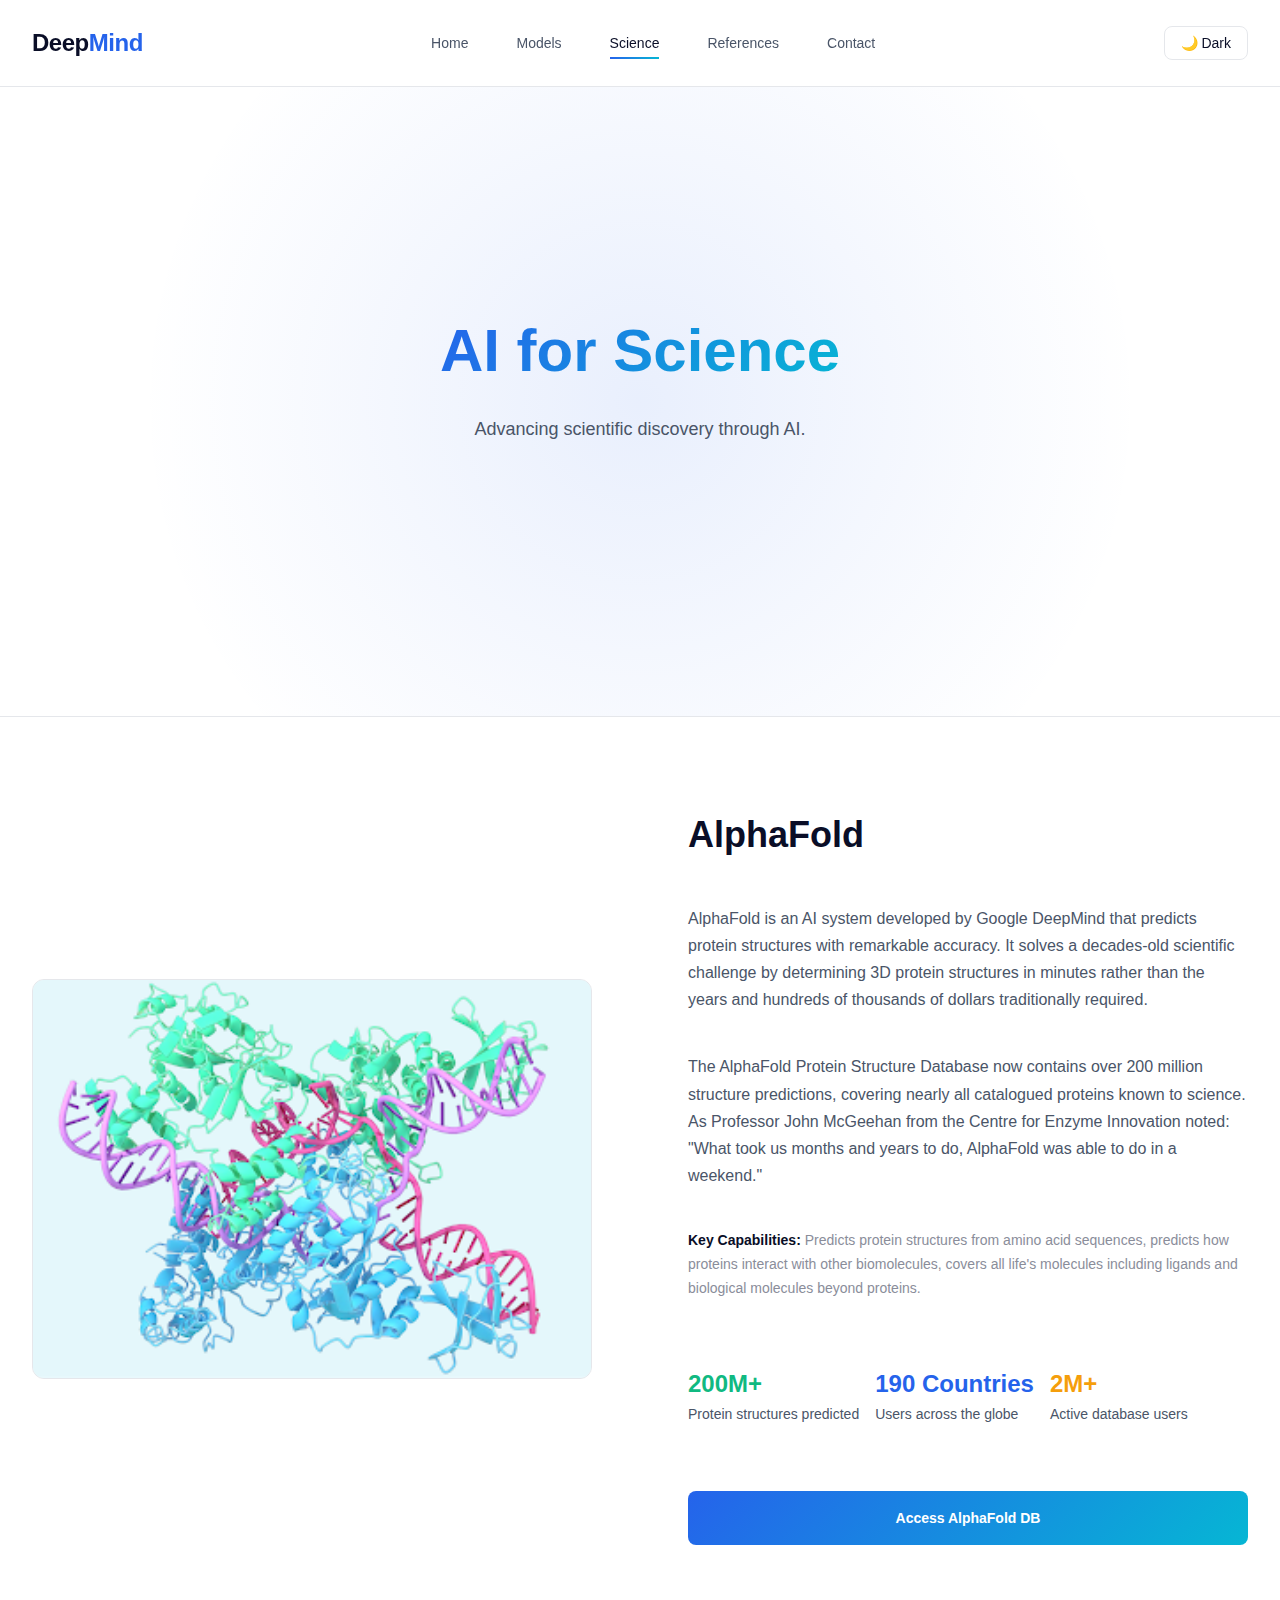
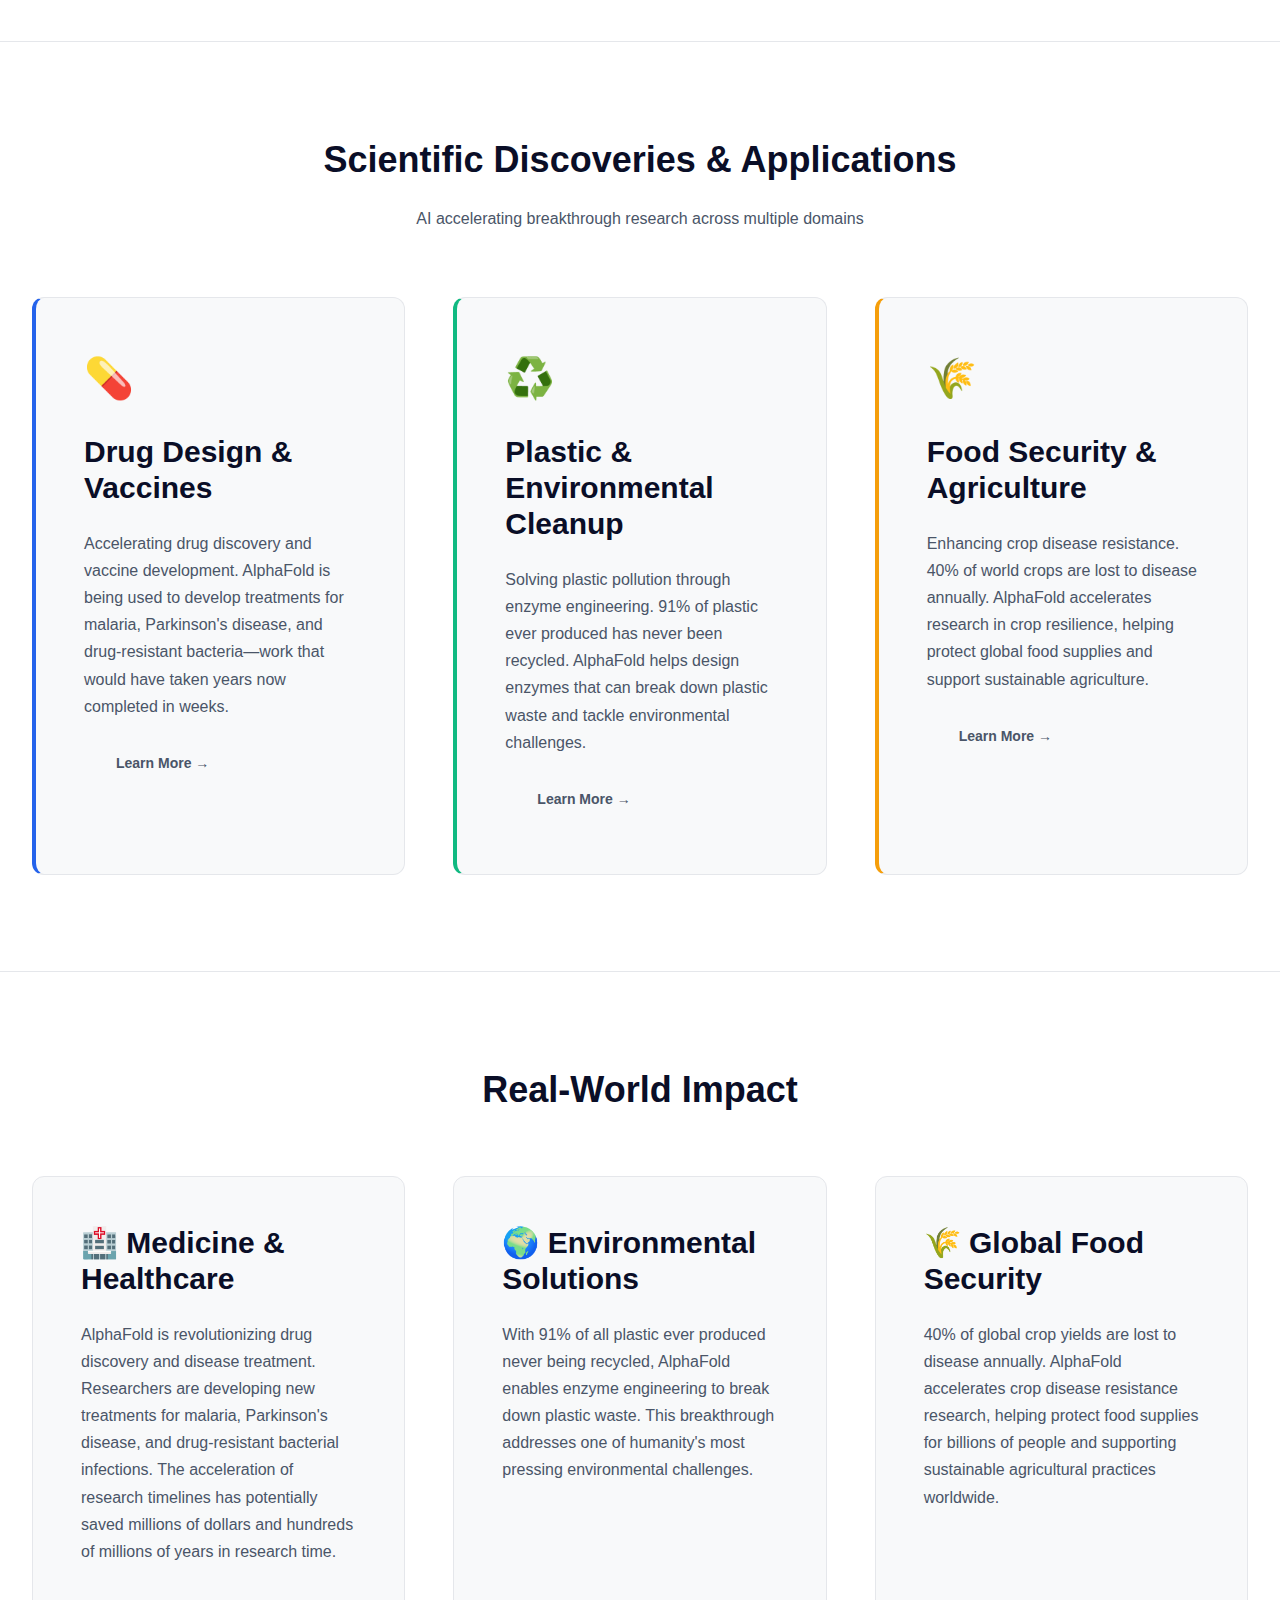
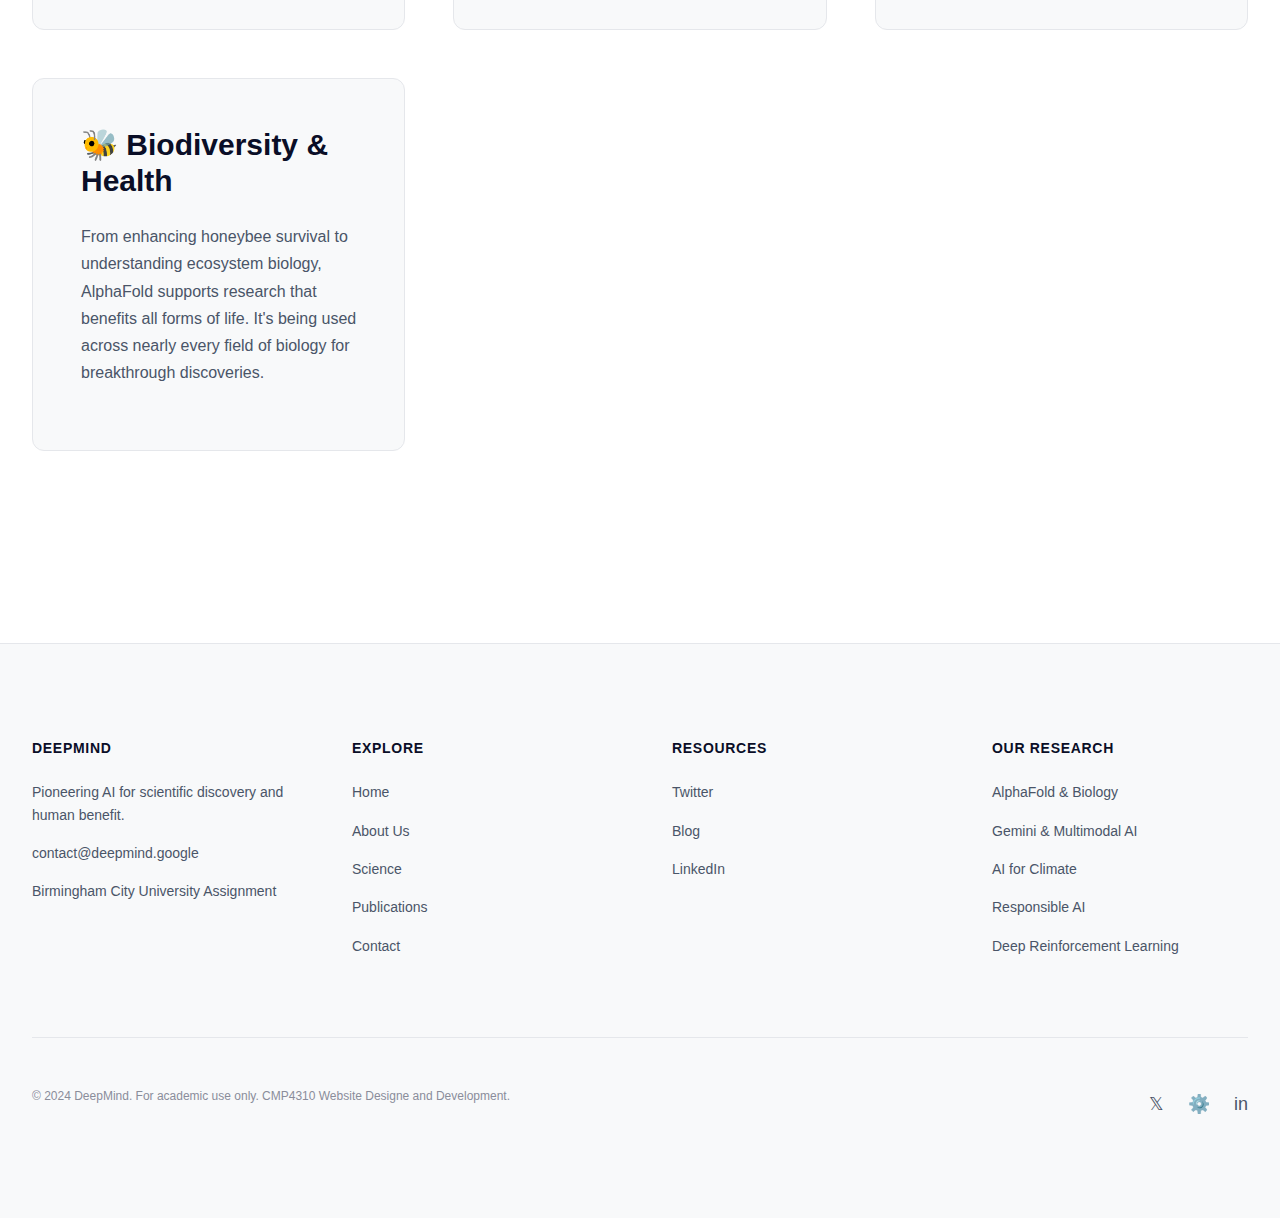
<file: 5_HTML/science.html>
<!DOCTYPE html>
<html lang="en" data-theme="dark">
<head>
  <meta charset="UTF-8">
  <meta name="viewport" content="width=device-width, initial-scale=1.0">
  <meta name="description" content="DeepMind - Solving Intelligence. Advancing Humanity.">
  <meta property="og:title" content="DeepMind">
  <meta property="og:description" content="Solving Intelligence. Advancing Humanity.">
  <meta property="og:type" content="website">

  <title>DeepMind - Solving Intelligence. Advancing Humanity.</title>
  <link rel="stylesheet" href="/Style/styles.css">
</head>
<body>

  <!--HEADER / NAVIGATION -->
  <header>
    <div class="container">
      <div class="header-content">
        <a href="/5_HTML/index.html">
          <div class="logo">Deep<span>Mind</span></div>
        </a>

        <nav>
          <ul>
            <li><a href="/5_HTML/index.html" class="active">Home</a></li>
            <li><a href="/5_HTML/models.html">Models</a></li>
            <li><a href="/5_HTML/science.html">Science</a></li>
            <li><a href="/5_HTML/references.html">References</a></li>
            <li><a href="/5_HTML/contact.html">Contact</a></li>
          </ul>
        </nav>

        <div class="header-actions">
          <button class="theme-toggle">🌙 Dark</button>
          <button class="mobile-menu-hamburger">☰</button>
        </div>
      </div>
    </div>
  </header>

  <!--#
       HERO SECTION
      #-->
  <section class="section hero">
    <div class="container">
      <div class="hero-content">
        <h1 class="hero-title">AI for Science</h1>
        <p class="hero-subtitle">Advancing scientific discovery through AI.</p>
      </div>
    </div>
  </section>

  <!-- #
       ALPHAFOLD 
      #-->
  <section class="section">
    <div class="container">
      <div class="split-section">
        <div class="split-media" style="width:100%; aspect-ratio: 16/9; overflow:hidden;">
          <img src="/Images/images/alphafold-protein-structure.png" alt="A depiction of the protein structure, more specific DNA polymerase. " style="width: 100%; height: 100%; object-fit: cover;">
        </div>

        <div class="split-content">
          <h2>AlphaFold</h2>
          <p>
            AlphaFold is an AI system developed by Google DeepMind that predicts protein structures with remarkable accuracy. It solves a decades-old scientific challenge by determining 3D protein structures in minutes rather than the years and hundreds of thousands of dollars traditionally required.
          </p>
          <p>
            The AlphaFold Protein Structure Database now contains over 200 million structure predictions, covering nearly all catalogued proteins known to science. As Professor John McGeehan from the Centre for Enzyme Innovation noted: "What took us months and years to do, AlphaFold was able to do in a weekend."
          </p>
          <p style="font-size: var(--font-size-sm); color: var(--color-text-muted);">
            <strong>Key Capabilities:</strong> Predicts protein structures from amino acid sequences, predicts how proteins interact with other biomolecules, covers all life's molecules including ligands and biological molecules beyond proteins.
          </p>
          <div style="display: flex; gap: var(--spacing-md); margin-top: var(--spacing-lg); flex-wrap: wrap;">
            <div>
              <div style="font-size: var(--font-size-2xl); font-weight: bold; color: var(--color-accent-green);">200M+</div>
              <p style="font-size: var(--font-size-sm);">Protein structures predicted</p>
            </div>
            <div>
              <div style="font-size: var(--font-size-2xl); font-weight: bold; color: var(--color-accent-blue);">190 Countries</div>
              <p style="font-size: var(--font-size-sm);">Users across the globe</p>
            </div>
            <div>
              <div style="font-size: var(--font-size-2xl); font-weight: bold; color: var(--color-accent-yellow);">2M+</div>
              <p style="font-size: var(--font-size-sm);">Active database users</p>
            </div>
          </div>
          <a class="btn btn-primary" style="margin-top: var(--spacing-lg);" href="https://alphafold.ebi.ac.uk/">Access AlphaFold DB</a>
        </div>
      </div>
    </div>
  </section>

  <!-- #
       DISCOVERY GRID
       #-->
  <section class="section">
    <div class="container">
      <div style="text-align: center; margin-bottom: var(--spacing-3xl);">
        <h2>Scientific Discoveries & Applications</h2>
        <p>AI accelerating breakthrough research across multiple domains</p>
      </div>

      <div class="grid grid-3">
        
        <!-- Drug Discovery & Medicine Card -->
        <div class="card card-accent-blue">
          <div style="font-size: 2.5rem; margin-bottom: var(--spacing-lg);">💊</div>
          <h3>Drug Design & Vaccines</h3>
          <p>
            Accelerating drug discovery and vaccine development. AlphaFold is being used to develop treatments for malaria, Parkinson's disease, and drug-resistant bacteria—work that would have taken years now completed in weeks.
          </p>
          <a href="https://deepmind.google/blog/advancing-discovery-of-better-drugs-and-medicine/" class="btn btn-ghost" target="_blank">Learn More →</a>
        </div>

        <!-- Environmental Solutions Card -->
        <div class="card card-accent-green">
          <div style="font-size: 2.5rem; margin-bottom: var(--spacing-lg);">♻️</div>
          <h3>Plastic & Environmental Cleanup</h3>
          <p>
            Solving plastic pollution through enzyme engineering. 91% of plastic ever produced has never been recycled. AlphaFold helps design enzymes that can break down plastic waste and tackle environmental challenges.
          </p>
          <a href="https://deepmind.google/blog/creating-plastic-eating-enzymes-that-could-save-us-from-pollution/" class="btn btn-ghost" target="_blank">Learn More →</a>
        </div>

        <!-- Food Security Card -->
        <div class="card card-accent-yellow">
          <div style="font-size: 2.5rem; margin-bottom: var(--spacing-lg);">🌾</div>
          <h3>Food Security & Agriculture</h3>
          <p>
            Enhancing crop disease resistance. 40% of world crops are lost to disease annually. AlphaFold accelerates research in crop resilience, helping protect global food supplies and support sustainable agriculture.
          </p>
          <a href="https://deepmind.google/blog/engineering-more-resilient-crops-for-a-warming-climate/" class="btn btn-ghost" target="_blank">Learn More →</a>
        </div>
      </div>
    </div>
  </section>

  <!-- #
       IMPACT SECTION
       #-->
  <section class="section">
    <div class="container">
      <h2 style="text-align: center; margin-bottom: var(--spacing-3xl);">Real-World Impact</h2>

      <div class="grid grid-2">
        <div class="card">
          <h3>🏥 Medicine & Healthcare</h3>
          <p>
            AlphaFold is revolutionizing drug discovery and disease treatment. Researchers are developing new treatments for malaria, Parkinson's disease, and drug-resistant bacterial infections. The acceleration of research timelines has potentially saved millions of dollars and hundreds of millions of years in research time.
          </p>
        </div>

        <div class="card">
          <h3>🌍 Environmental Solutions</h3>
          <p>
            With 91% of all plastic ever produced never being recycled, AlphaFold enables enzyme engineering to break down plastic waste. This breakthrough addresses one of humanity's most pressing environmental challenges.
          </p>
        </div>

        <div class="card">
          <h3>🌾 Global Food Security</h3>
          <p>
            40% of global crop yields are lost to disease annually. AlphaFold accelerates crop disease resistance research, helping protect food supplies for billions of people and supporting sustainable agricultural practices worldwide.
          </p>
        </div>

        <div class="card">
          <h3>🐝 Biodiversity & Health</h3>
          <p>
            From enhancing honeybee survival to understanding ecosystem biology, AlphaFold supports research that benefits all forms of life. It's being used across nearly every field of biology for breakthrough discoveries.
          </p>
        </div>
      </div>
    </div>
  </section>

  <!-- #
       FOOTER
       # -->
  <footer>
    <div class="container">
      <div class="footer-content">   
        <div class="footer-section">
          <h4>DeepMind</h4>
          <a href="#">Pioneering AI for scientific discovery and human benefit.</a>
          <a href="/5_HTML/contact.html">contact@deepmind.google</a>
          <a href="#">Birmingham City University Assignment</a>
        </div>



        <div class="footer-section">
          <h4>Explore</h4>
          <a href="/5_HTML/index.html" class="active">Home</a>
          <a href="/5_HTML/models.html">About Us</a>
          <a href="/5_HTML/science.html">Science</a>
          <a href="/5_HTML/references.html">Publications</a>
          <a href="/5_HTML/contact.html">Contact</a>
        </div>

        <div class="footer-section">
          <h4>Resources</h4>
          <a href="#">Twitter</a>
          <a href="https://deepmind.google/blog/" target="_blank">Blog</a>
          <a href="#">LinkedIn</a>
        </div>

        <div class="footer-section">
          <h4>Our Research</h4>
          <a href="https://deepmind.google/science/alphafold/" target="_blank">AlphaFold & Biology</a>
          <a href="https://blog.google/products/gemini/gemini-3/" target="_blank">Gemini & Multimodal AI</a>
          <a href="https://deepmind.google/blog/alphaearth-foundations-helps-map-our-planet-in-unprecedented-detail/" target="_blank">AI for Climate</a>
          <a href="https://deepmind.google/responsibility-and-safety/" target="_blank">Responsible AI</a>
          <a href="https://blog.google/technology/ai/decade-deep-learning-and-whats-next/" target="_blank">Deep Reinforcement Learning</a>
        </div>
      </div>

      <div class="footer-bottom">
        <p class="footer-legal">
          © 2024 DeepMind. For academic use only. CMP4310 Website Designe and Development.
        </p>
        <div class="social-links">
          <a title="Twitter">𝕏</a>
          <a title="Blog">⚙️</a>
          <a title="LinkedIn">in</a>
        </div>
      </div>
    </div>
  </footer>

  <style>
    @keyframes float {
      0%, 100% { transform: translateY(0px); }
      50% { transform: translateY(-10px); }
    }
  </style>

  <script src="/Script/main.js"></script>
</body>
</html>
</file>
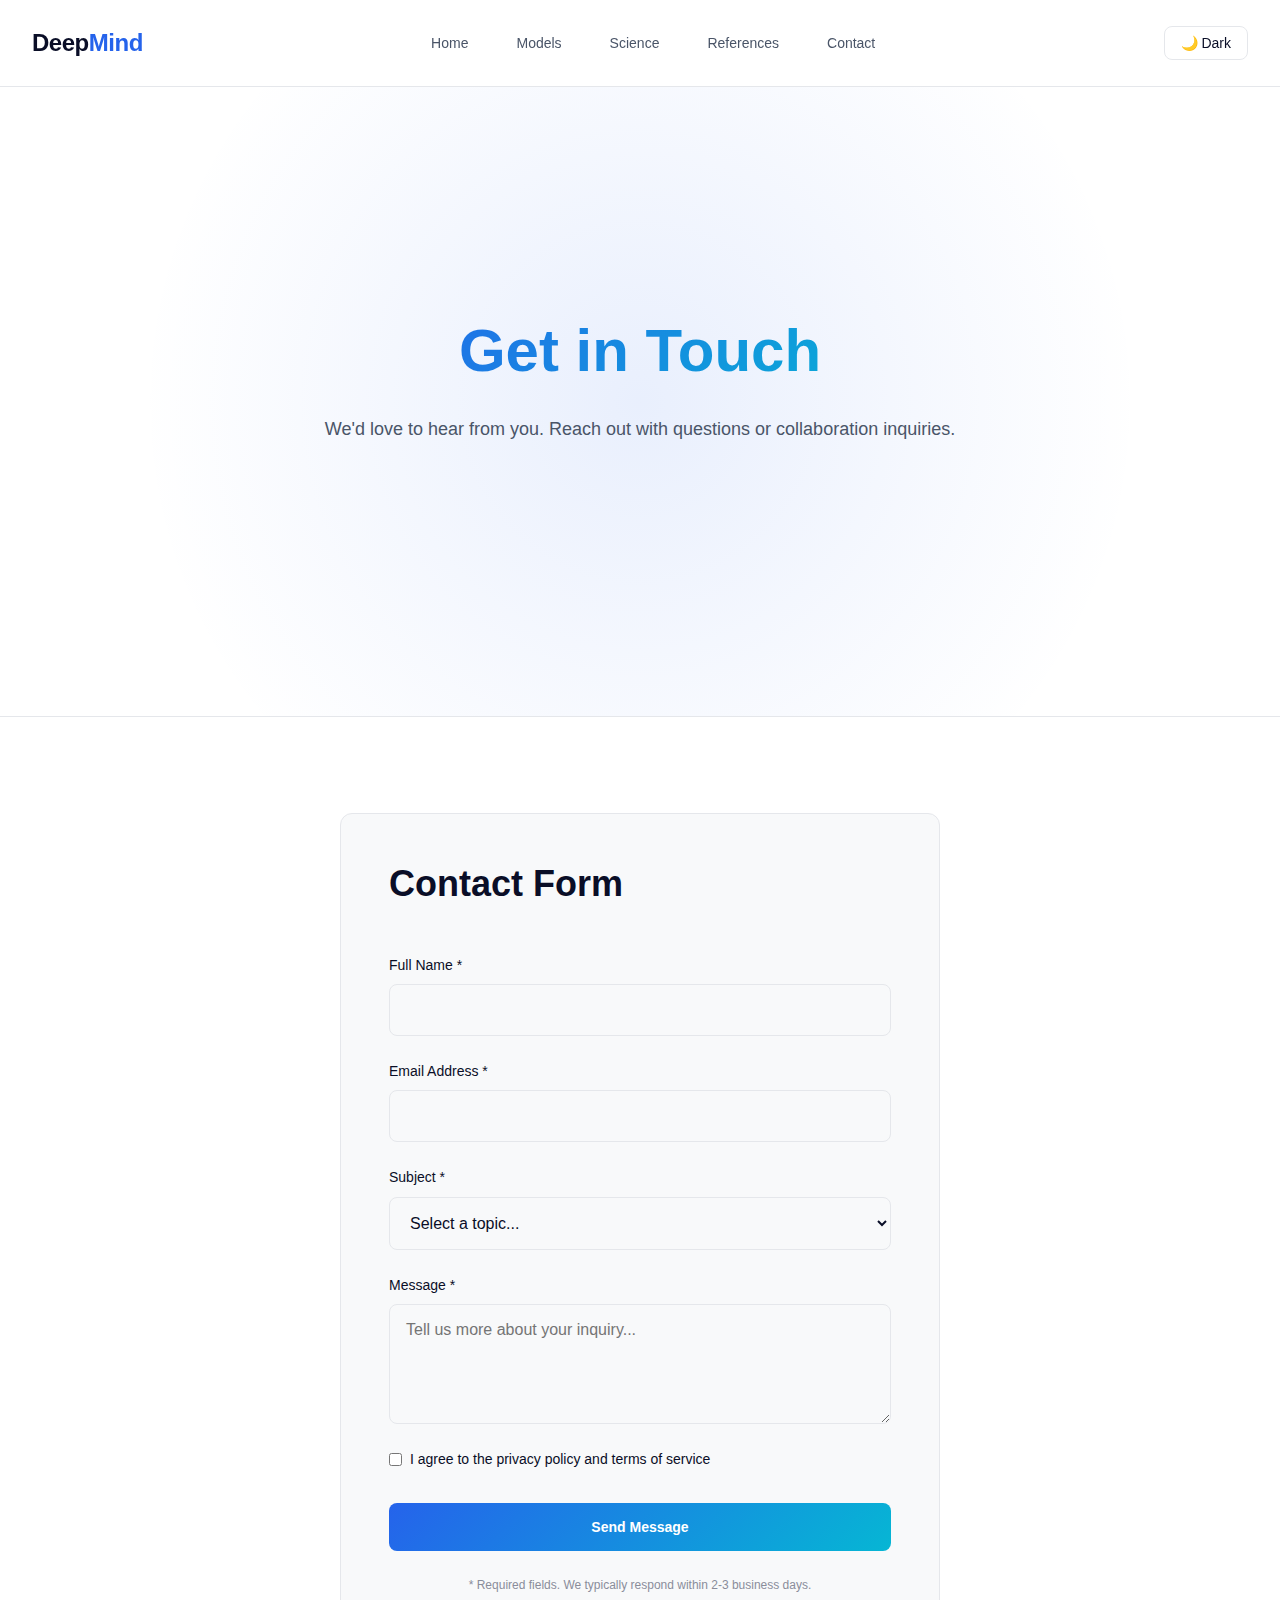
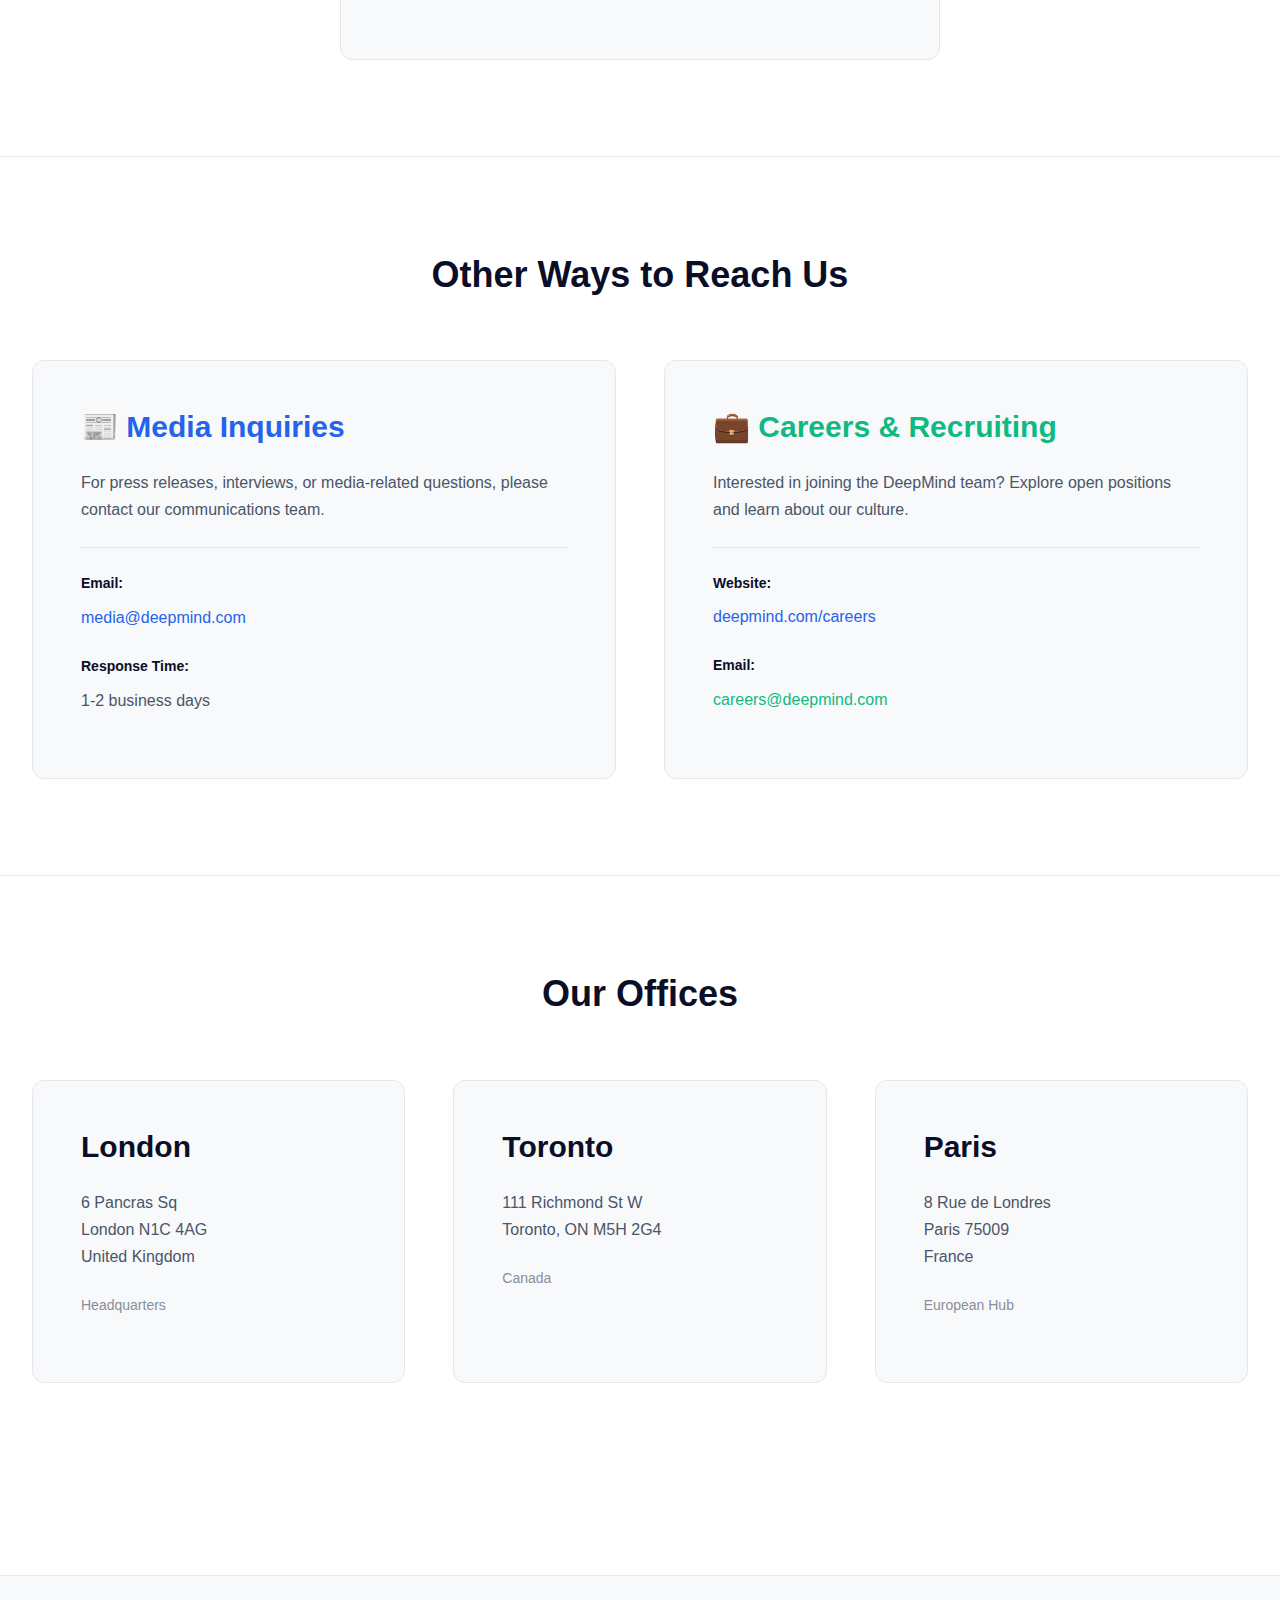
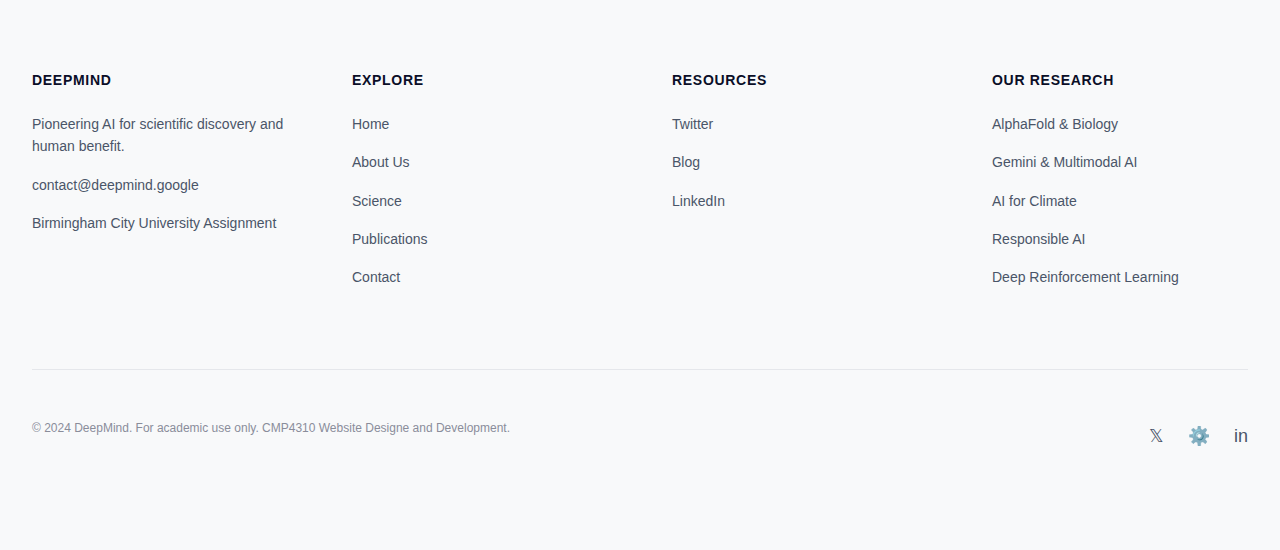
<file: pages/contact.html>
<!DOCTYPE html>
<html lang="en" data-theme="dark">
<head>
  <meta charset="UTF-8">
  <meta name="viewport" content="width=device-width, initial-scale=1.0">
  <meta name="description" content="Contact DeepMind - Get in touch with our team.">
  <meta property="og:title" content="Contact DeepMind">
  <meta property="og:description" content="Reach out to the DeepMind team.">

  <title>Contact - DeepMind</title>
  <link rel="stylesheet" href="../css/styles.css">
</head>
<body>

  <!-- #
       HEADER / NAVIGATION
       # -->
  <header>
    <div class="container">
      <div class="header-content">
        <a href="../index.html" class="logo-link">
          <div class="logo">Deep<span>Mind</span></div>
        </a>

        <nav>
          <ul>
            <li><a href="../index.html">Home</a></li>
            <li><a href="models.html">Models</a></li>
            <li><a href="science.html">Science</a></li>
            <li><a href="references.html">References</a></li>
            <li><a href="contact.html" class="active">Contact</a></li>
          </ul>
        </nav>

        <div class="header-actions">
          <button class="theme-toggle">🌙 Dark</button>
          <button class="mobile-menu-hamburger">☰</button>
        </div>
      </div>
    </div>
  </header>

  <!-- #
       HERO SECTION
       # -->
  <section class="section hero">
    <div class="container">
      <div class="hero-content">
        <h1 class="hero-title">Get in Touch</h1>
        <p class="hero-subtitle">We'd love to hear from you. Reach out with questions or collaboration inquiries.</p>
      </div>
    </div>
  </section>

  <!-- #
       CONTACT FORM SECTION
       # -->
  <section class="section">
    <div class="container">
      <div style="max-width: 600px; margin: 0 auto;">
        <div class="card">
          <h2 style="margin-bottom: var(--spacing-2xl);">Contact Form</h2>

          <form>
            <div class="form-group">
              <label for="name">Full Name *</label>
              <input type="text" id="name" name="name" required>
            </div>

            <div class="form-group">
              <label for="email">Email Address *</label>
              <input type="email" id="email" name="email" required>
            </div>

            <div class="form-group">
              <label for="subject">Subject *</label>
              <select id="subject" name="subject" required>
                <option value="">Select a topic...</option>
                <option value="collaboration">Research Collaboration</option>
                <option value="media">Media Inquiry</option>
                <option value="careers">Careers</option>
                <option value="partnership">Partnership</option>
                <option value="feedback">Feedback</option>
                <option value="other">Other</option>
              </select>
            </div>

            <div class="form-group">
              <label for="message">Message *</label>
              <textarea id="message" name="message" required placeholder="Tell us more about your inquiry..."></textarea>
            </div>

            <div class="form-group">
              <label style="display: flex; align-items: center; gap: var(--spacing-sm);">
                <input type="checkbox" name="privacy" required>
                <span>I agree to the privacy policy and terms of service</span>
              </label>
            </div>

            <button type="submit" class="btn btn-primary" style="width: 100%; justify-content: center;">Send Message</button>
          </form>

          <p style="font-size: var(--font-size-xs); color: var(--color-text-muted); margin-top: var(--spacing-lg); text-align: center;">
            * Required fields. We typically respond within 2-3 business days.
          </p>
        </div>
      </div>
    </div>
  </section>

  <!-- #
       ALTERNATIVE CONTACT OPTIONS
       # -->
  <section class="section">
    <div class="container">
      <h2 style="text-align: center; margin-bottom: var(--spacing-3xl);">Other Ways to Reach Us</h2>

      <div class="grid grid-2">
        <!-- Media Inquiries Card -->
        <div class="card">
          <h3 style="color: var(--color-accent-blue); margin-bottom: var(--spacing-lg);">📰 Media Inquiries</h3>
          <p>
            For press releases, interviews, or media-related questions, please contact our communications team.
          </p>
          <div style="margin-top: var(--spacing-lg); padding-top: var(--spacing-lg); border-top: 1px solid var(--color-border);">
            <p style="color: var(--color-text-secondary); font-size: var(--font-size-sm); margin-bottom: var(--spacing-sm);">
              <strong>Email:</strong>
            </p>
            <p style="color: var(--color-accent-blue); margin-bottom: var(--spacing-lg);">
              media@deepmind.com
            </p>
            <p style="color: var(--color-text-secondary); font-size: var(--font-size-sm); margin-bottom: var(--spacing-sm);">
              <strong>Response Time:</strong>
            </p>
            <p style="color: var(--color-text-secondary);">
              1-2 business days
            </p>
          </div>
        </div>

        <!-- Careers Card -->
        <div class="card">
          <h3 style="color: var(--color-accent-green); margin-bottom: var(--spacing-lg);">💼 Careers & Recruiting</h3>
          <p>
            Interested in joining the DeepMind team? Explore open positions and learn about our culture.
          </p>
          <div style="margin-top: var(--spacing-lg); padding-top: var(--spacing-lg); border-top: 1px solid var(--color-border);">
            <p style="color: var(--color-text-secondary); font-size: var(--font-size-sm); margin-bottom: var(--spacing-sm);">
              <strong>Website:</strong>
            </p>
            <a href="#" style="color: var(--color-accent-blue); display: block; margin-bottom: var(--spacing-lg);">
              deepmind.com/careers
            </a>
            <p style="color: var(--color-text-secondary); font-size: var(--font-size-sm); margin-bottom: var(--spacing-sm);">
              <strong>Email:</strong>
            </p>
            <p style="color: var(--color-accent-green);">
              careers@deepmind.com
            </p>
          </div>
        </div>
      </div>
    </div>
  </section>

  <!-- #
       OFFICE LOCATIONS
    #-->
  <section class="section">
    <div class="container">
      <h2 style="text-align: center; margin-bottom: var(--spacing-3xl);">Our Offices</h2>

      <div class="grid grid-3">
        <div class="card">
          <h3> London</h3>
          <p style="margin-top: var(--spacing-md); color: var(--color-text-secondary);">
            6 Pancras Sq<br>
            London N1C 4AG<br>
            United Kingdom
          </p>
          <p style="margin-top: var(--spacing-lg); color: var(--color-text-muted); font-size: var(--font-size-sm);">
            Headquarters
          </p>
        </div>

        <div class="card">
          <h3> Toronto</h3>
          <p style="margin-top: var(--spacing-md); color: var(--color-text-secondary);">
            111 Richmond St W<br>
            Toronto, ON M5H 2G4
          </p>
          <p style="margin-top: var(--spacing-lg); color: var(--color-text-muted); font-size: var(--font-size-sm);">
            Canada
          </p>
        </div>

        <div class="card">
          <h3> Paris</h3>
          <p style="margin-top: var(--spacing-md); color: var(--color-text-secondary);">
            8 Rue de Londres<br>
            Paris 75009<br>
            France
          </p>
          <p style="margin-top: var(--spacing-lg); color: var(--color-text-muted); font-size: var(--font-size-sm);">
            European Hub
          </p>
        </div>
      </div>
    </div>
  </section>


  <!-- FOOTER -->

  <footer>
    <div class="container">
      <div class="footer-content">   
        <div class="footer-section">
          <h4>DeepMind</h4>
          <a href="#">Pioneering AI for scientific discovery and human benefit.</a>
          <a href="/pages/contact.html">contact@deepmind.google</a>
          <a href="#">Birmingham City University Assignment</a>
        </div>



        <div class="footer-section">
          <h4>Explore</h4>
          <a href="/index.html" class="active">Home</a>
          <a href="/pages/models.html">About Us</a>
          <a href="/pages/science.html">Science</a>
          <a href="/pages/references.html">Publications</a>
          <a href="/pages/contact.html">Contact</a>
        </div>

        <div class="footer-section">
          <h4>Resources</h4>
          <a href="#">Twitter</a>
          <a href="https://deepmind.google/blog/" target="_blank">Blog</a>
          <a href="#">LinkedIn</a>
        </div>

        <div class="footer-section">
          <h4>Our Research</h4>
          <a href="https://deepmind.google/science/alphafold/" target="_blank">AlphaFold & Biology</a>
          <a href="https://blog.google/products/gemini/gemini-3/" target="_blank">Gemini & Multimodal AI</a>
          <a href="https://deepmind.google/blog/alphaearth-foundations-helps-map-our-planet-in-unprecedented-detail/" target="_blank">AI for Climate</a>
          <a href="https://deepmind.google/responsibility-and-safety/" target="_blank">Responsible AI</a>
          <a href="https://blog.google/technology/ai/decade-deep-learning-and-whats-next/" target="_blank">Deep Reinforcement Learning</a>
        </div>
      </div>

      <div class="footer-bottom">
        <p class="footer-legal">
          © 2024 DeepMind. For academic use only. CMP4310 Website Designe and Development.
        </p>
        <div class="social-links">
          <a title="Twitter">𝕏</a>
          <a title="Blog">⚙️</a>
          <a title="LinkedIn">in</a>
        </div>
      </div>
    </div>
  </footer>

  <script src="../js/main.js"></script>
</body>
</html>
</file>
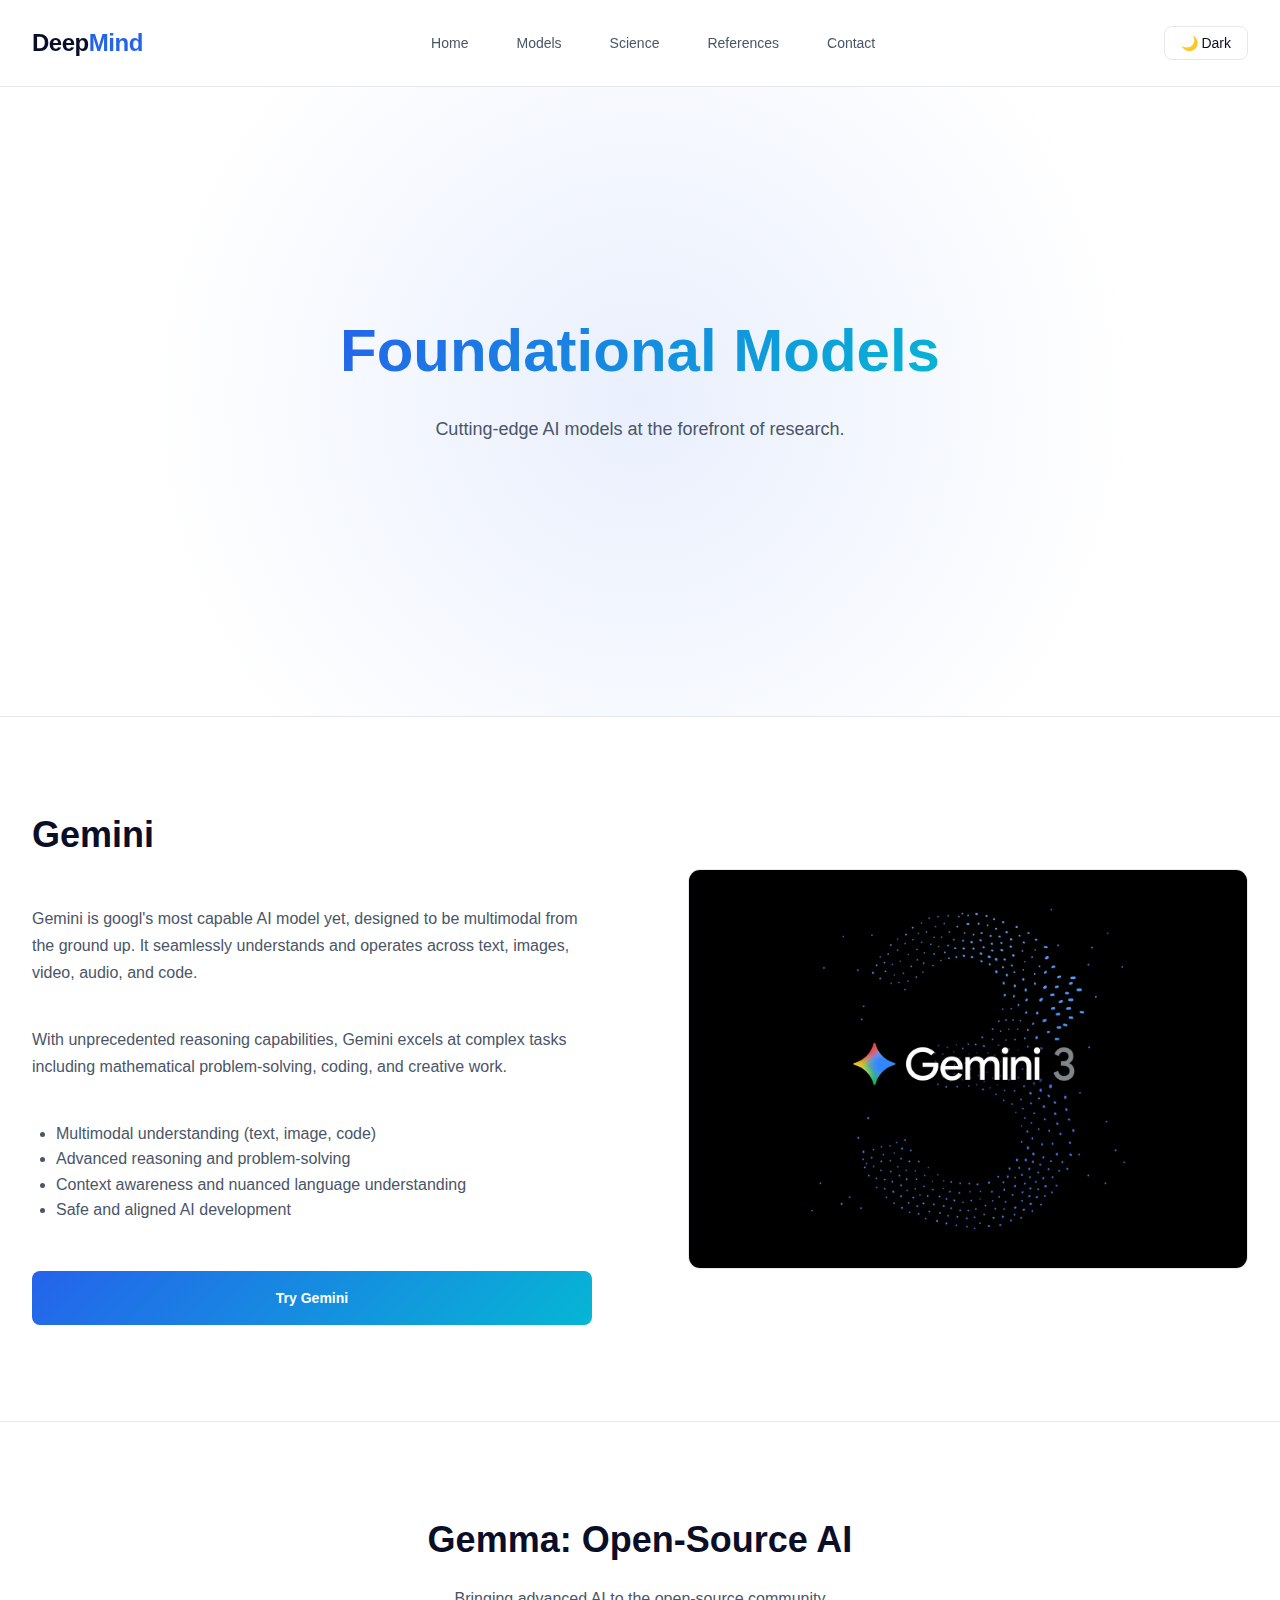
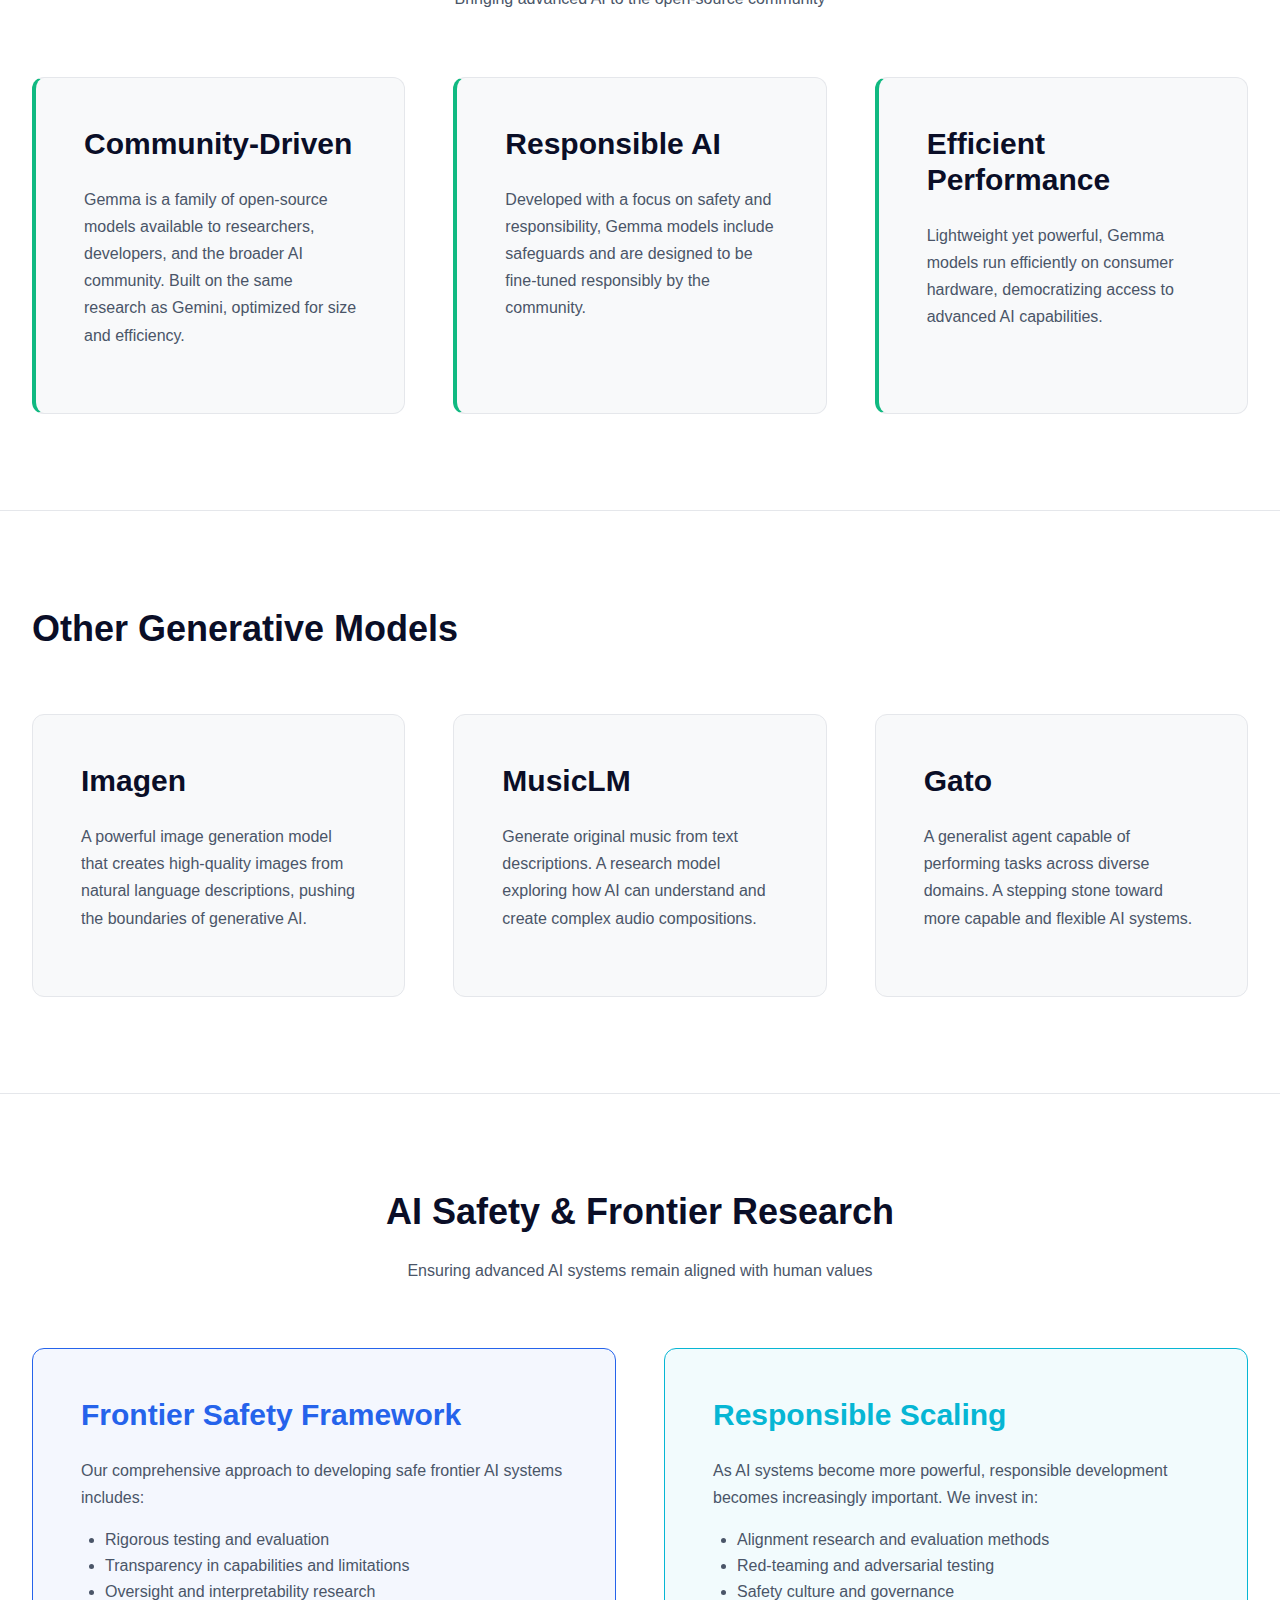
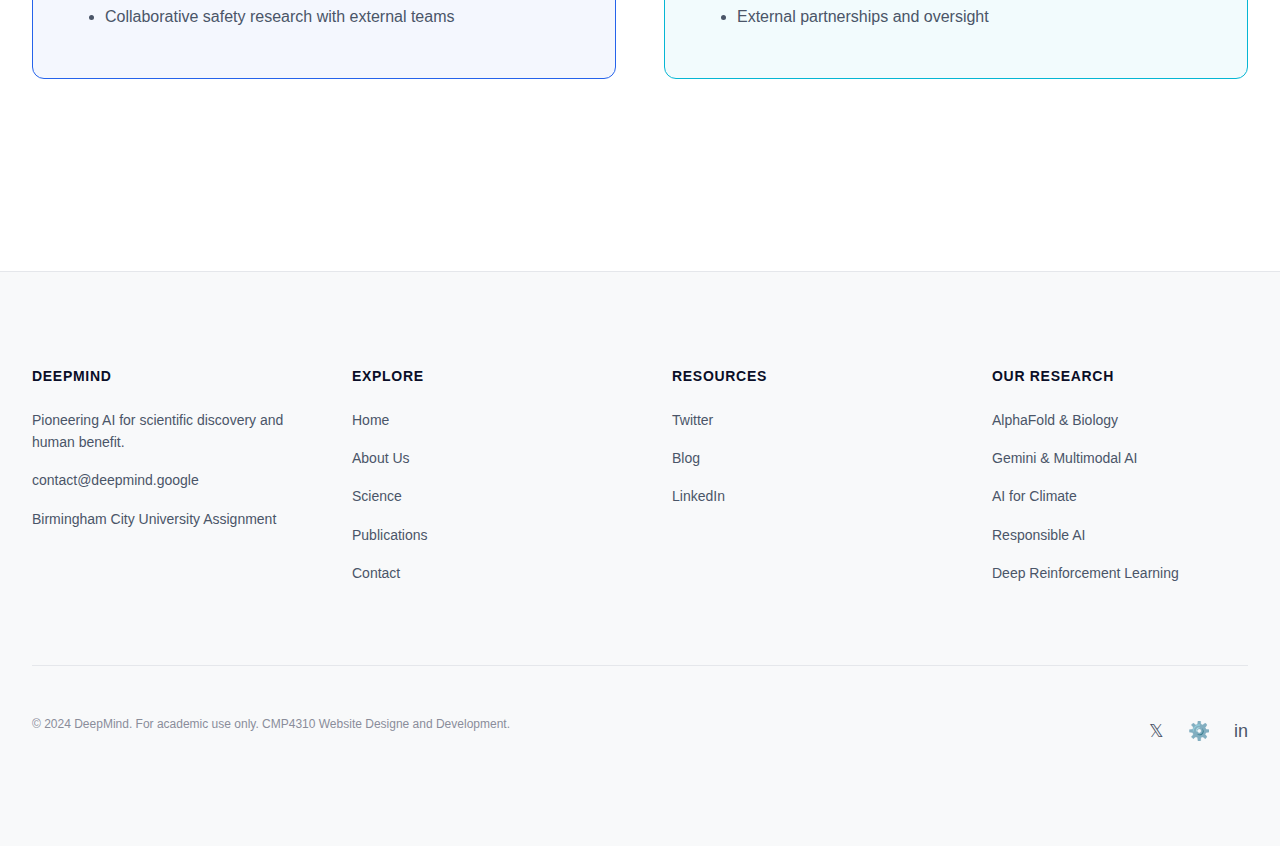
<file: pages/models.html>
<!DOCTYPE html>
<html lang="en" data-theme="dark">
<head>
  <meta charset="UTF-8">
  <meta name="viewport" content="width=device-width, initial-scale=1.0">
  <meta name="description" content="DeepMind Foundational Models - Gemini, Gemma, and more.">
  <meta property="og:title" content="DeepMind Models">
  <meta property="og:description" content="Explore our foundational models.">

  <title>Models - DeepMind</title>
  <link rel="stylesheet" href="../css/styles.css">
</head>
<body>

  <!-- #
       HEADER / NAVIGATION
    # -->
  <header>
    <div class="container">
      <div class="header-content">
        <a href="../index.html" class="logo-link">
          <div class="logo">Deep<span>Mind</span></div>
        </a>

        <nav>
          <ul>
            <li><a href="../index.html">Home</a></li>
            <li><a href="models.html" class="active">Models</a></li>
            <li><a href="science.html">Science</a></li>
            <li><a href="references.html">References</a></li>
            <li><a href="contact.html">Contact</a></li>
          </ul>
        </nav>

        <div class="header-actions">
          <button class="theme-toggle">🌙 Dark</button>
          <button class="mobile-menu-hamburger">☰</button>
        </div>
      </div>
    </div>
  </header>

  <section class="section hero">
    <div class="container">
      <div class="hero-content">
        <h1 class="hero-title">Foundational Models</h1>
        <p class="hero-subtitle">Cutting-edge AI models at the forefront of research.</p>
      </div>
    </div>
  </section>

  <!-- #
       GEMINI SECTION 
       # -->
  <section class="section">
    <div class="container">
      <div class="split-section">
        <div class="split-content">
          <h2>Gemini</h2>
          <p>
            Gemini is googl's most capable AI model yet, designed to be multimodal from the ground up. It seamlessly understands and operates across text, images, video, audio, and code.
          </p>
          <p>
            With unprecedented reasoning capabilities, Gemini excels at complex tasks including mathematical problem-solving, coding, and creative work.
          </p>
          <ul style="margin-left: var(--spacing-lg); color: var(--color-text-secondary);">
            <li>Multimodal understanding (text, image, code)</li>
            <li>Advanced reasoning and problem-solving</li>
            <li>Context awareness and nuanced language understanding</li>
            <li>Safe and aligned AI development</li>
          </ul>
          <a class="btn btn-primary" href="https://gemini.google/us/about/?hl=en" style="margin-top: var(--spacing-lg);" target="_blank">Try Gemini</a>
        </div>


        <div class="split-media" 
             style="width:100%; aspect-ratio: 16/9; overflow:hidden;">
          <img src="../assets/images/Gemini.webp" style="width:100%; height:100%; object-fit:cover;">
        </div>
      </div>
    </div>
  </section>





  <!-- #
       GEMMA SECTION
      # -->
  <section class="section">
    <div class="container">
      <div style="text-align: center; margin-bottom: var(--spacing-3xl);">
        <h2>Gemma: Open-Source AI</h2>
        <p>Bringing advanced AI to the open-source community</p>
      </div>

      <div class="grid grid-2">
        <div class="card card-accent-green">
          <h3>Community-Driven</h3>
          <p>
            Gemma is a family of open-source models available to researchers, developers, and the broader AI community. Built on the same research as Gemini, optimized for size and efficiency.
          </p>
        </div>

        <div class="card card-accent-green">
          <h3>Responsible AI</h3>
          <p>
            Developed with a focus on safety and responsibility, Gemma models include safeguards and are designed to be fine-tuned responsibly by the community.
          </p>
        </div>

        <div class="card card-accent-green">
          <h3>Efficient Performance</h3>
          <p>
            Lightweight yet powerful, Gemma models run efficiently on consumer hardware, democratizing access to advanced AI capabilities.
          </p>
        </div>
      </div>
    </div>
  </section>

  <!-- #
       OTHER GENERATIVE MODELS SECTION
       # -->
  <section class="section">
    <div class="container">
      <h2 style="margin-bottom: var(--spacing-3xl);">Other Generative Models</h2>


      <div class="grid grid-3">
        <div class="card">
          <h3>Imagen</h3>
          <p>
            A powerful image generation model that creates high-quality images from natural language descriptions, pushing the boundaries of generative AI.
          </p>
        </div>

        <div class="card">
          <h3>MusicLM</h3>
          <p>
            Generate original music from text descriptions. A research model exploring how AI can understand and create complex audio compositions.
          </p>
        </div>

        <div class="card">
          <h3>Gato</h3>
          <p>
            A generalist agent capable of performing tasks across diverse domains. A stepping stone toward more capable and flexible AI systems.
          </p>
        </div>
      </div>
    </div>
  </section>

  <!-- #
       AI SAFETY SECTION
       # -->
  <section class="section" id="safety">
    <div class="container">
      <div style="text-align: center; margin-bottom: var(--spacing-3xl);">
        <h2>AI Safety & Frontier Research</h2>
        <p>Ensuring advanced AI systems remain aligned with human values</p>
      </div>

      <div class="grid grid-2">
        <div class="card" style="border: 1px solid var(--color-accent-blue); background: rgba(37, 99, 235, 0.05);">
          <h3 style="color: var(--color-accent-blue);">Frontier Safety Framework</h3>
          <p>
            Our comprehensive approach to developing safe frontier AI systems includes:
          </p>
          <ul style="margin-left: var(--spacing-lg); color: var(--color-text-secondary); margin-top: var(--spacing-md);">
            <li>Rigorous testing and evaluation</li>
            <li>Transparency in capabilities and limitations</li>
            <li>Oversight and interpretability research</li>
            <li>Collaborative safety research with external teams</li>
          </ul>
        </div>

        <div class="card" style="border: 1px solid var(--color-accent-cyan); background: rgba(6, 182, 212, 0.05);">
          <h3 style="color: var(--color-accent-cyan);">Responsible Scaling</h3>
          <p>
            As AI systems become more powerful, responsible development becomes increasingly important. We invest in:
          </p>
          <ul style="margin-left: var(--spacing-lg); color: var(--color-text-secondary); margin-top: var(--spacing-md);">
            <li>Alignment research and evaluation methods</li>
            <li>Red-teaming and adversarial testing</li>
            <li>Safety culture and governance</li>
            <li>External partnerships and oversight</li>
          </ul>
        </div>
      </div>
    </div>
  </section>

  <!-- #
       FOOTER
       # -->
  <footer>
    <div class="container">
      <div class="footer-content">   
        <div class="footer-section">
          <h4>DeepMind</h4>
          <a href="#">Pioneering AI for scientific discovery and human benefit.</a>
          <a href="/pages/contact.html">contact@deepmind.google</a>
          <a href="#">Birmingham City University Assignment</a>
        </div>



        <div class="footer-section">
          <h4>Explore</h4>
          <a href="/index.html" class="active">Home</a>
          <a href="/pages/models.html">About Us</a>
          <a href="/pages/science.html">Science</a>
          <a href="/pages/references.html">Publications</a>
          <a href="/pages/contact.html">Contact</a>
        </div>

        <div class="footer-section">
          <h4>Resources</h4>
          <a href="#">Twitter</a>
          <a href="https://deepmind.google/blog/" target="_blank">Blog</a>
          <a href="#">LinkedIn</a>
        </div>

        <div class="footer-section">
          <h4>Our Research</h4>
          <a href="https://deepmind.google/science/alphafold/" target="_blank">AlphaFold & Biology</a>
          <a href="https://blog.google/products/gemini/gemini-3/" target="_blank">Gemini & Multimodal AI</a>
          <a href="https://deepmind.google/blog/alphaearth-foundations-helps-map-our-planet-in-unprecedented-detail/" target="_blank">AI for Climate</a>
          <a href="https://deepmind.google/responsibility-and-safety/">Responsible AI</a>
          <a href="https://blog.google/technology/ai/decade-deep-learning-and-whats-next/" target="_blank">Deep Reinforcement Learning</a>
        </div>
      </div>

      <div class="footer-bottom">
        <p class="footer-legal">
          © 2024 DeepMind. For academic use only. CMP4310 Website Designe and Development.
        </p>
        <div class="social-links">
          <a title="Twitter">𝕏</a>
          <a title="Blog">⚙️</a>
          <a title="LinkedIn">in</a>
        </div>
      </div>
    </div>
  </footer>
  <script src="../js/main.js"></script>
</body>
</html>
</file>
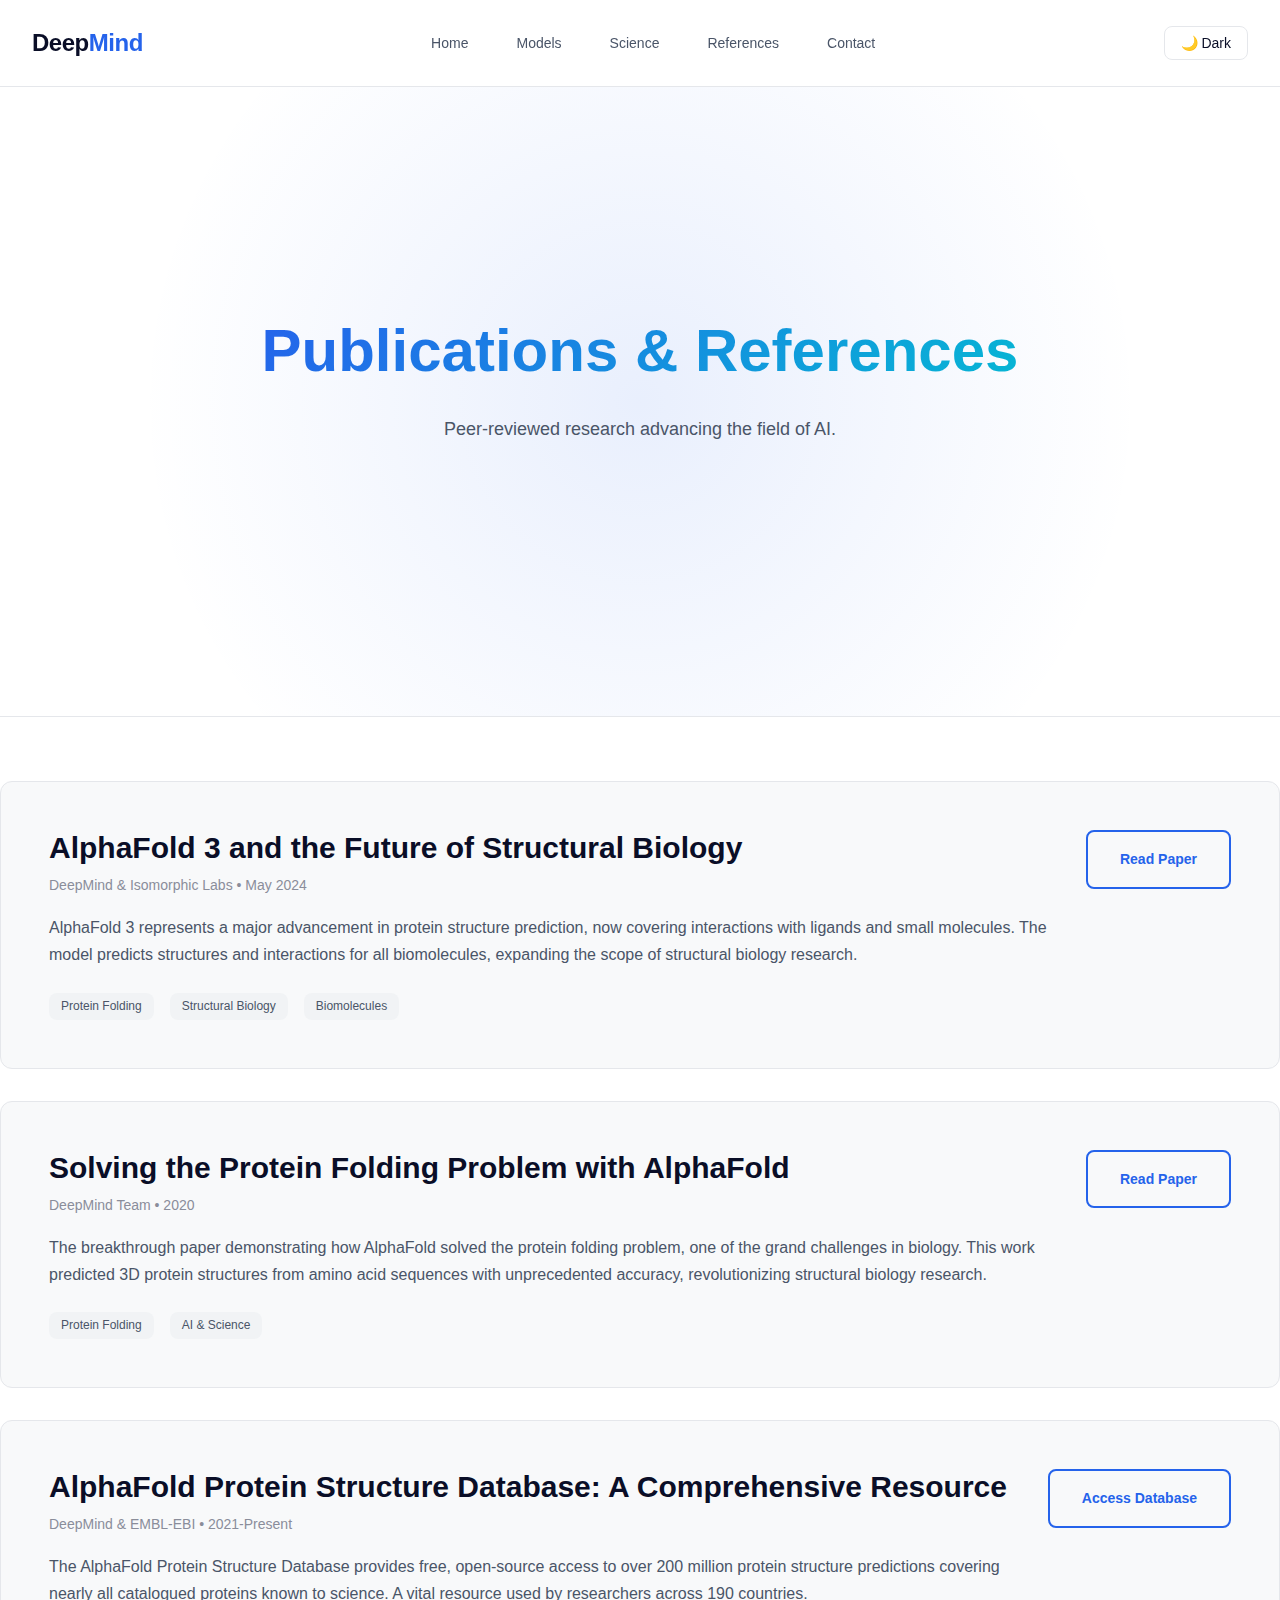
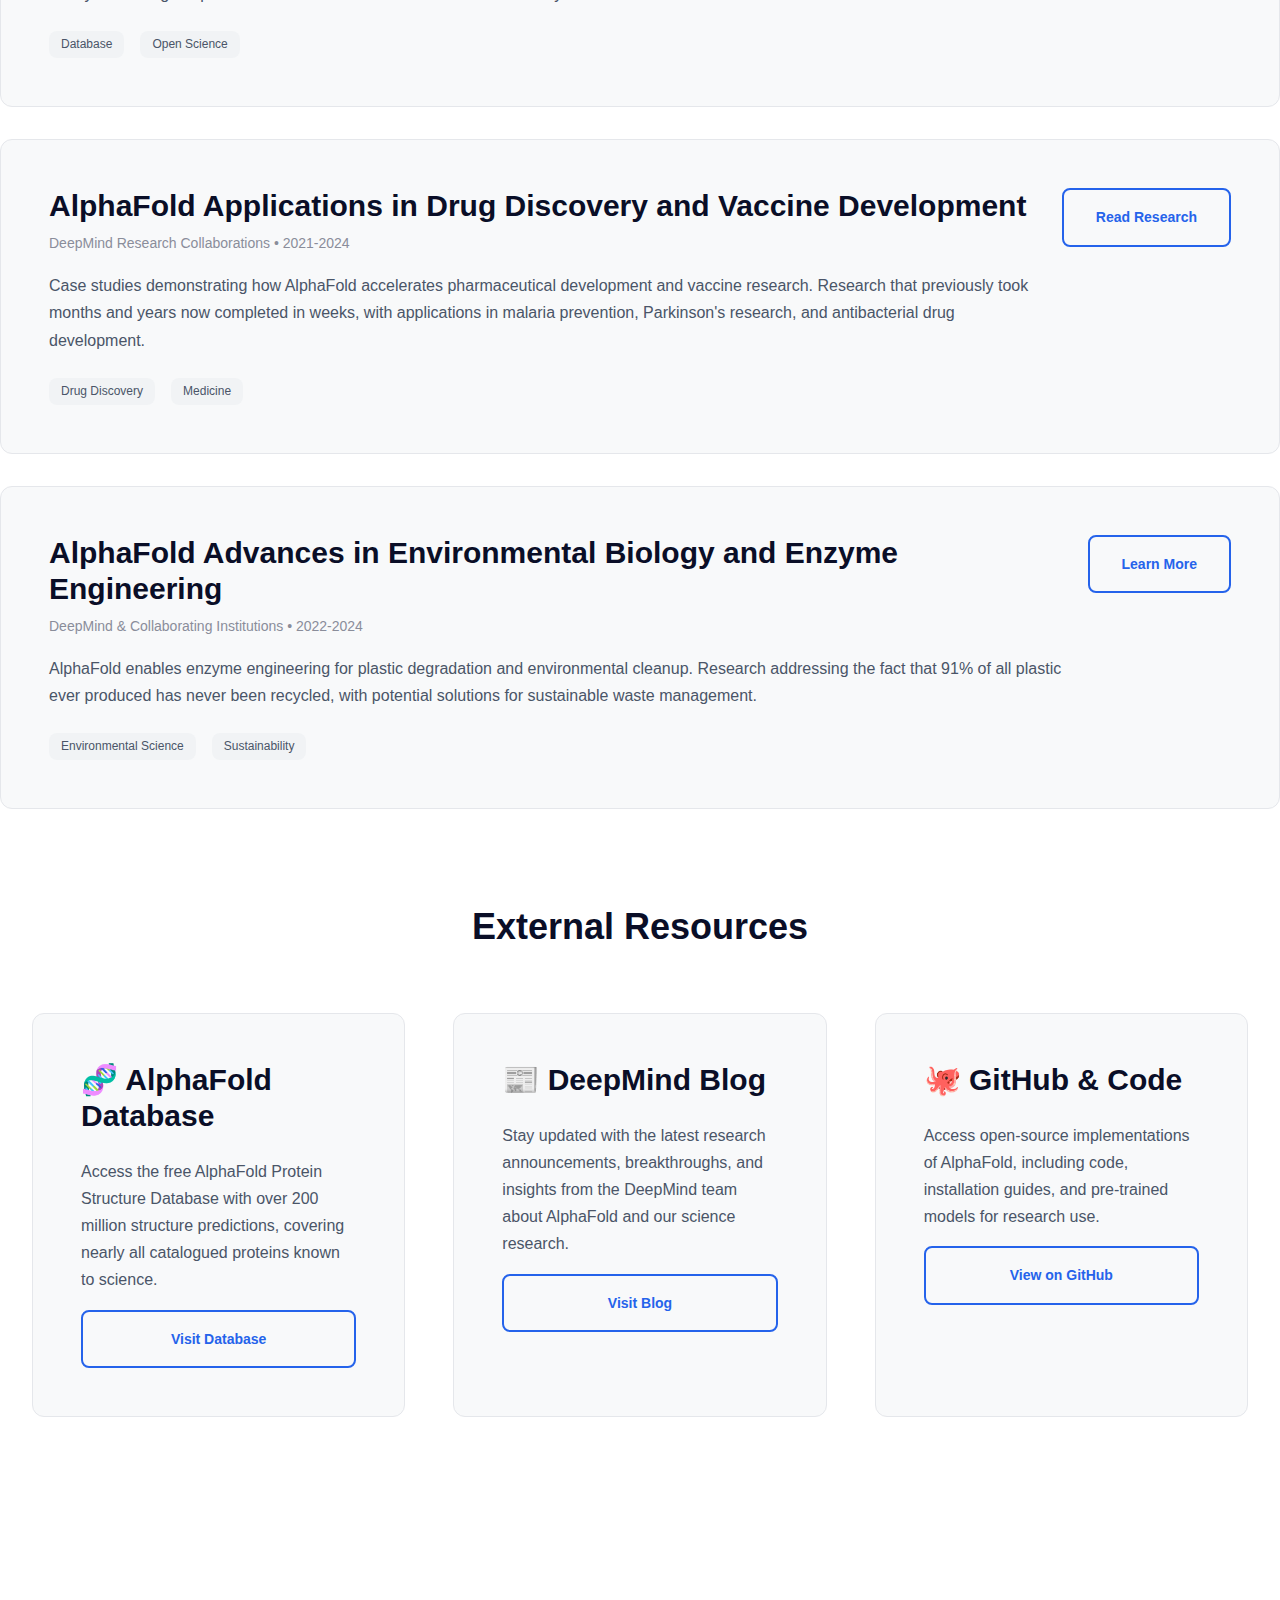
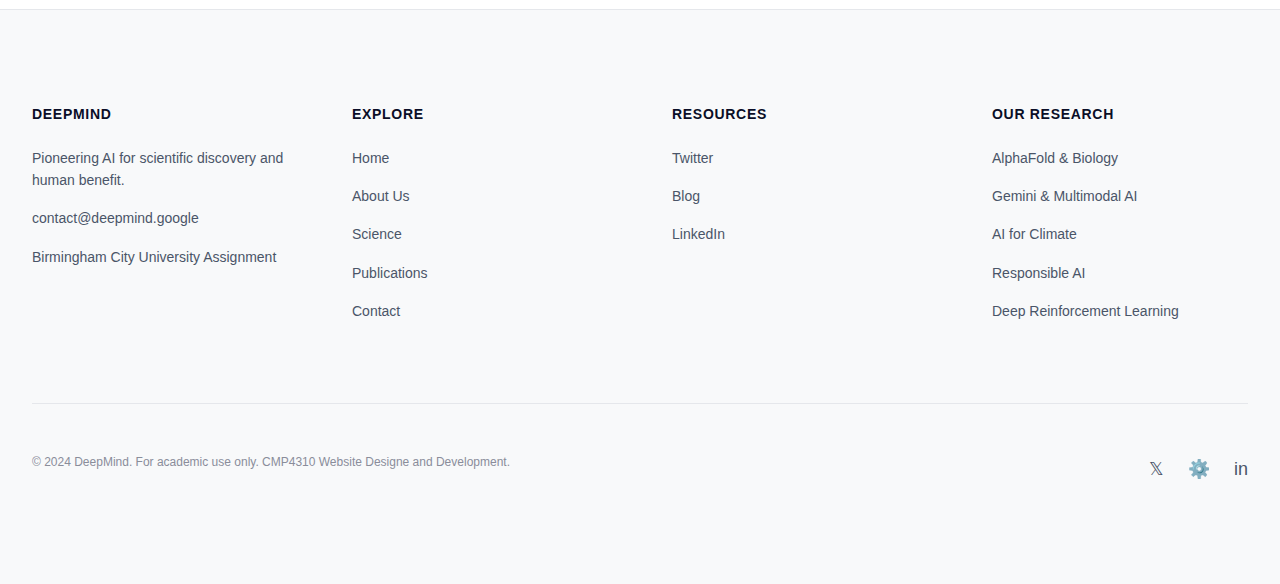
<file: pages/references.html>
<!DOCTYPE html>
<html lang="en" data-theme="dark">
<head>
  <meta charset="UTF-8">
  <meta name="viewport" content="width=device-width, initial-scale=1.0">
  <meta name="description" content="DeepMind Publications and References - Academic papers and research.">
  <meta property="og:title" content="DeepMind References">
  <meta property="og:description" content="Browse our published research and academic papers.">

  <title>References - DeepMind</title>
  <link rel="stylesheet" href="../css/styles.css">
</head>
<body>

  <!--#
       HEADER / NAVIGATION
    #-->
  <header>
    <div class="container">
      <div class="header-content">
        <a href="../index.html" class="logo-link">
          <div class="logo">Deep<span>Mind</span></div>
        </a>

        <nav>
          <ul>
            <li><a href="../index.html">Home</a></li>
            <li><a href="models.html">Models</a></li>
            <li><a href="science.html">Science</a></li>
            <li><a href="references.html" class="active">References</a></li>
            <li><a href="contact.html">Contact</a></li>
          </ul>
        </nav>

        <div class="header-actions">
          <button class="theme-toggle">🌙 Dark</button>
          <button class="mobile-menu-hamburger">☰</button>
        </div>
      </div>
    </div>
  </header>

  <!-- #
       HERO SECTION
       #-->
  <section class="section hero">
    <div class="container">
      <div class="hero-content">
        <h1 class="hero-title">Publications & References</h1>
        <p class="hero-subtitle">Peer-reviewed research advancing the field of AI.</p>
      </div>
    </div>
  </section>

  <!--#
       PUBLICATIONS LIST
       #-->

      <div style="margin-bottom: var(--spacing-3xl);"></div>
      <!-- Publications Space grid  -->
      <div style="display: flex; flex-direction: column; gap: var(--spacing-xl);">

        <!-- Publication 1 -->
        <div class="card">
          <div style="display: flex; justify-content: space-between; align-items: start; gap: var(--spacing-lg);">
            <div>
              <h3 style="margin-bottom: var(--spacing-sm);">AlphaFold 3 and the Future of Structural Biology</h3>
              <p style="color: var(--color-text-muted); font-size: var(--font-size-sm); margin-bottom: var(--spacing-md);">
                DeepMind & Isomorphic Labs • May 2024
              </p>
              <p>
                AlphaFold 3 represents a major advancement in protein structure prediction, now covering interactions with ligands and small molecules. The model predicts structures and interactions for all biomolecules, expanding the scope of structural biology research.
              </p>
              <div style="display: flex; gap: var(--spacing-md); margin-top: var(--spacing-lg); flex-wrap: wrap;">
                <span style="background: var(--color-bg-tertiary); padding: 4px 12px; border-radius: var(--radius-md); font-size: var(--font-size-xs); color: var(--color-text-secondary);">Protein Folding</span>
                <span style="background: var(--color-bg-tertiary); padding: 4px 12px; border-radius: var(--radius-md); font-size: var(--font-size-xs); color: var(--color-text-secondary);">Structural Biology</span>
                <span style="background: var(--color-bg-tertiary); padding: 4px 12px; border-radius: var(--radius-md); font-size: var(--font-size-xs); color: var(--color-text-secondary);">Biomolecules</span>
              </div>
            </div>
            <a href="https://deepmind.google/science/alphafold/" class="btn btn-secondary" style="white-space: nowrap;" target="_blank">Read Paper</a>
          </div>
        </div>

        <!-- Publication 2 -->
        <div class="card">
          <div style="display: flex; justify-content: space-between; align-items: start; gap: var(--spacing-lg);">
            <div>
              <h3 style="margin-bottom: var(--spacing-sm);">Solving the Protein Folding Problem with AlphaFold</h3>
              <p style="color: var(--color-text-muted); font-size: var(--font-size-sm); margin-bottom: var(--spacing-md);">
                DeepMind Team • 2020
              </p>
              <p>
                The breakthrough paper demonstrating how AlphaFold solved the protein folding problem, one of the grand challenges in biology. This work predicted 3D protein structures from amino acid sequences with unprecedented accuracy, revolutionizing structural biology research.
              </p>
              <div style="display: flex; gap: var(--spacing-md); margin-top: var(--spacing-lg); flex-wrap: wrap;">
                <span style="background: var(--color-bg-tertiary); padding: 4px 12px; border-radius: var(--radius-md); font-size: var(--font-size-xs); color: var(--color-text-secondary);">Protein Folding</span>
                <span style="background: var(--color-bg-tertiary); padding: 4px 12px; border-radius: var(--radius-md); font-size: var(--font-size-xs); color: var(--color-text-secondary);">AI & Science</span>
              </div>
            </div>
            <a href="https://www.nature.com/articles/s41586-020-2223-x" class="btn btn-secondary" style="white-space: nowrap;" target="_blank">Read Paper</a>
          </div>
        </div>

        <!-- Publication 3 -->
        <div class="card">
          <div style="display: flex; justify-content: space-between; align-items: start; gap: var(--spacing-lg);">
            <div>
              <h3 style="margin-bottom: var(--spacing-sm);">AlphaFold Protein Structure Database: A Comprehensive Resource</h3>
              <p style="color: var(--color-text-muted); font-size: var(--font-size-sm); margin-bottom: var(--spacing-md);">
                DeepMind & EMBL-EBI • 2021-Present
              </p>
              <p>
                The AlphaFold Protein Structure Database provides free, open-source access to over 200 million protein structure predictions covering nearly all catalogued proteins known to science. A vital resource used by researchers across 190 countries.
              </p>
              <div style="display: flex; gap: var(--spacing-md); margin-top: var(--spacing-lg); flex-wrap: wrap;">
                <span style="background: var(--color-bg-tertiary); padding: 4px 12px; border-radius: var(--radius-md); font-size: var(--font-size-xs); color: var(--color-text-secondary);">Database</span>
                <span style="background: var(--color-bg-tertiary); padding: 4px 12px; border-radius: var(--radius-md); font-size: var(--font-size-xs); color: var(--color-text-secondary);">Open Science</span>
              </div>
            </div>
            <a href="https://alphafold.ebi.ac.uk/" class="btn btn-secondary" style="white-space: nowrap;" target="_blank">Access Database</a>
          </div>
        </div>

        <!-- Publication 4 -->
        <div class="card">
          <div style="display: flex; justify-content: space-between; align-items: start; gap: var(--spacing-lg);">
            <div>
              <h3 style="margin-bottom: var(--spacing-sm);">AlphaFold Applications in Drug Discovery and Vaccine Development</h3>
              <p style="color: var(--color-text-muted); font-size: var(--font-size-sm); margin-bottom: var(--spacing-md);">
                DeepMind Research Collaborations • 2021-2024
              </p>
              <p>
                Case studies demonstrating how AlphaFold accelerates pharmaceutical development and vaccine research. Research that previously took months and years now completed in weeks, with applications in malaria prevention, Parkinson's research, and antibacterial drug development.
              </p>
              <div style="display: flex; gap: var(--spacing-md); margin-top: var(--spacing-lg); flex-wrap: wrap;">
                <span style="background: var(--color-bg-tertiary); padding: 4px 12px; border-radius: var(--radius-md); font-size: var(--font-size-xs); color: var(--color-text-secondary);">Drug Discovery</span>
                <span style="background: var(--color-bg-tertiary); padding: 4px 12px; border-radius: var(--radius-md); font-size: var(--font-size-xs); color: var(--color-text-secondary);">Medicine</span>
              </div>
            </div>
            <a href="https://deepmind.google/science/alphafold/" class="btn btn-secondary" style="white-space: nowrap;" target="_blank">Read Research</a>
          </div>
        </div>

        <!-- Publication 5 -->
        <div class="card">
          <div style="display: flex; justify-content: space-between; align-items: start; gap: var(--spacing-lg);">
            <div>
              <h3 style="margin-bottom: var(--spacing-sm);">AlphaFold Advances in Environmental Biology and Enzyme Engineering</h3>
              <p style="color: var(--color-text-muted); font-size: var(--font-size-sm); margin-bottom: var(--spacing-md);">
                DeepMind & Collaborating Institutions • 2022-2024
              </p>
              <p>
                AlphaFold enables enzyme engineering for plastic degradation and environmental cleanup. Research addressing the fact that 91% of all plastic ever produced has never been recycled, with potential solutions for sustainable waste management.
              </p>
              <div style="display: flex; gap: var(--spacing-md); margin-top: var(--spacing-lg); flex-wrap: wrap;">
                <span style="background: var(--color-bg-tertiary); padding: 4px 12px; border-radius: var(--radius-md); font-size: var(--font-size-xs); color: var(--color-text-secondary);">Environmental Science</span>
                <span style="background: var(--color-bg-tertiary); padding: 4px 12px; border-radius: var(--radius-md); font-size: var(--font-size-xs); color: var(--color-text-secondary);">Sustainability</span>
              </div>
            </div>
            <a href="https://deepmind.google/science/alphafold/" class="btn btn-secondary" style="white-space: nowrap;" target="_blank">Learn More</a>
          </div>
        </div>
    </div>

  <!--#
       EXTERNAL RESOURCES
      #-->
  <section class="section">
    <div class="container">
      <h2 style="text-align: center; margin-bottom: var(--spacing-3xl);">External Resources</h2>

      <div class="grid grid-3">
        <div class="card">
          <h3>🧬 AlphaFold Database</h3>
          <p>
            Access the free AlphaFold Protein Structure Database with over 200 million structure predictions, covering nearly all catalogued proteins known to science.
          </p>
          <a href="https://alphafold.ebi.ac.uk/" class="btn btn-secondary" style="width: 100%; text-align: center;" target="_blank">Visit Database</a>
        </div>

        <div class="card">
          <h3>📰 DeepMind Blog</h3>
          <p>
            Stay updated with the latest research announcements, breakthroughs, and insights from the DeepMind team about AlphaFold and our science research.
          </p>
          <a href="https://deepmind.google/blog/" class="btn btn-secondary" style="width: 100%; text-align: center;" target="_blank">Visit Blog</a>
        </div>

        <div class="card">
          <h3>🐙 GitHub & Code</h3>
          <p>
            Access open-source implementations of AlphaFold, including code, installation guides, and pre-trained models for research use.
          </p>
          <a href="https://github.com/google-deepmind/alphafold" class="btn btn-secondary" style="width: 100%; text-align: center;" target="_blank">View on GitHub</a>
        </div>
      </div>
    </div>
  </section>

  <!-- #
       FOOTER
    # -->
  <footer>
    <div class="container">
      <div class="footer-content">   
        <div class="footer-section">
          <h4>DeepMind</h4>
          <a href="#">Pioneering AI for scientific discovery and human benefit.</a>
          <a href="/pages/contact.html">contact@deepmind.google</a>
          <a href="#">Birmingham City University Assignment</a>
        </div>



        <div class="footer-section">
          <h4>Explore</h4>
          <a href="/index.html" class="active">Home</a>
          <a href="/pages/models.html">About Us</a>
          <a href="/pages/science.html">Science</a>
          <a href="/pages/references.html">Publications</a>
          <a href="/pages/contact.html">Contact</a>
        </div>

        <div class="footer-section">
          <h4>Resources</h4>
          <a href="#">Twitter</a>
          <a href="https://deepmind.google/blog/" target="_blank">Blog</a>
          <a href="#">LinkedIn</a>
        </div>

        <div class="footer-section">
          <h4>Our Research</h4>
          <a href="https://deepmind.google/science/alphafold/" target="_blank">AlphaFold & Biology</a>
          <a href="https://blog.google/products/gemini/gemini-3/" target="_blank">Gemini & Multimodal AI</a>
          <a href="https://deepmind.google/blog/alphaearth-foundations-helps-map-our-planet-in-unprecedented-detail/" target="_blank">AI for Climate</a>
          <a href="https://deepmind.google/responsibility-and-safety/" target="_blank">Responsible AI</a>
          <a href="https://blog.google/technology/ai/decade-deep-learning-and-whats-next/" target="_blank">Deep Reinforcement Learning</a>
        </div>
      </div>

      <div class="footer-bottom">
        <p class="footer-legal">
          © 2024 DeepMind. For academic use only. CMP4310 Website Designe and Development.
        </p>
        <div class="social-links">
          <a title="Twitter">𝕏</a>
          <a title="Blog">⚙️</a>
          <a title="LinkedIn">in</a>
        </div>
      </div>
    </div>
  </footer>

  <script src="../js/main.js"></script>
</body>
</html>
</file>
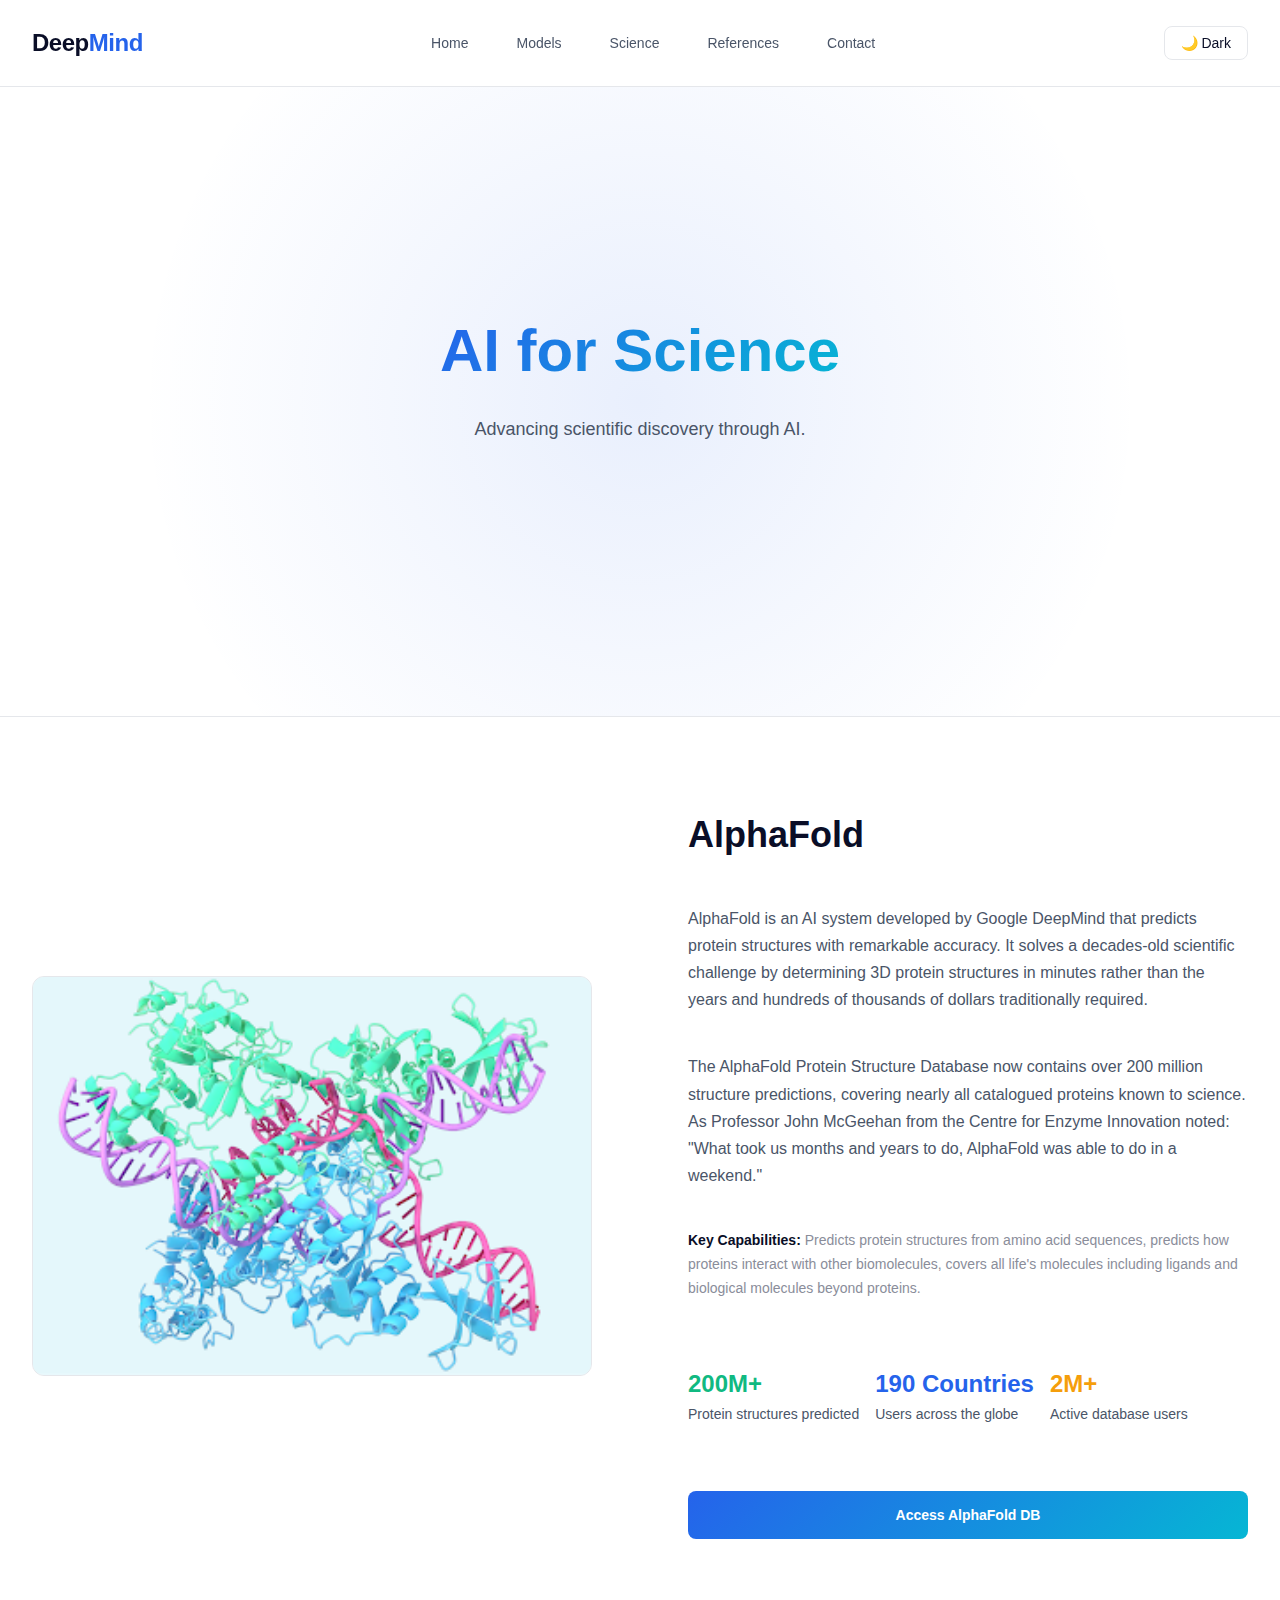
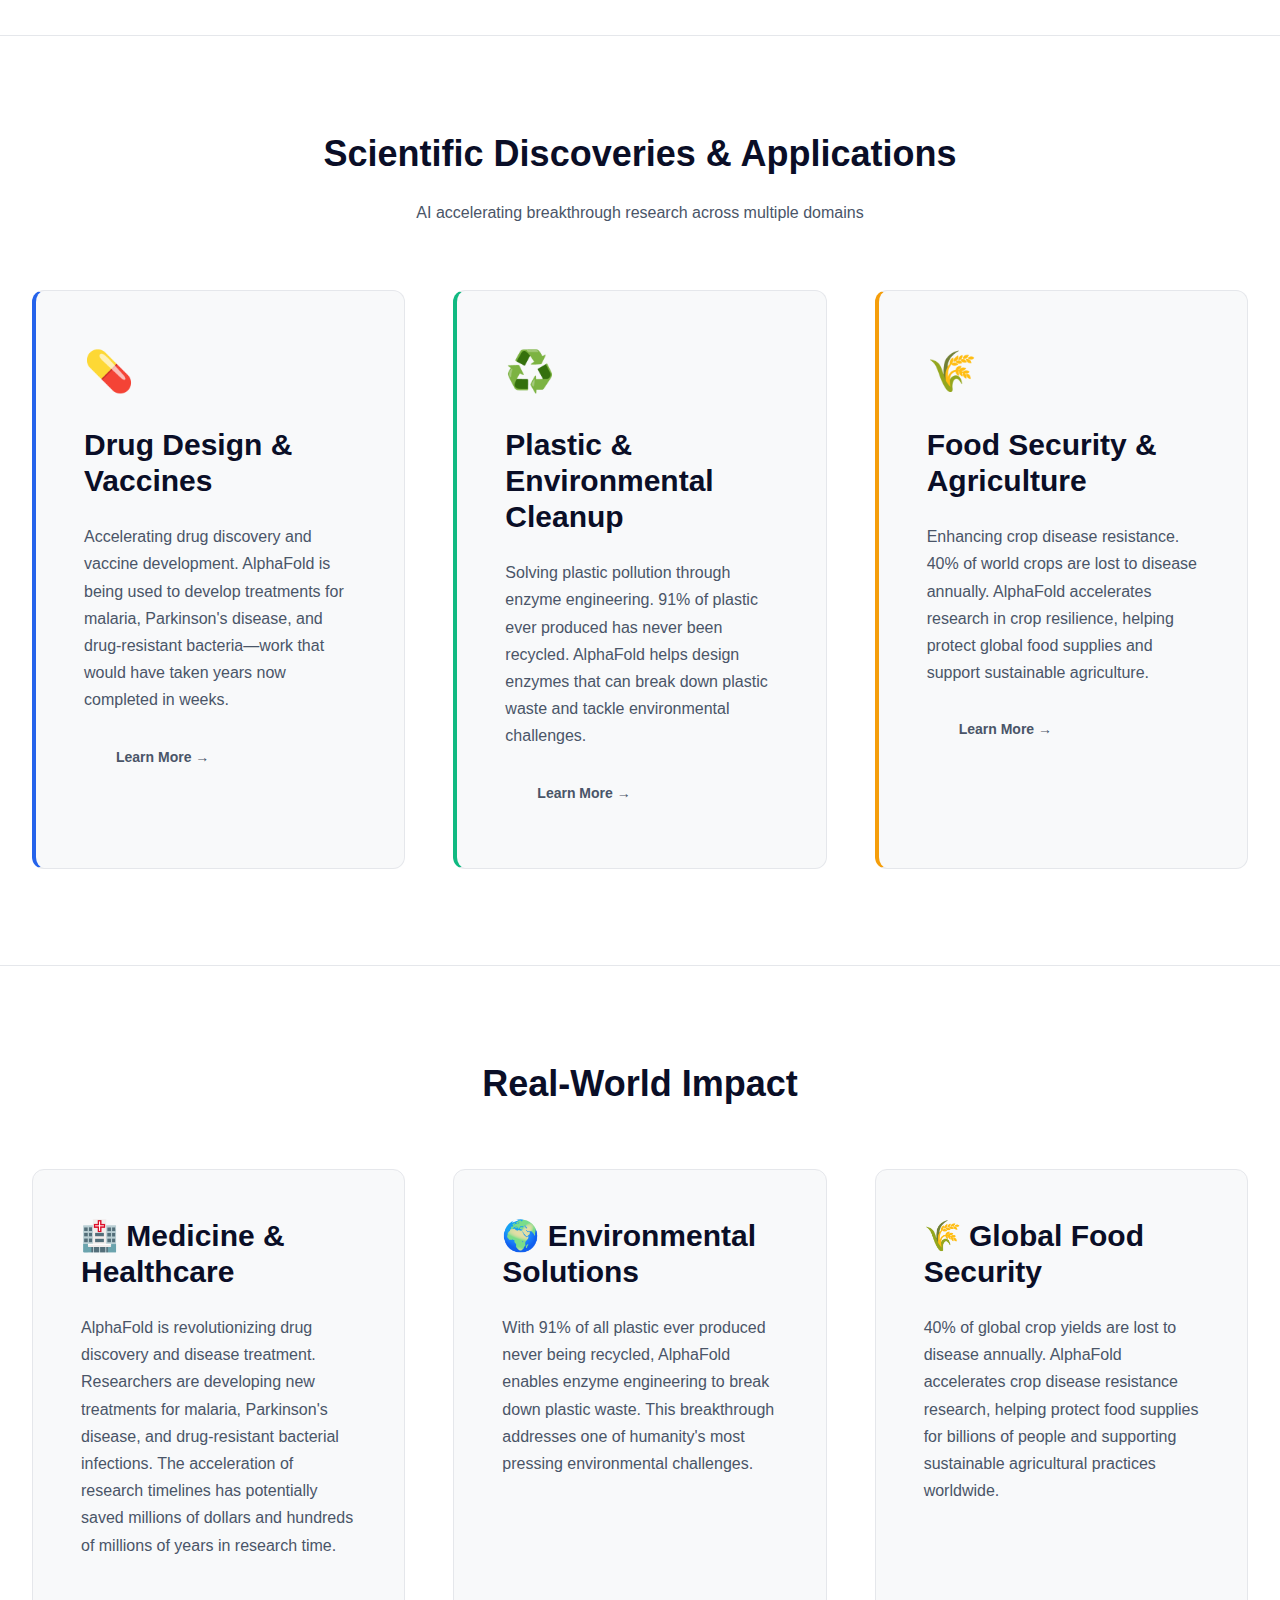
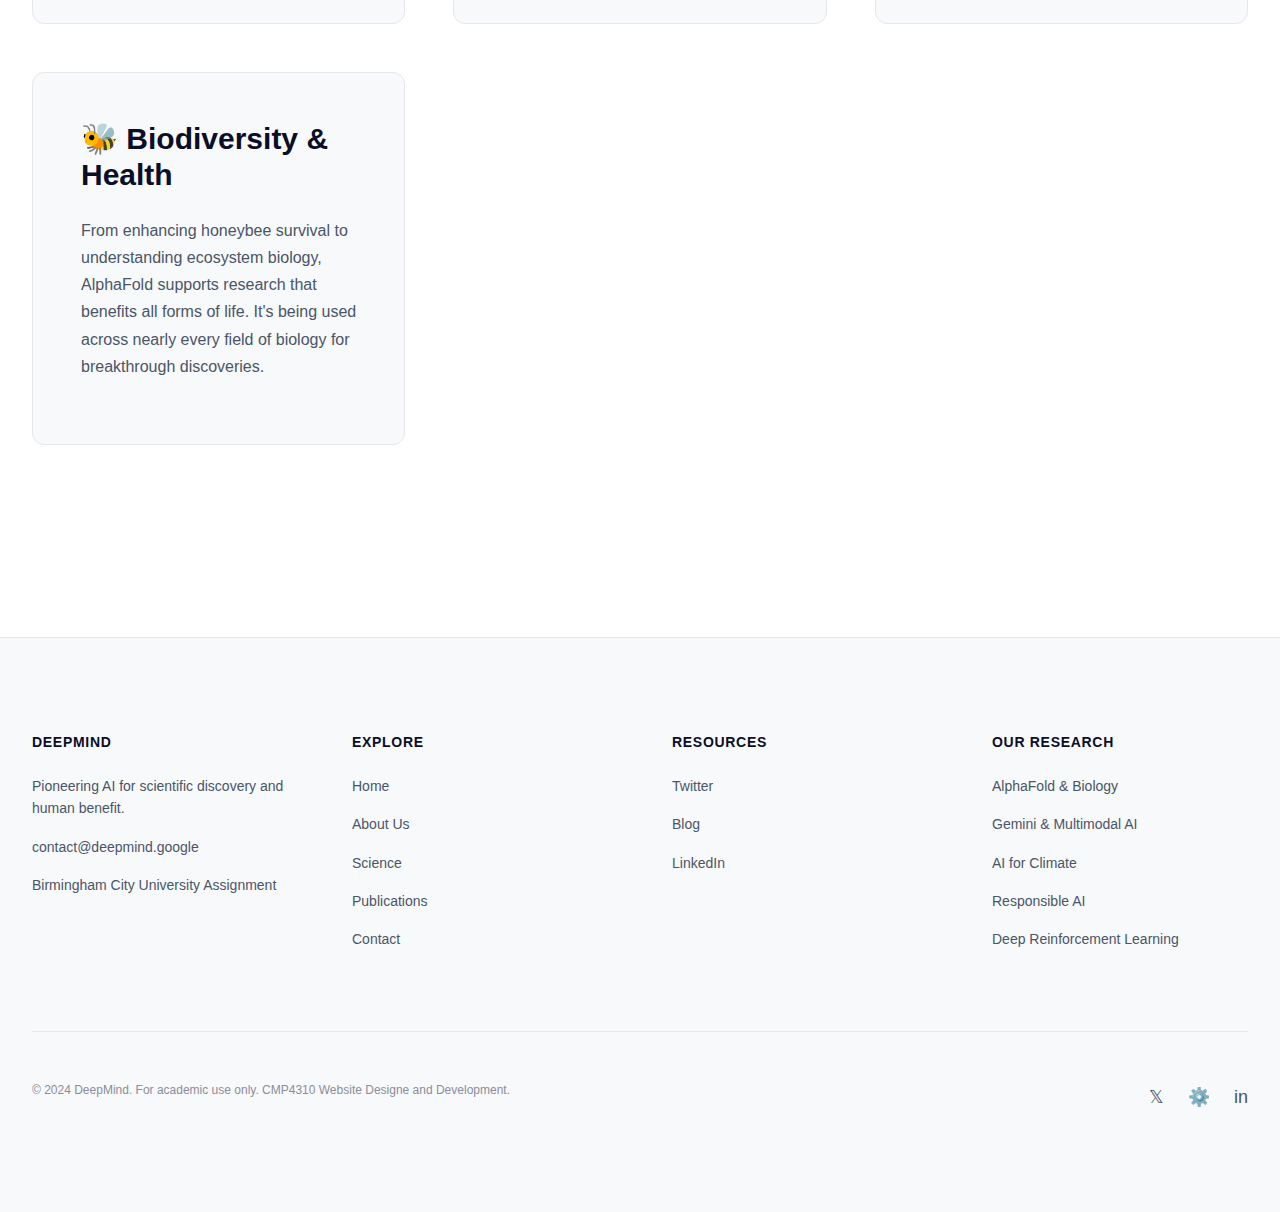
<file: pages/science.html>
<!DOCTYPE html>
<html lang="en" data-theme="dark">
<head>
  <meta charset="UTF-8">
  <meta name="viewport" content="width=device-width, initial-scale=1.0">
  <meta name="description" content="DeepMind Science - AlphaFold, Discovery Grid, and breakthrough research.">
  <meta property="og:title" content="DeepMind Science">
  <meta property="og:description" content="Breakthrough research transforming science.">

  <title>Science - DeepMind</title>
  <link rel="stylesheet" href="../css/styles.css">
</head>
<body>

  <!-- #
       HEADER / NAVIGATION
      # -->
  <header>
    <div class="container">
      <div class="header-content">
        <a href="../index.html">
          <div class="logo">Deep<span>Mind</span></div>
        </a>
        <nav>
          <ul>
            <li><a href="../index.html">Home</a></li>
            <li><a href="models.html">Models</a></li>
            <li><a href="science.html" class="active">Science</a></li>
            <li><a href="references.html">References</a></li>
            <li><a href="contact.html">Contact</a></li>
          </ul>
        </nav>

        <div class="header-actions">
          <button class="theme-toggle">🌙 Dark</button>
          <button class="mobile-menu-hamburger">☰</button>
        </div>
      </div>
    </div>
  </header>

  <!--#
       HERO SECTION
      #-->
  <section class="section hero">
    <div class="container">
      <div class="hero-content">
        <h1 class="hero-title">AI for Science</h1>
        <p class="hero-subtitle">Advancing scientific discovery through AI.</p>
      </div>
    </div>
  </section>

  <!-- #
       ALPHAFOLD SHOWCASE 60/40 Split
      #-->
  <section class="section">
    <div class="container">
      <div class="split-section">
        <div class="split-media" style="width:100%; aspect-ratio: 16/9; overflow:hidden;">
          <img src="../assets/images/alphafold-protein-structure.png" style="width: 100%; height: 100%; object-fit: cover;">
        </div>

        <div class="split-content">
          <h2>AlphaFold</h2>
          <p>
            AlphaFold is an AI system developed by Google DeepMind that predicts protein structures with remarkable accuracy. It solves a decades-old scientific challenge by determining 3D protein structures in minutes rather than the years and hundreds of thousands of dollars traditionally required.
          </p>
          <p>
            The AlphaFold Protein Structure Database now contains over 200 million structure predictions, covering nearly all catalogued proteins known to science. As Professor John McGeehan from the Centre for Enzyme Innovation noted: "What took us months and years to do, AlphaFold was able to do in a weekend."
          </p>
          <p style="font-size: var(--font-size-sm); color: var(--color-text-muted);">
            <strong>Key Capabilities:</strong> Predicts protein structures from amino acid sequences, predicts how proteins interact with other biomolecules, covers all life's molecules including ligands and biological molecules beyond proteins.
          </p>
          <div style="display: flex; gap: var(--spacing-md); margin-top: var(--spacing-lg); flex-wrap: wrap;">
            <div>
              <div style="font-size: var(--font-size-2xl); font-weight: bold; color: var(--color-accent-green);">200M+</div>
              <p style="font-size: var(--font-size-sm);">Protein structures predicted</p>
            </div>
            <div>
              <div style="font-size: var(--font-size-2xl); font-weight: bold; color: var(--color-accent-blue);">190 Countries</div>
              <p style="font-size: var(--font-size-sm);">Users across the globe</p>
            </div>
            <div>
              <div style="font-size: var(--font-size-2xl); font-weight: bold; color: var(--color-accent-yellow);">2M+</div>
              <p style="font-size: var(--font-size-sm);">Active database users</p>
            </div>
          </div>
          <button class="btn btn-primary" style="margin-top: var(--spacing-lg);">Access AlphaFold DB</button>
        </div>
      </div>
    </div>
  </section>

  <!-- #
       DISCOVERY GRID
       #-->
  <section class="section">
    <div class="container">
      <div style="text-align: center; margin-bottom: var(--spacing-3xl);">
        <h2>Scientific Discoveries & Applications</h2>
        <p>AI accelerating breakthrough research across multiple domains</p>
      </div>

      <div class="grid grid-3">
        
        <!-- Drug Discovery & Medicine Card -->
        <div class="card card-accent-blue">
          <div style="font-size: 2.5rem; margin-bottom: var(--spacing-lg);">💊</div>
          <h3>Drug Design & Vaccines</h3>
          <p>
            Accelerating drug discovery and vaccine development. AlphaFold is being used to develop treatments for malaria, Parkinson's disease, and drug-resistant bacteria—work that would have taken years now completed in weeks.
          </p>
          <a href="#" class="btn btn-ghost">Learn More →</a>
        </div>

        <!-- Environmental Solutions Card -->
        <div class="card card-accent-green">
          <div style="font-size: 2.5rem; margin-bottom: var(--spacing-lg);">♻️</div>
          <h3>Plastic & Environmental Cleanup</h3>
          <p>
            Solving plastic pollution through enzyme engineering. 91% of plastic ever produced has never been recycled. AlphaFold helps design enzymes that can break down plastic waste and tackle environmental challenges.
          </p>
          <a href="#" class="btn btn-ghost">Learn More →</a>
        </div>

        <!-- Food Security Card -->
        <div class="card card-accent-yellow">
          <div style="font-size: 2.5rem; margin-bottom: var(--spacing-lg);">🌾</div>
          <h3>Food Security & Agriculture</h3>
          <p>
            Enhancing crop disease resistance. 40% of world crops are lost to disease annually. AlphaFold accelerates research in crop resilience, helping protect global food supplies and support sustainable agriculture.
          </p>
          <a href="#" class="btn btn-ghost">Learn More →</a>
        </div>
      </div>
    </div>
  </section>

  <!-- #
       IMPACT SECTION
       #-->
  <section class="section">
    <div class="container">
      <h2 style="text-align: center; margin-bottom: var(--spacing-3xl);">Real-World Impact</h2>

      <div class="grid grid-2">
        <div class="card">
          <h3>🏥 Medicine & Healthcare</h3>
          <p>
            AlphaFold is revolutionizing drug discovery and disease treatment. Researchers are developing new treatments for malaria, Parkinson's disease, and drug-resistant bacterial infections. The acceleration of research timelines has potentially saved millions of dollars and hundreds of millions of years in research time.
          </p>
        </div>

        <div class="card">
          <h3>🌍 Environmental Solutions</h3>
          <p>
            With 91% of all plastic ever produced never being recycled, AlphaFold enables enzyme engineering to break down plastic waste. This breakthrough addresses one of humanity's most pressing environmental challenges.
          </p>
        </div>

        <div class="card">
          <h3>🌾 Global Food Security</h3>
          <p>
            40% of global crop yields are lost to disease annually. AlphaFold accelerates crop disease resistance research, helping protect food supplies for billions of people and supporting sustainable agricultural practices worldwide.
          </p>
        </div>

        <div class="card">
          <h3>🐝 Biodiversity & Health</h3>
          <p>
            From enhancing honeybee survival to understanding ecosystem biology, AlphaFold supports research that benefits all forms of life. It's being used across nearly every field of biology for breakthrough discoveries.
          </p>
        </div>
      </div>
    </div>
  </section>

  <!-- #
       FOOTER
       # -->
  <footer>
    <div class="container">
      <div class="footer-content">   
        <div class="footer-section">
          <h4>DeepMind</h4>
          <a href="#">Pioneering AI for scientific discovery and human benefit.</a>
          <a href="/pages/contact.html">contact@deepmind.google</a>
          <a href="#">Birmingham City University Assignment</a>
        </div>



        <div class="footer-section">
          <h4>Explore</h4>
          <a href="/index.html" class="active">Home</a>
          <a href="/pages/models.html">About Us</a>
          <a href="/pages/science.html">Science</a>
          <a href="/pages/references.html">Publications</a>
          <a href="/pages/contact.html">Contact</a>
        </div>

        <div class="footer-section">
          <h4>Resources</h4>
          <a href="#">Twitter</a>
          <a href="https://deepmind.google/blog/" target="_blank">Blog</a>
          <a href="#">LinkedIn</a>
        </div>

        <div class="footer-section">
          <h4>Our Research</h4>
          <a href="https://deepmind.google/science/alphafold/" target="_blank">AlphaFold & Biology</a>
          <a href="https://blog.google/products/gemini/gemini-3/" target="_blank">Gemini & Multimodal AI</a>
          <a href="https://deepmind.google/blog/alphaearth-foundations-helps-map-our-planet-in-unprecedented-detail/" target="_blank">AI for Climate</a>
          <a href="https://deepmind.google/responsibility-and-safety/" target="_blank">Responsible AI</a>
          <a href="https://blog.google/technology/ai/decade-deep-learning-and-whats-next/" target="_blank">Deep Reinforcement Learning</a>
        </div>
      </div>

      <div class="footer-bottom">
        <p class="footer-legal">
          © 2024 DeepMind. For academic use only. CMP4310 Website Designe and Development.
        </p>
        <div class="social-links">
          <a title="Twitter">𝕏</a>
          <a title="Blog">⚙️</a>
          <a title="LinkedIn">in</a>
        </div>
      </div>
    </div>
  </footer>

  <style>
    @keyframes float {
      0%, 100% { transform: translateY(0px); }
      50% { transform: translateY(-10px); }
    }
  </style>

  <script src="../js/main.js"></script>
</body>
</html>
</file>
<file: css/styles.css>
/* <
   DEEPMIND WEBSITE - GLOBAL STYLES
   Minimal, Technologic Design System
  
   >*/

/* <
   1. CSS VARIABLES & DESIGN SYSTEM

   >*/

:root {
  /* Colors - Dark Theme (Default) */
  --color-bg-primary: #0a0e27;
  --color-bg-secondary: #131829;
  --color-bg-tertiary: #1a1f3a;

  --color-text-primary: #ffffff;
  --color-text-secondary: #b0b5c1;
  --color-text-muted: #7a7f8f;

  --color-accent-blue: #2563eb;
  --color-accent-green: #10b981;
  --color-accent-yellow: #f59e0b;
  --color-accent-cyan: #06b6d4;

  --color-border: #2d3142;
  --color-border-light: #3d4555;

  /* Typography */
  --font-family-primary: 'Inter', -apple-system, BlinkMacSystemFont, 'Segoe UI', Roboto, sans-serif;
  --font-size-xs: 0.75rem;
  --font-size-sm: 0.875rem;
  --font-size-base: 1rem;
  --font-size-lg: 1.125rem;
  --font-size-xl: 1.25rem;
  --font-size-2xl: 1.5rem;
  --font-size-3xl: 1.875rem;
  --font-size-4xl: 2.25rem;
  --font-size-5xl: 3rem;

  --font-weight-light: 300;
  --font-weight-regular: 400;
  --font-weight-medium: 500;
  --font-weight-semibold: 600;
  --font-weight-bold: 700;

  /* Spacing (8px grid) */
  --spacing-xs: 0.25rem;
  --spacing-sm: 0.5rem;
  --spacing-md: 1rem;
  --spacing-lg: 1.5rem;
  --spacing-xl: 2rem;
  --spacing-2xl: 3rem;
  --spacing-3xl: 4rem;
  --spacing-4xl: 6rem;

  /* Border Radius */
  --radius-sm: 4px;
  --radius-md: 8px;
  --radius-lg: 12px;
  --radius-xl: 16px;

  /* Transitions */
  --transition-fast: 150ms ease-in-out;
  --transition-normal: 300ms ease-in-out;
  --transition-slow: 500ms ease-in-out;

  /* Shadows */
  --shadow-sm: 0 1px 2px rgba(0, 0, 0, 0.2);
  --shadow-md: 0 4px 12px rgba(0, 0, 0, 0.3);
  --shadow-lg: 0 10px 30px rgba(0, 0, 0, 0.4);
}

/* Light Mode */
[data-theme="light"] {
  --color-bg-primary: #ffffff;
  --color-bg-secondary: #f8f9fa;
  --color-bg-tertiary: #f1f3f5;

  --color-text-primary: #0a0e27;
  --color-text-secondary: #4a5568;
  --color-text-muted: #8a8d9a;

  --color-border: #e5e7eb;
  --color-border-light: #d1d5db;
}

/* <
   2. RESET & BASE STYLES 
   >*/

* {
  margin: 0;
  padding: 0;
  box-sizing: border-box;
}

html {
  scroll-behavior: smooth;
  font-size: 16px;
}

body {
  font-family: var(--font-family-primary);
  background-color: var(--color-bg-primary);
  color: var(--color-text-primary);
  line-height: 1.6;
  transition: background-color var(--transition-normal),
              color var(--transition-normal);
}

/* <#
   3. TYPOGRAPHY

   #>*/

h1, h2, h3, h4, h5, h6 {
  font-weight: var(--font-weight-bold);
  line-height: 1.2;
  margin-bottom: var(--spacing-lg);
}

h1 {
  font-size: var(--font-size-5xl);
}

h2 {
  font-size: var(--font-size-4xl);
}

h3 {
  font-size: var(--font-size-3xl);
}

h4 {
  font-size: var(--font-size-2xl);
}

h5 {
  font-size: var(--font-size-xl);
}

h6 {
  font-size: var(--font-size-lg);
}

p {
  font-size: var(--font-size-base);
  color: var(--color-text-secondary);
  margin-bottom: var(--spacing-md);
  line-height: 1.7;
}

a {
  color: var(--color-accent-blue);
  text-decoration: none;
  transition: color var(--transition-fast);
}

a:hover {
  color: var(--color-accent-cyan);
}

strong {
  font-weight: var(--font-weight-semibold);
  color: var(--color-text-primary);
}

/* <#
   4. LAYOUT & CONTAINERS
  #>*/

.container {
  max-width: 1280px;
  margin: 0 auto;
  padding: 0 var(--spacing-xl);
}


.section {
  padding: var(--spacing-4xl) 0;
  border-bottom: 1px solid var(--color-border);
}

.section:last-of-type {
  border-bottom: none;
}

/*<# 
   
5. HEADER & NAVIGATION
   
   #>*/

header {
  position: sticky;
  top: 0;
  z-index: 1000;
  background-color: rgba(10, 14, 39, 0.95);
  backdrop-filter: blur(10px);
  border-bottom: 1px solid var(--color-border);
  transition: background-color var(--transition-normal);
}

[data-theme="light"] header {
  background-color: rgba(255, 255, 255, 0.95);
}

.header-content {
  display: flex;
  justify-content: space-between;
  align-items: center;
  padding: var(--spacing-lg) 0;
}

.logo {
  font-size: var(--font-size-2xl);
  font-weight: var(--font-weight-bold);
  color: var(--color-text-primary);
  letter-spacing: -0.02em;
}

.logo span {
  color: var(--color-accent-blue);
}

nav ul {
  display: flex;
  list-style: none;
  gap: var(--spacing-2xl);
}

nav a {
  font-size: var(--font-size-sm);
  font-weight: var(--font-weight-medium);
  color: var(--color-text-secondary);
  position: relative;
  transition: color var(--transition-fast);
}

nav a:hover,
nav a.active {
  color: var(--color-text-primary);
}

nav a.active::after {
  content: '';
  position: absolute;
  bottom: -8px;
  left: 0;
  width: 100%;
  height: 2px;
  background: linear-gradient(90deg, var(--color-accent-blue), var(--color-accent-cyan));
}

.header-actions {
  display: flex;
  gap: var(--spacing-lg);
  align-items: center;
}

.theme-toggle {
  background: none;
  border: 1px solid var(--color-border);
  color: var(--color-text-primary);
  padding: var(--spacing-sm) var(--spacing-md);
  border-radius: var(--radius-md);
  cursor: pointer;
  transition: all var(--transition-fast);
  font-size: var(--font-size-sm);
}

.theme-toggle:hover {
  border-color: var(--color-accent-blue);
  color: var(--color-accent-blue);
}

.mobile-menu-hamburger {
  display: none;
  background: none;
  border: none;
  color: var(--color-text-primary);
  font-size: var(--font-size-xl);
  cursor: pointer;
}

/* <#
  
6. BUTTONS
#>*/

.btn {
  display: inline-flex;
  align-items: center;
  justify-content: center;
  padding: var(--spacing-md) var(--spacing-xl);
  font-size: var(--font-size-sm);
  font-weight: var(--font-weight-semibold);
  border-radius: var(--radius-md);
  border: none;
  cursor: pointer;
  transition: all var(--transition-fast);
  text-decoration: none;
  gap: var(--spacing-sm);
}

.btn-primary {
  background: linear-gradient(135deg, var(--color-accent-blue), var(--color-accent-cyan));
  color: white;
}

.btn-primary:hover {
  box-shadow: 0 0 20px rgba(37, 99, 235, 0.5);
  transform: translateY(-2px);
}

.btn-secondary {
  background: transparent;
  color: var(--color-accent-blue);
  border: 2px solid var(--color-accent-blue);
}

.btn-secondary:hover {
  background: var(--color-accent-blue);
  color: white;
}

.btn-ghost {
  background: transparent;
  color: var(--color-text-secondary);
  border: none;
}

.btn-ghost:hover {
  color: var(--color-text-primary);
}

/*#
   7. CARDS
   >*/

.card {
  background: var(--color-bg-secondary);
  border: 1px solid var(--color-border);
  border-radius: var(--radius-lg);
  padding: var(--spacing-2xl);
  transition: all var(--transition-normal);
}

.card:hover {
  border-color: var(--color-border-light);
  box-shadow: var(--shadow-md);
  transform: translateY(-4px);
}

.card-accent-blue {
  border-left: 4px solid var(--color-accent-blue);
}

.card-accent-green {
  border-left: 4px solid var(--color-accent-green);
}

.card-accent-yellow {
  border-left: 4px solid var(--color-accent-yellow);
}

.card-title {
  font-size: var(--font-size-xl);
  font-weight: var(--font-weight-bold);
  margin-bottom: var(--spacing-md);
  color: var(--color-text-primary);
}

.card-text {
  font-size: var(--font-size-sm);
  color: var(--color-text-secondary);
  margin-bottom: var(--spacing-md);
}

/*#
   8. HERO SECTION
   > */

.hero {
  display: flex;
  flex-direction: column;
  align-items: center;
  justify-content: center;
  min-height: 70vh;
  position: relative;
  overflow: hidden;
}

.hero::before {
  content: '';
  position: absolute;
  top: 0;
  left: 0;
  right: 0;
  bottom: 0;
  background: radial-gradient(circle at 50% 50%, rgba(37, 99, 235, 0.1) 0%, transparent 70%);
  pointer-events: none;
}

.hero-content {
  position: relative;
  z-index: 1;
  text-align: center;
  max-width: 800px;
}

.hero-title {
  font-size: clamp(2.25rem, 8vw, 3.75rem);
  line-height: 1.3;
  margin-bottom: var(--spacing-lg);
  background: linear-gradient(135deg, var(--color-accent-blue), var(--color-accent-cyan));
  -webkit-background-clip: text;
  -webkit-text-fill-color: transparent;
  background-clip: text;
}

.hero-subtitle {
  font-size: var(--font-size-lg);
  color: var(--color-text-secondary);
  margin-bottom: var(--spacing-2xl);
}

.hero-cta {
  display: flex;
  gap: var(--spacing-lg);
  justify-content: center;
  flex-wrap: wrap;
}

/* #
   9. GRID LAYOUTS
  > */

.grid {
  display: grid;
  gap: var(--spacing-2xl);
}

.grid-2 {
  grid-template-columns: repeat(auto-fit, minmax(300px, 1fr));
}

.grid-3 {
  grid-template-columns: repeat(auto-fit, minmax(280px, 1fr));
}

.grid-4 {
  grid-template-columns: repeat(auto-fit, minmax(250px, 1fr));
}

/* <<
   10. SPLIT SECTION 60/40 Layout
   >>*/

.split-section {
  display: grid;
  grid-template-columns: 1fr 1fr;
  gap: var(--spacing-4xl);
  align-items: center;
}

.split-content {
  display: flex;
  flex-direction: column;
  gap: var(--spacing-lg);
}

.split-media {
  background: var(--color-bg-secondary);
  border: 1px solid var(--color-border);
  border-radius: var(--radius-lg);
  aspect-ratio: 1;
  display: flex;
  align-items: center;
  justify-content: center;
  min-height: 400px;
}

/* <<
   11. FORM ELEMENTS
  >>*/

.form-group {
  display: flex;
  flex-direction: column;
  margin-bottom: var(--spacing-lg);
}

label {
  font-size: var(--font-size-sm);
  font-weight: var(--font-weight-medium);
  margin-bottom: var(--spacing-sm);
  color: var(--color-text-primary);
}

input,
textarea,
select {
  padding: var(--spacing-md);
  border: 1px solid var(--color-border);
  border-radius: var(--radius-md);
  background: var(--color-bg-secondary);
  color: var(--color-text-primary);
  font-family: var(--font-family-primary);
  font-size: var(--font-size-base);
  transition: all var(--transition-fast);
}

input:focus,
textarea:focus,
select:focus {
  outline: none;
  border-color: var(--color-accent-blue);
  box-shadow: 0 0 0 3px rgba(37, 99, 235, 0.1);
}

textarea {
  resize: vertical;
  min-height: 120px;
}

/* <<
   12. FOOTER
   >>*/

footer {
  background: var(--color-bg-secondary);
  border-top: 1px solid var(--color-border);
  padding: var(--spacing-4xl) 0;
  margin-top: var(--spacing-4xl);
}

.footer-content {
  display: grid;
  grid-template-columns: repeat(auto-fit, minmax(200px, 1fr));
  gap: var(--spacing-3xl);
  margin-bottom: var(--spacing-3xl);
}

.footer-section h4 {
  font-size: var(--font-size-sm);
  font-weight: var(--font-weight-bold);
  text-transform: uppercase;
  letter-spacing: 0.05em;
  margin-bottom: var(--spacing-lg);
  color: var(--color-text-primary);
}

.footer-section a {
  display: block;
  font-size: var(--font-size-sm);
  color: var(--color-text-secondary);
  margin-bottom: var(--spacing-md);
}

.footer-section a:hover {
  color: var(--color-accent-blue);
}

.footer-bottom {
  border-top: 1px solid var(--color-border);
  padding-top: var(--spacing-2xl);
  display: flex;
  justify-content: space-between;
  align-items: center;
  flex-wrap: wrap;
  gap: var(--spacing-lg);
}

.footer-legal {
  font-size: var(--font-size-xs);
  color: var(--color-text-muted);
}

.social-links {
  display: flex;
  gap: var(--spacing-lg);
}

.social-links a {
  color: var(--color-text-secondary);
  font-size: var(--font-size-lg);
}

.social-links a:hover {
  color: var(--color-accent-blue);
}

/* <<
   13. RESPONSIVE DESIGN
  >> */

@media (max-width: 768px) {
  .container {
    padding: 0 var(--spacing-lg);
  }

  .section {
    padding: var(--spacing-3xl) 0;
  }

  h1 {
    font-size: var(--font-size-4xl);
  }

  h2 {
    font-size: var(--font-size-3xl);
  }

  h3 {
    font-size: var(--font-size-2xl);
  }

  nav ul {
    gap: var(--spacing-lg);
  }

  nav a {
    font-size: var(--font-size-xs);
  }

  .split-section {
    grid-template-columns: 1fr;
    gap: var(--spacing-2xl);
  }

  .split-media {
    min-height: 300px;
  }

  .hero {
    min-height: 50vh;
  }

  .hero-title {
    font-size: clamp(1.875rem, 6vw, 2.25rem);
  }

  .hero-cta {
    flex-direction: column;
  }

  .btn {
    width: 100%;
  }

  .footer-bottom {
    flex-direction: column;
    align-items: flex-start;
  }
}

@media (max-width: 480px) {
  :root {
    font-size: 14px;
  }

  .container {
    padding: 0 var(--spacing-md);
  }

  .header-content {
    padding: var(--spacing-md) 0;
  }

  nav ul {
    display: none;
  }

  nav.mobile-active ul {
    display: flex;
    flex-direction: column;
    position: absolute;
    top: 100%;
    left: 0;
    right: 0;
    background: var(--color-bg-secondary);
    padding: var(--spacing-lg);
    gap: var(--spacing-md);
    border-bottom: 1px solid var(--color-border);
  }

  .mobile-menu-hamburger {
    display: block;
  }

  .section {
    padding: var(--spacing-2xl) 0;
  }

  h1 {
    font-size: var(--font-size-3xl);
  }

  h2 {
    font-size: var(--font-size-2xl);
  }

  .hero {
    min-height: 40vh;
  }

  .hero-title {
    font-size: var(--font-size-2xl);
  }

  .grid-2,
  .grid-3,
  .grid-4 {
    grid-template-columns: 1fr;
  }

  .card {
    padding: var(--spacing-lg);
  }

  .footer-content {
    grid-template-columns: 1fr;
  }
}

/*<<
   14. UTILITIES
   >>*/

.text-center {
  text-align: center;
}

.text-left {
  text-align: left;
}

.text-right {
  text-align: right;
}

.text-primary {
  color: var(--color-text-primary);
}

.text-secondary {
  color: var(--color-text-secondary);
}

.text-muted {
  color: var(--color-text-muted);
}

.text-accent-blue {
  color: var(--color-accent-blue);
}

.text-accent-green {
  color: var(--color-accent-green);
}

.text-accent-yellow {
  color: var(--color-accent-yellow);
}

.mt-sm { margin-top: var(--spacing-sm); }
.mt-md { margin-top: var(--spacing-md); }
.mt-lg { margin-top: var(--spacing-lg); }
.mt-xl { margin-top: var(--spacing-xl); }
.mt-2xl { margin-top: var(--spacing-2xl); }

.mb-sm { margin-bottom: var(--spacing-sm); }
.mb-md { margin-bottom: var(--spacing-md); }
.mb-lg { margin-bottom: var(--spacing-lg); }
.mb-xl { margin-bottom: var(--spacing-xl); }
.mb-2xl { margin-bottom: var(--spacing-2xl); }

.px-sm { padding-left: var(--spacing-sm); padding-right: var(--spacing-sm); }
.px-md { padding-left: var(--spacing-md); padding-right: var(--spacing-md); }
.px-lg { padding-left: var(--spacing-lg); padding-right: var(--spacing-lg); }

.py-sm { padding-top: var(--spacing-sm); padding-bottom: var(--spacing-sm); }
.py-md { padding-top: var(--spacing-md); padding-bottom: var(--spacing-md); }
.py-lg { padding-top: var(--spacing-lg); padding-bottom: var(--spacing-lg); }

.hidden {
  display: none !important;
}

.block {
  display: block;
}

.inline-block {
  display: inline-block;
}

.flex {
  display: flex;
}

.flex-col {
  flex-direction: column;
}

.gap-sm {
  gap: var(--spacing-sm);
}

.gap-md {
  gap: var(--spacing-md);
}

.gap-lg {
  gap: var(--spacing-lg);
}

.items-center {
  align-items: center;
}

.justify-center {
  justify-content: center;
}

.justify-between {
  justify-content: space-between;
}
</file>
<file: Style/styles.css>
/* <
   DEEPMIND WEBSITE - GLOBAL STYLES
   Minimal, Technologic Design System
  
   >*/

/* <
   1. CSS VARIABLES & DESIGN SYSTEM

   >*/

:root {
  /* Colors - Dark Theme (Default) */
  --color-bg-primary: #0a0e27;
  --color-bg-secondary: #131829;
  --color-bg-tertiary: #1a1f3a;

  --color-text-primary: #ffffff;
  --color-text-secondary: #b0b5c1;
  --color-text-muted: #7a7f8f;

  --color-accent-blue: #2563eb;
  --color-accent-green: #10b981;
  --color-accent-yellow: #f59e0b;
  --color-accent-cyan: #06b6d4;

  --color-border: #2d3142;
  --color-border-light: #3d4555;

  /* Typography */
  --font-family-primary: 'Inter', -apple-system, BlinkMacSystemFont, 'Segoe UI', Roboto, sans-serif;
  --font-size-xs: 0.75rem;
  --font-size-sm: 0.875rem;
  --font-size-base: 1rem;
  --font-size-lg: 1.125rem;
  --font-size-xl: 1.25rem;
  --font-size-2xl: 1.5rem;
  --font-size-3xl: 1.875rem;
  --font-size-4xl: 2.25rem;
  --font-size-5xl: 3rem;

  --font-weight-light: 300;
  --font-weight-regular: 400;
  --font-weight-medium: 500;
  --font-weight-semibold: 600;
  --font-weight-bold: 700;

  /* Spacing (8px grid) */
  --spacing-xs: 0.25rem;
  --spacing-sm: 0.5rem;
  --spacing-md: 1rem;
  --spacing-lg: 1.5rem;
  --spacing-xl: 2rem;
  --spacing-2xl: 3rem;
  --spacing-3xl: 4rem;
  --spacing-4xl: 6rem;

  /* Border Radius */
  --radius-sm: 4px;
  --radius-md: 8px;
  --radius-lg: 12px;
  --radius-xl: 16px;

  /* Transitions */
  --transition-fast: 150ms ease-in-out;
  --transition-normal: 300ms ease-in-out;
  --transition-slow: 500ms ease-in-out;

  /* Shadows */
  --shadow-sm: 0 1px 2px rgba(0, 0, 0, 0.2);
  --shadow-md: 0 4px 12px rgba(0, 0, 0, 0.3);
  --shadow-lg: 0 10px 30px rgba(0, 0, 0, 0.4);
}

/* Light Mode */
[data-theme="light"] {
  --color-bg-primary: #ffffff;
  --color-bg-secondary: #f8f9fa;
  --color-bg-tertiary: #f1f3f5;

  --color-text-primary: #0a0e27;
  --color-text-secondary: #4a5568;
  --color-text-muted: #8a8d9a;

  --color-border: #e5e7eb;
  --color-border-light: #d1d5db;
}

/* <
   2. RESET & BASE STYLES 
   >*/

* {
  margin: 0;
  padding: 0;
  box-sizing: border-box;
}

html {
  scroll-behavior: smooth;
  font-size: 16px;
}

body {
  font-family: var(--font-family-primary);
  background-color: var(--color-bg-primary);
  color: var(--color-text-primary);
  line-height: 1.6;
  transition: background-color var(--transition-normal),
              color var(--transition-normal);
}

/* <#
   3. TYPOGRAPHY

   #>*/

h1, h2, h3, h4, h5, h6 {
  font-weight: var(--font-weight-bold);
  line-height: 1.2;
  margin-bottom: var(--spacing-lg);
}

h1 {
  font-size: var(--font-size-5xl);
}

h2 {
  font-size: var(--font-size-4xl);
}

h3 {
  font-size: var(--font-size-3xl);
}

h4 {
  font-size: var(--font-size-2xl);
}

h5 {
  font-size: var(--font-size-xl);
}

h6 {
  font-size: var(--font-size-lg);
}

p {
  font-size: var(--font-size-base);
  color: var(--color-text-secondary);
  margin-bottom: var(--spacing-md);
  line-height: 1.7;
}

a {
  color: var(--color-accent-blue);
  text-decoration: none;
  transition: color var(--transition-fast);
}

a:hover {
  color: var(--color-accent-cyan);
}

strong {
  font-weight: var(--font-weight-semibold);
  color: var(--color-text-primary);
}

/* <#
   4. LAYOUT & CONTAINERS
  #>*/

.container {
  max-width: 1280px;
  margin: 0 auto;
  padding: 0 var(--spacing-xl);
}


.section {
  padding: var(--spacing-4xl) 0;
  border-bottom: 1px solid var(--color-border);
}

.section:last-of-type {
  border-bottom: none;
}

/*<# 
   
5. HEADER & NAVIGATION
   
   #>*/

header {
  position: sticky;
  top: 0;
  z-index: 1000;
  background-color: rgba(10, 14, 39, 0.95);
  backdrop-filter: blur(10px);
  border-bottom: 1px solid var(--color-border);
  transition: background-color var(--transition-normal);
}

[data-theme="light"] header {
  background-color: rgba(255, 255, 255, 0.95);
}

.header-content {
  display: flex;
  justify-content: space-between;
  align-items: center;
  padding: var(--spacing-lg) 0;
}

.logo {
  font-size: var(--font-size-2xl);
  font-weight: var(--font-weight-bold);
  color: var(--color-text-primary);
  letter-spacing: -0.02em;
}

.logo span {
  color: var(--color-accent-blue);
}

nav ul {
  display: flex;
  list-style: none;
  gap: var(--spacing-2xl);
}

nav a {
  font-size: var(--font-size-sm);
  font-weight: var(--font-weight-medium);
  color: var(--color-text-secondary);
  position: relative;
  transition: color var(--transition-fast);
}

nav a:hover,
nav a.active {
  color: var(--color-text-primary);
}

nav a.active::after {
  content: '';
  position: absolute;
  bottom: -8px;
  left: 0;
  width: 100%;
  height: 2px;
  background: linear-gradient(90deg, var(--color-accent-blue), var(--color-accent-cyan));
}

.header-actions {
  display: flex;
  gap: var(--spacing-lg);
  align-items: center;
}

.theme-toggle {
  background: none;
  border: 1px solid var(--color-border);
  color: var(--color-text-primary);
  padding: var(--spacing-sm) var(--spacing-md);
  border-radius: var(--radius-md);
  cursor: pointer;
  transition: all var(--transition-fast);
  font-size: var(--font-size-sm);
}

.theme-toggle:hover {
  border-color: var(--color-accent-blue);
  color: var(--color-accent-blue);
}

.mobile-menu-hamburger {
  display: none;
  background: none;
  border: none;
  color: var(--color-text-primary);
  font-size: var(--font-size-xl);
  cursor: pointer;
}

/* <#
  
6. BUTTONS
#>*/

.btn {
  display: inline-flex;
  align-items: center;
  justify-content: center;
  padding: var(--spacing-md) var(--spacing-xl);
  font-size: var(--font-size-sm);
  font-weight: var(--font-weight-semibold);
  border-radius: var(--radius-md);
  border: none;
  cursor: pointer;
  transition: all var(--transition-fast);
  text-decoration: none;
  gap: var(--spacing-sm);
}

.btn-primary {
  background: linear-gradient(135deg, var(--color-accent-blue), var(--color-accent-cyan));
  color: white;
}

.btn-primary:hover {
  box-shadow: 0 0 20px rgba(37, 99, 235, 0.5);
  transform: translateY(-2px);
}

.btn-secondary {
  background: transparent;
  color: var(--color-accent-blue);
  border: 2px solid var(--color-accent-blue);
}

.btn-secondary:hover {
  background: var(--color-accent-blue);
  color: white;
}

.btn-ghost {
  background: transparent;
  color: var(--color-text-secondary);
  border: none;
}

.btn-ghost:hover {
  color: var(--color-text-primary);
}

/*#
   7. CARDS
   >*/

.card {
  background: var(--color-bg-secondary);
  border: 1px solid var(--color-border);
  border-radius: var(--radius-lg);
  padding: var(--spacing-2xl);
  transition: all var(--transition-normal);
}

.card:hover {
  border-color: var(--color-border-light);
  box-shadow: var(--shadow-md);
  transform: translateY(-4px);
}

.card-accent-blue {
  border-left: 4px solid var(--color-accent-blue);
}

.card-accent-green {
  border-left: 4px solid var(--color-accent-green);
}

.card-accent-yellow {
  border-left: 4px solid var(--color-accent-yellow);
}

.card-title {
  font-size: var(--font-size-xl);
  font-weight: var(--font-weight-bold);
  margin-bottom: var(--spacing-md);
  color: var(--color-text-primary);
}

.card-text {
  font-size: var(--font-size-sm);
  color: var(--color-text-secondary);
  margin-bottom: var(--spacing-md);
}

/*#
   8. HERO SECTION
   > */

.hero {
  display: flex;
  flex-direction: column;
  align-items: center;
  justify-content: center;
  min-height: 70vh;
  position: relative;
  overflow: hidden;
}

.hero::before {
  content: '';
  position: absolute;
  top: 0;
  left: 0;
  right: 0;
  bottom: 0;
  background: radial-gradient(circle at 50% 50%, rgba(37, 99, 235, 0.1) 0%, transparent 70%);
  pointer-events: none;
}

.hero-content {
  position: relative;
  z-index: 1;
  text-align: center;
  max-width: 800px;
}

.hero-title {
  font-size: clamp(2.25rem, 8vw, 3.75rem);
  line-height: 1.3;
  margin-bottom: var(--spacing-lg);
  background: linear-gradient(135deg, var(--color-accent-blue), var(--color-accent-cyan));
  -webkit-background-clip: text;
  -webkit-text-fill-color: transparent;
  background-clip: text;
}

.hero-subtitle {
  font-size: var(--font-size-lg);
  color: var(--color-text-secondary);
  margin-bottom: var(--spacing-2xl);
}

.hero-cta {
  display: flex;
  gap: var(--spacing-lg);
  justify-content: center;
  flex-wrap: wrap;
}

/* #
   9. GRID LAYOUTS
  > */

.grid {
  display: grid;
  gap: var(--spacing-2xl);
}

.grid-2 {
  grid-template-columns: repeat(auto-fit, minmax(300px, 1fr));
}

.grid-3 {
  grid-template-columns: repeat(auto-fit, minmax(280px, 1fr));
}

.grid-4 {
  grid-template-columns: repeat(auto-fit, minmax(250px, 1fr));
}

/* <<
   10. SPLIT SECTION 60/40 Layout
   >>*/

.split-section {
  display: grid;
  grid-template-columns: 1fr 1fr;
  gap: var(--spacing-4xl);
  align-items: center;
}

.split-content {
  display: flex;
  flex-direction: column;
  gap: var(--spacing-lg);
}

.split-media {
  background: var(--color-bg-secondary);
  border: 1px solid var(--color-border);
  border-radius: var(--radius-lg);
  aspect-ratio: 1;
  display: flex;
  align-items: center;
  justify-content: center;
  min-height: 400px;
}

/* <<
   11. FORM ELEMENTS
  >>*/

.form-group {
  display: flex;
  flex-direction: column;
  margin-bottom: var(--spacing-lg);
}

label {
  font-size: var(--font-size-sm);
  font-weight: var(--font-weight-medium);
  margin-bottom: var(--spacing-sm);
  color: var(--color-text-primary);
}

input,
textarea,
select {
  padding: var(--spacing-md);
  border: 1px solid var(--color-border);
  border-radius: var(--radius-md);
  background: var(--color-bg-secondary);
  color: var(--color-text-primary);
  font-family: var(--font-family-primary);
  font-size: var(--font-size-base);
  transition: all var(--transition-fast);
}

input:focus,
textarea:focus,
select:focus {
  outline: none;
  border-color: var(--color-accent-blue);
  box-shadow: 0 0 0 3px rgba(37, 99, 235, 0.1);
}

textarea {
  resize: vertical;
  min-height: 120px;
}

/* <<
   12. FOOTER
   >>*/

footer {
  background: var(--color-bg-secondary);
  border-top: 1px solid var(--color-border);
  padding: var(--spacing-4xl) 0;
  margin-top: var(--spacing-4xl);
}

.footer-content {
  display: grid;
  grid-template-columns: repeat(auto-fit, minmax(200px, 1fr));
  gap: var(--spacing-3xl);
  margin-bottom: var(--spacing-3xl);
}

.footer-section h4 {
  font-size: var(--font-size-sm);
  font-weight: var(--font-weight-bold);
  text-transform: uppercase;
  letter-spacing: 0.05em;
  margin-bottom: var(--spacing-lg);
  color: var(--color-text-primary);
}

.footer-section a {
  display: block;
  font-size: var(--font-size-sm);
  color: var(--color-text-secondary);
  margin-bottom: var(--spacing-md);
}

.footer-section a:hover {
  color: var(--color-accent-blue);
}

.footer-bottom {
  border-top: 1px solid var(--color-border);
  padding-top: var(--spacing-2xl);
  display: flex;
  justify-content: space-between;
  align-items: center;
  flex-wrap: wrap;
  gap: var(--spacing-lg);
}

.footer-legal {
  font-size: var(--font-size-xs);
  color: var(--color-text-muted);
}

.social-links {
  display: flex;
  gap: var(--spacing-lg);
}

.social-links a {
  color: var(--color-text-secondary);
  font-size: var(--font-size-lg);
}

.social-links a:hover {
  color: var(--color-accent-blue);
}

/* <<
   13. RESPONSIVE DESIGN
  >> */

@media (max-width: 768px) {
  .container {
    padding: 0 var(--spacing-lg);
  }

  .section {
    padding: var(--spacing-3xl) 0;
  }

  h1 {
    font-size: var(--font-size-4xl);
  }

  h2 {
    font-size: var(--font-size-3xl);
  }

  h3 {
    font-size: var(--font-size-2xl);
  }

  nav ul {
    gap: var(--spacing-lg);
  }

  nav a {
    font-size: var(--font-size-xs);
  }

  .split-section {
    grid-template-columns: 1fr;
    gap: var(--spacing-2xl);
  }

  .split-media {
    min-height: 300px;
  }

  .hero {
    min-height: 50vh;
  }

  .hero-title {
    font-size: clamp(1.875rem, 6vw, 2.25rem);
  }

  .hero-cta {
    flex-direction: column;
  }

  .btn {
    width: 100%;
  }

  .footer-bottom {
    flex-direction: column;
    align-items: flex-start;
  }
}

@media (max-width: 480px) {
  :root {
    font-size: 14px;
  }

  .container {
    padding: 0 var(--spacing-md);
  }

  .header-content {
    padding: var(--spacing-md) 0;
  }

  nav ul {
    display: none;
  }

  nav.mobile-active ul {
    display: flex;
    flex-direction: column;
    position: absolute;
    top: 100%;
    left: 0;
    right: 0;
    background: var(--color-bg-secondary);
    padding: var(--spacing-lg);
    gap: var(--spacing-md);
    border-bottom: 1px solid var(--color-border);
  }

  .mobile-menu-hamburger {
    display: block;
  }

  .section {
    padding: var(--spacing-2xl) 0;
  }

  h1 {
    font-size: var(--font-size-3xl);
  }

  h2 {
    font-size: var(--font-size-2xl);
  }

  .hero {
    min-height: 40vh;
  }

  .hero-title {
    font-size: var(--font-size-2xl);
  }

  .grid-2,
  .grid-3,
  .grid-4 {
    grid-template-columns: 1fr;
  }

  .card {
    padding: var(--spacing-lg);
  }

  .footer-content {
    grid-template-columns: 1fr;
  }
}

/*<<
   14. UTILITIES
   >>*/

.text-center {
  text-align: center;
}

.text-left {
  text-align: left;
}

.text-right {
  text-align: right;
}

.text-primary {
  color: var(--color-text-primary);
}

.text-secondary {
  color: var(--color-text-secondary);
}

.text-muted {
  color: var(--color-text-muted);
}

.text-accent-blue {
  color: var(--color-accent-blue);
}

.text-accent-green {
  color: var(--color-accent-green);
}

.text-accent-yellow {
  color: var(--color-accent-yellow);
}

.mt-sm { margin-top: var(--spacing-sm); }
.mt-md { margin-top: var(--spacing-md); }
.mt-lg { margin-top: var(--spacing-lg); }
.mt-xl { margin-top: var(--spacing-xl); }
.mt-2xl { margin-top: var(--spacing-2xl); }

.mb-sm { margin-bottom: var(--spacing-sm); }
.mb-md { margin-bottom: var(--spacing-md); }
.mb-lg { margin-bottom: var(--spacing-lg); }
.mb-xl { margin-bottom: var(--spacing-xl); }
.mb-2xl { margin-bottom: var(--spacing-2xl); }

.px-sm { padding-left: var(--spacing-sm); padding-right: var(--spacing-sm); }
.px-md { padding-left: var(--spacing-md); padding-right: var(--spacing-md); }
.px-lg { padding-left: var(--spacing-lg); padding-right: var(--spacing-lg); }

.py-sm { padding-top: var(--spacing-sm); padding-bottom: var(--spacing-sm); }
.py-md { padding-top: var(--spacing-md); padding-bottom: var(--spacing-md); }
.py-lg { padding-top: var(--spacing-lg); padding-bottom: var(--spacing-lg); }

.hidden {
  display: none !important;
}

.block {
  display: block;
}

.inline-block {
  display: inline-block;
}

.flex {
  display: flex;
}

.flex-col {
  flex-direction: column;
}

.gap-sm {
  gap: var(--spacing-sm);
}

.gap-md {
  gap: var(--spacing-md);
}

.gap-lg {
  gap: var(--spacing-lg);
}

.items-center {
  align-items: center;
}

.justify-center {
  justify-content: center;
}

.justify-between {
  justify-content: space-between;
}
</file>
